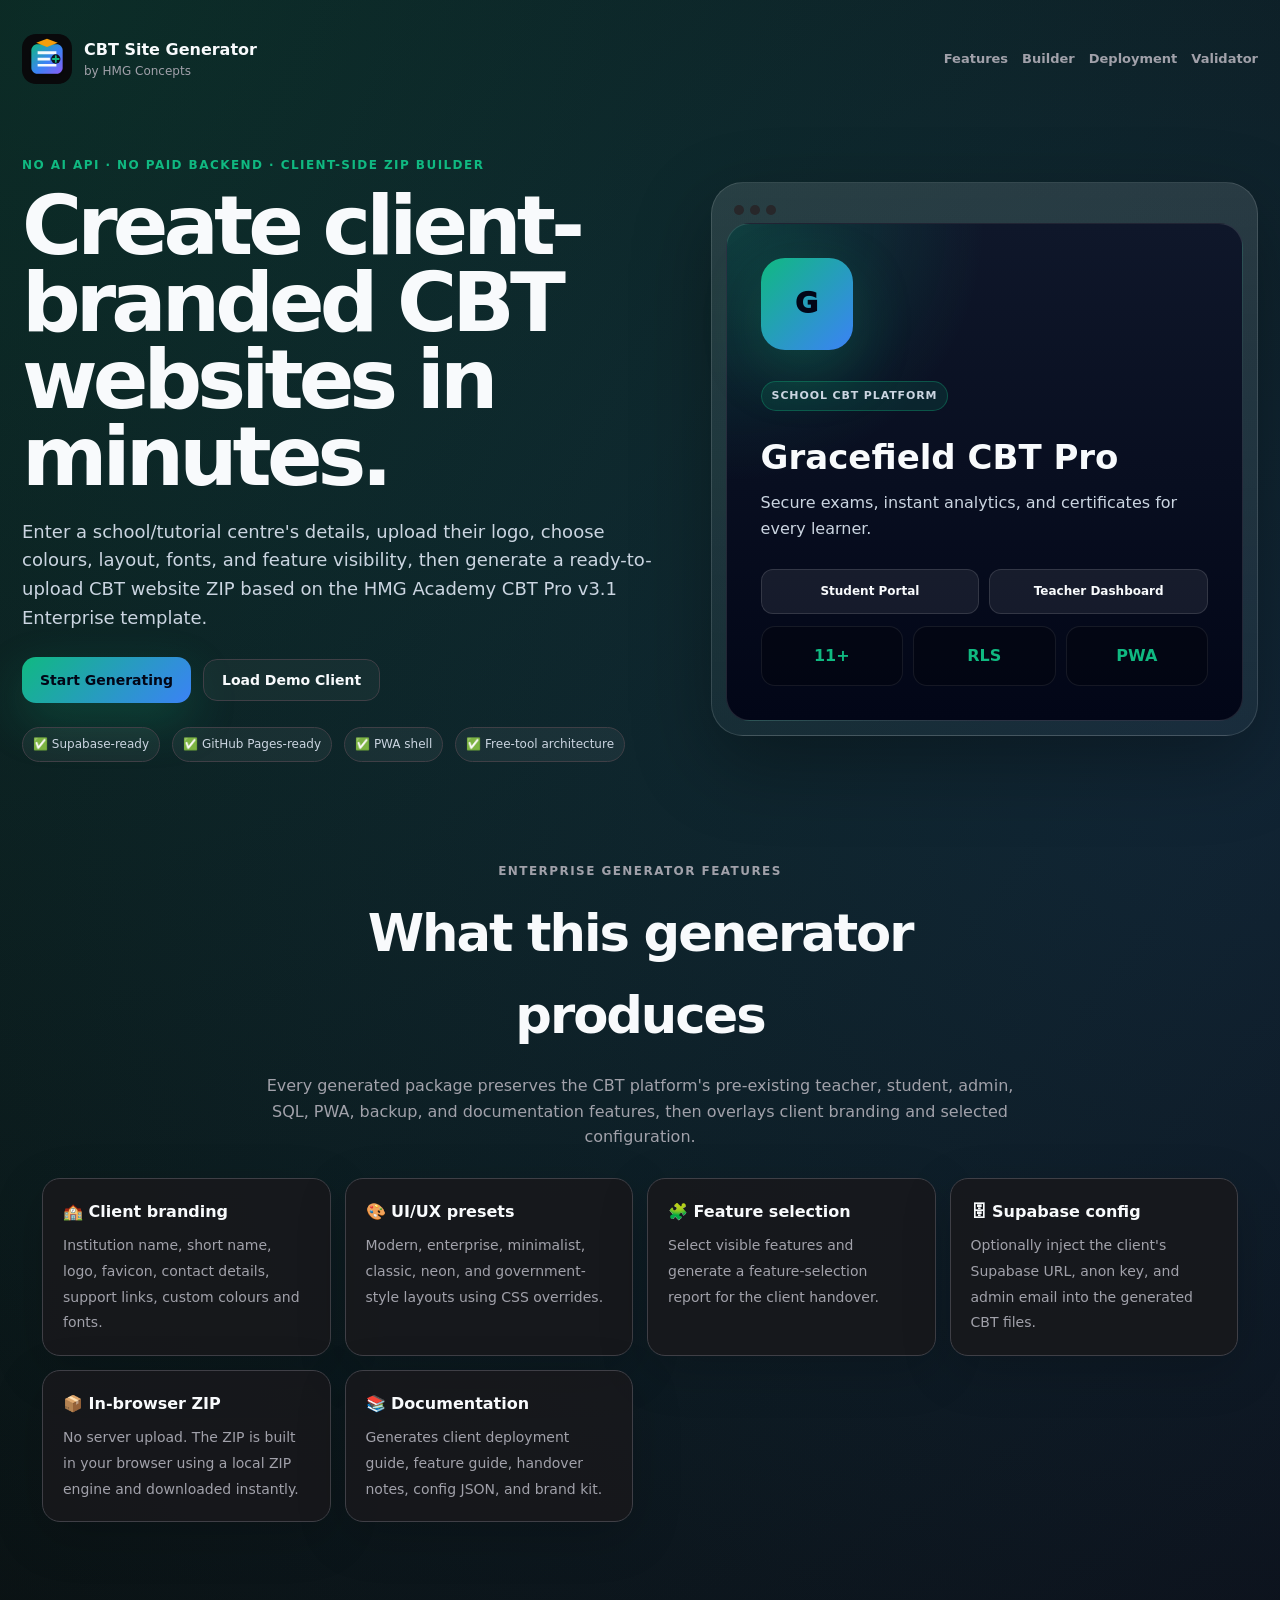
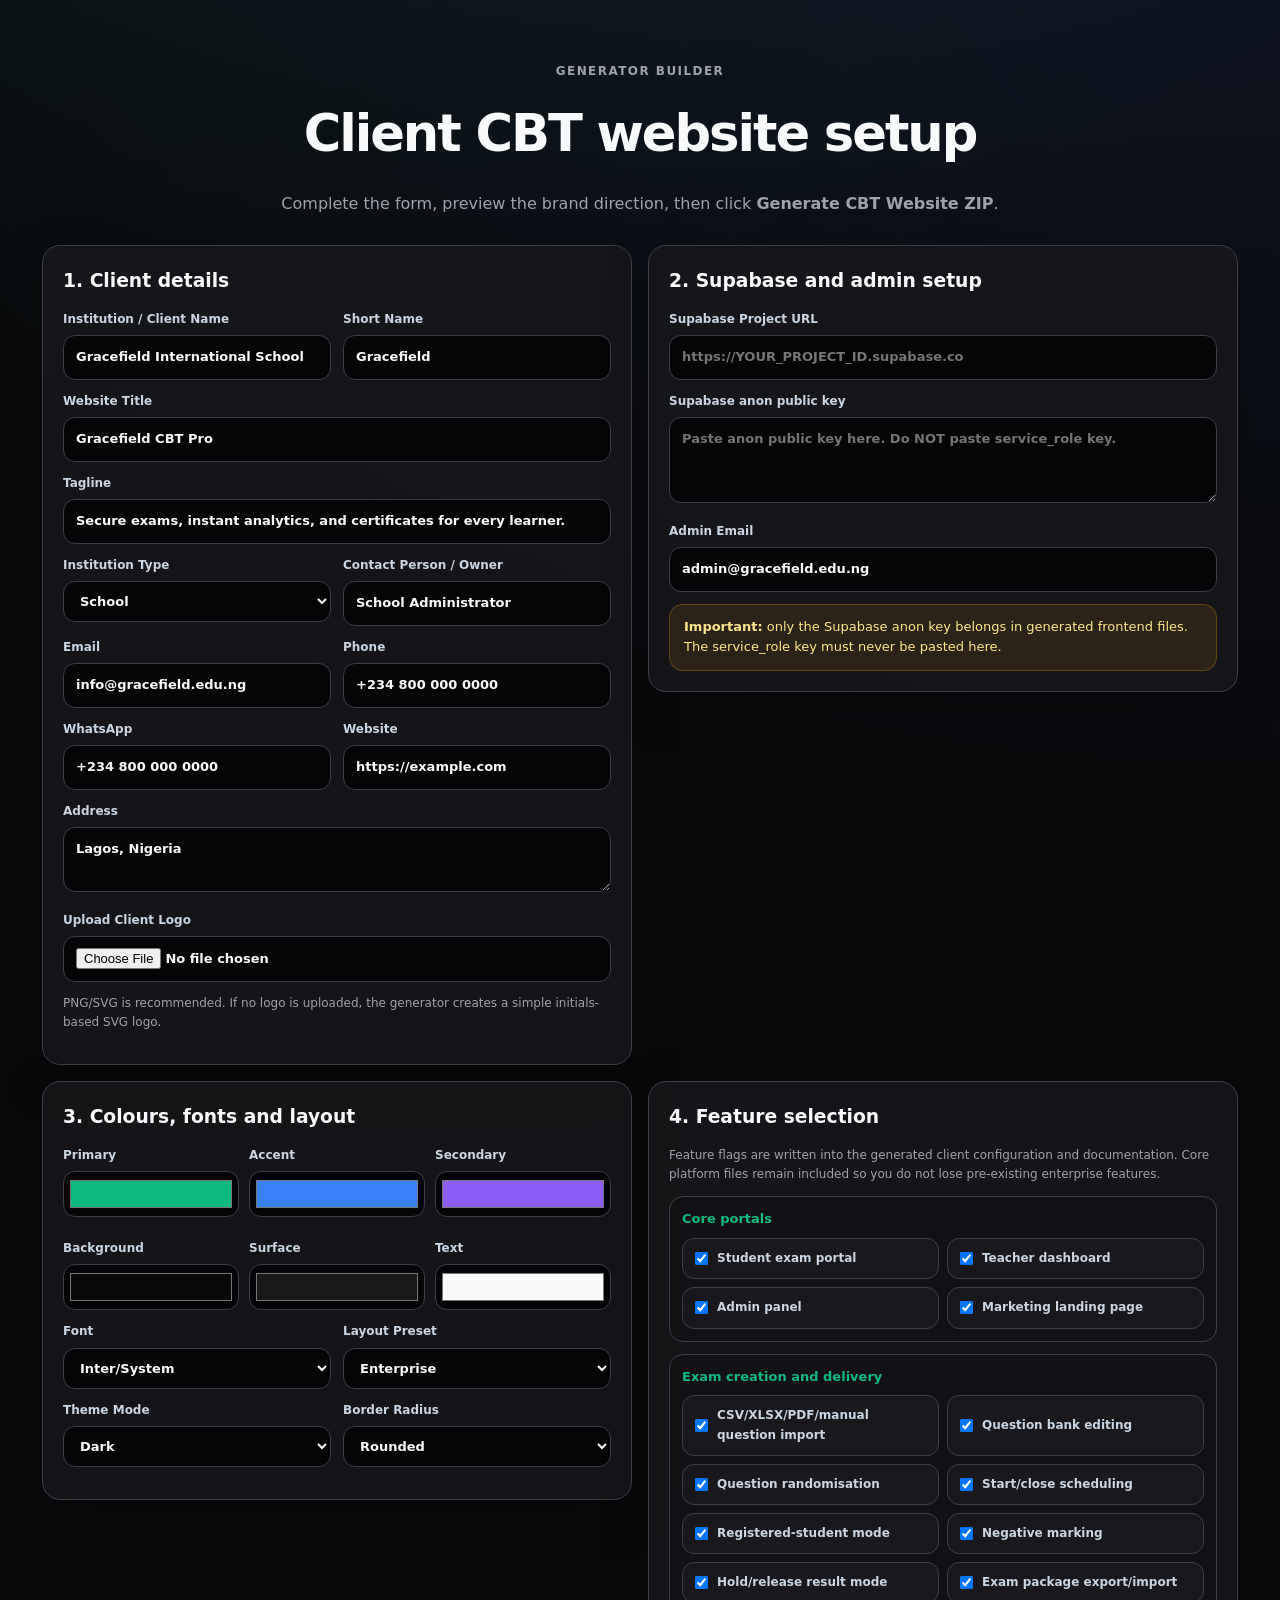
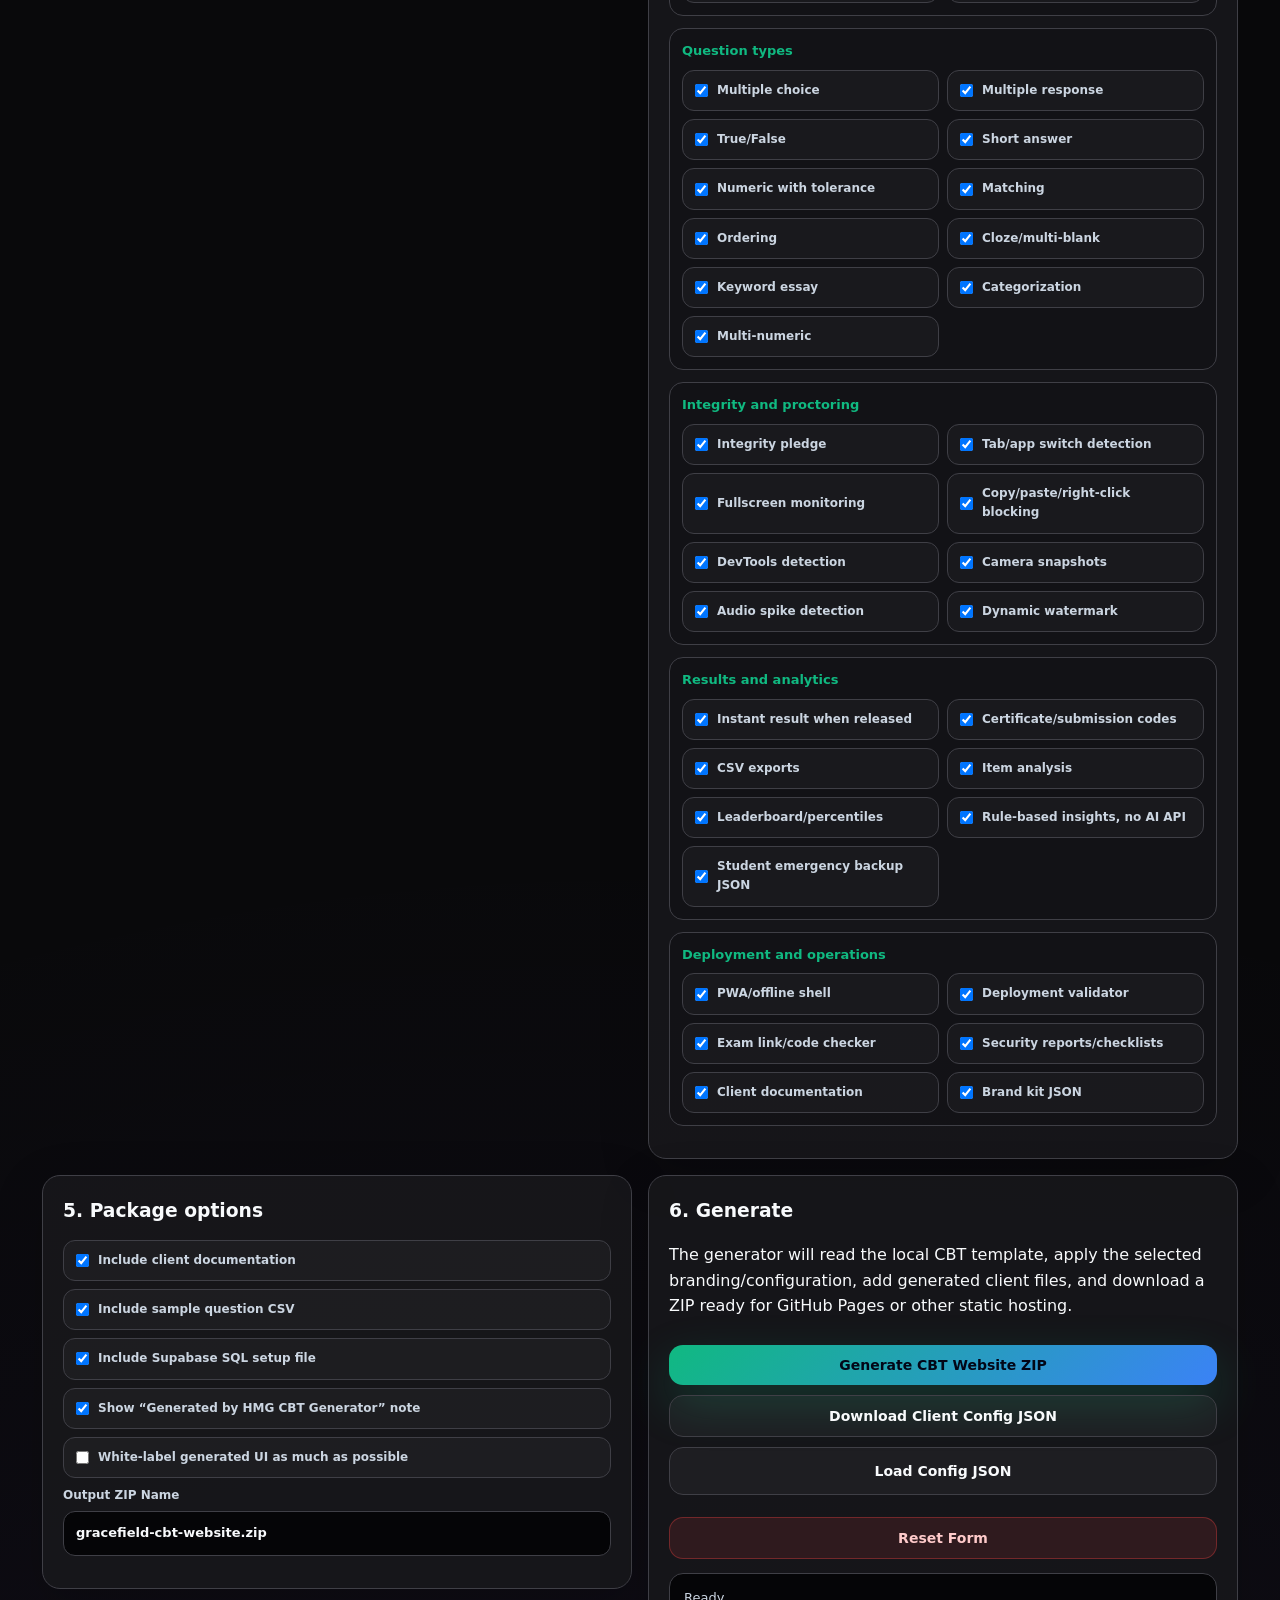
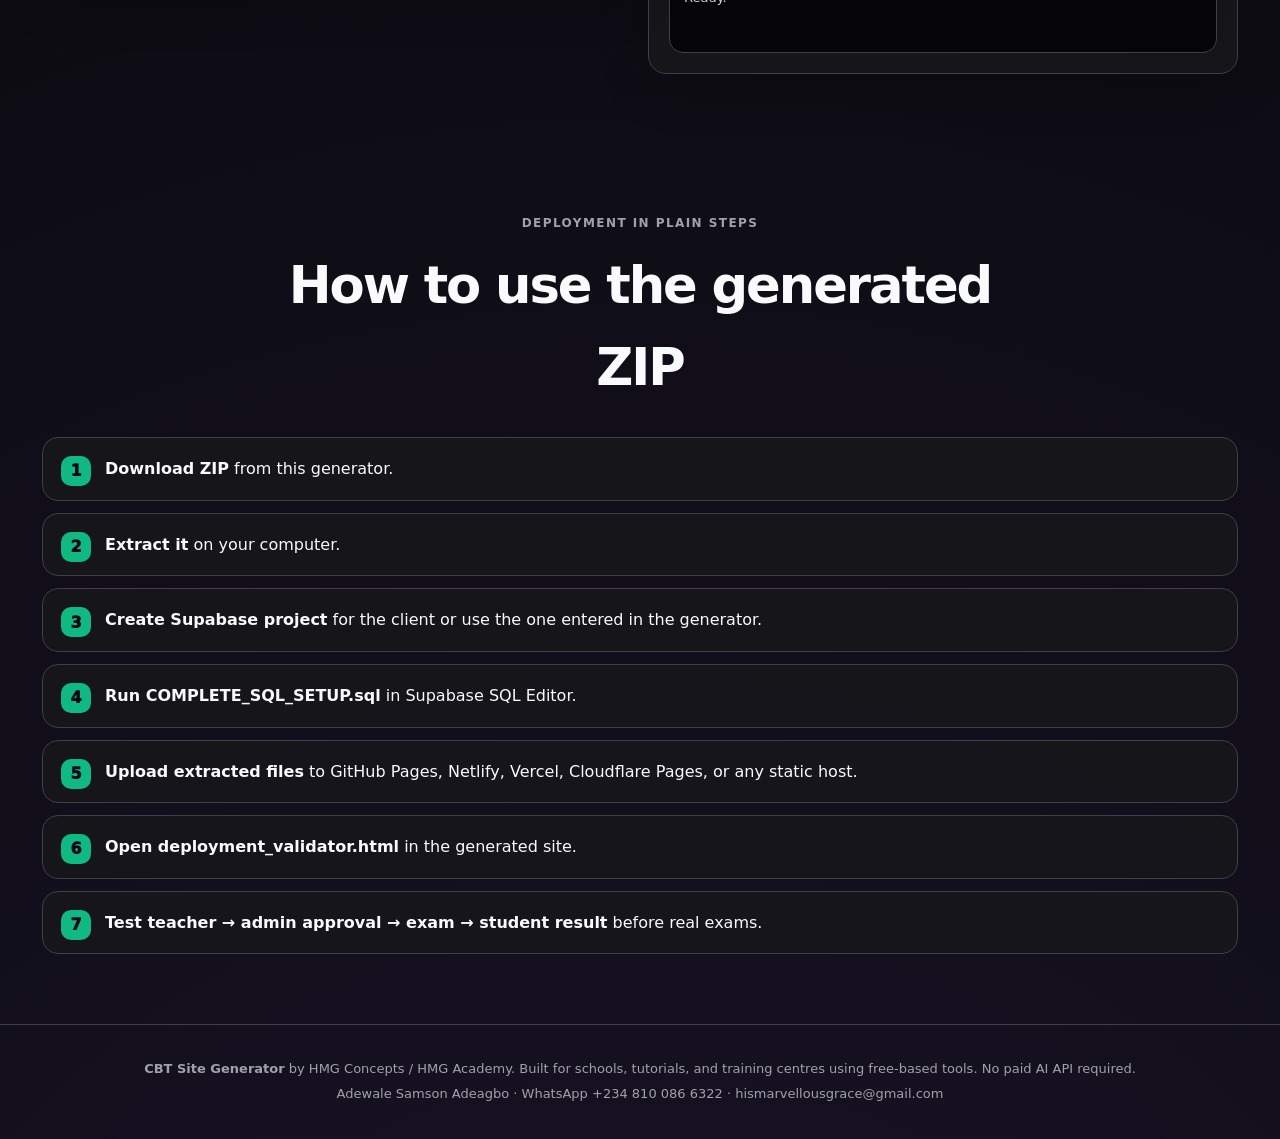
<file: index.html>
<!DOCTYPE html>
<html lang="en">
<head>
  <meta charset="UTF-8">
  <meta name="viewport" content="width=device-width, initial-scale=1.0">
  <title>CBT Site Generator | HMG Academy CBT Pro</title>
  <meta name="description" content="Generate client-branded CBT websites for schools, tutorials, and training centres using free static hosting and Supabase.">
  <link rel="manifest" href="manifest.webmanifest">
  <link rel="icon" href="assets/generator-logo.svg" type="image/svg+xml">
  <link rel="stylesheet" href="styles.css">
</head>
<body>
  <header class="hero">
    <nav class="topbar">
      <a class="brand" href="#top" aria-label="CBT Generator home">
        <img src="assets/generator-logo.svg" alt="CBT Generator logo">
        <span><strong>CBT Site Generator</strong><small>by HMG Concepts</small></span>
      </a>
      <div class="nav-actions">
        <a href="#features">Features</a>
        <a href="#builder">Builder</a>
        <a href="#deployment">Deployment</a>
        <a href="generator_validator.html">Validator</a>
      </div>
    </nav>

    <section id="top" class="hero-grid">
      <div>
        <p class="eyebrow">No AI API · No paid backend · Client-side ZIP builder</p>
        <h1>Create client-branded CBT websites in minutes.</h1>
        <p class="lead">Enter a school/tutorial centre's details, upload their logo, choose colours, layout, fonts, and feature visibility, then generate a ready-to-upload CBT website ZIP based on the HMG Academy CBT Pro v3.1 Enterprise template.</p>
        <div class="hero-actions">
          <a class="btn primary" href="#builder">Start Generating</a>
          <button class="btn ghost" id="load-demo-btn" type="button">Load Demo Client</button>
        </div>
        <div class="trust-row">
          <span>✅ Supabase-ready</span>
          <span>✅ GitHub Pages-ready</span>
          <span>✅ PWA shell</span>
          <span>✅ Free-tool architecture</span>
        </div>
      </div>
      <aside class="preview-device" id="live-preview">
        <div class="device-top"><span></span><span></span><span></span></div>
        <div class="preview-card">
          <div class="preview-logo" id="preview-logo">HG</div>
          <p class="preview-pill" id="preview-type">School CBT Platform</p>
          <h2 id="preview-name">Client Academy CBT</h2>
          <p id="preview-tagline">Secure exams, instant results, and analytics.</p>
          <div class="preview-buttons"><span>Student Portal</span><span>Teacher Dashboard</span></div>
          <div class="preview-stats"><b>11+</b><b>RLS</b><b>PWA</b></div>
        </div>
      </aside>
    </section>
  </header>

  <main>
    <section id="features" class="section">
      <div class="section-head">
        <p class="eyebrow">Enterprise generator features</p>
        <h2>What this generator produces</h2>
        <p>Every generated package preserves the CBT platform's pre-existing teacher, student, admin, SQL, PWA, backup, and documentation features, then overlays client branding and selected configuration.</p>
      </div>
      <div class="feature-grid">
        <article><b>🏫 Client branding</b><span>Institution name, short name, logo, favicon, contact details, support links, custom colours and fonts.</span></article>
        <article><b>🎨 UI/UX presets</b><span>Modern, enterprise, minimalist, classic, neon, and government-style layouts using CSS overrides.</span></article>
        <article><b>🧩 Feature selection</b><span>Select visible features and generate a feature-selection report for the client handover.</span></article>
        <article><b>🗄 Supabase config</b><span>Optionally inject the client's Supabase URL, anon key, and admin email into the generated CBT files.</span></article>
        <article><b>📦 In-browser ZIP</b><span>No server upload. The ZIP is built in your browser using a local ZIP engine and downloaded instantly.</span></article>
        <article><b>📚 Documentation</b><span>Generates client deployment guide, feature guide, handover notes, config JSON, and brand kit.</span></article>
      </div>
    </section>

    <section id="builder" class="section builder-section">
      <div class="section-head">
        <p class="eyebrow">Generator builder</p>
        <h2>Client CBT website setup</h2>
        <p>Complete the form, preview the brand direction, then click <strong>Generate CBT Website ZIP</strong>.</p>
      </div>

      <form id="generator-form" name="generator-form" class="builder-grid">
        <div class="panel form-panel">
          <h3>1. Client details</h3>
          <div class="two-col">
            <label>Institution / Client Name<input name="clientName" required value="Gracefield International School"></label>
            <label>Short Name<input name="shortName" required value="Gracefield"></label>
          </div>
          <label>Website Title<input name="siteTitle" value="Gracefield CBT Pro"></label>
          <label>Tagline<input name="tagline" value="Secure exams, instant analytics, and certificates for every learner."></label>
          <div class="two-col">
            <label>Institution Type
              <select name="institutionType">
                <option>School</option><option>Tutorial Centre</option><option>University</option><option>Training Centre</option><option>Corporate Academy</option><option>Religious School</option>
              </select>
            </label>
            <label>Contact Person / Owner<input name="ownerName" value="School Administrator"></label>
          </div>
          <div class="two-col">
            <label>Email<input name="email" type="email" value="info@gracefield.edu.ng"></label>
            <label>Phone<input name="phone" value="+234 800 000 0000"></label>
          </div>
          <div class="two-col">
            <label>WhatsApp<input name="whatsapp" value="+234 800 000 0000"></label>
            <label>Website<input name="website" value="https://example.com"></label>
          </div>
          <label>Address<textarea name="address" rows="2">Lagos, Nigeria</textarea></label>
          <label>Upload Client Logo<input name="logo" id="logo-input" type="file" accept="image/png,image/jpeg,image/webp,image/svg+xml"></label>
          <p class="hint">PNG/SVG is recommended. If no logo is uploaded, the generator creates a simple initials-based SVG logo.</p>
        </div>

        <div class="panel form-panel">
          <h3>2. Supabase and admin setup</h3>
          <label>Supabase Project URL<input name="supabaseUrl" placeholder="https://YOUR_PROJECT_ID.supabase.co"></label>
          <label>Supabase anon public key<textarea name="supabaseKey" rows="3" placeholder="Paste anon public key here. Do NOT paste service_role key."></textarea></label>
          <label>Admin Email<input name="adminEmail" type="email" value="admin@gracefield.edu.ng"></label>
          <div class="notice warning"><strong>Important:</strong> only the Supabase anon key belongs in generated frontend files. The service_role key must never be pasted here.</div>
        </div>

        <div class="panel form-panel">
          <h3>3. Colours, fonts and layout</h3>
          <div class="colour-grid">
            <label>Primary<input name="primary" type="color" value="#10b981"></label>
            <label>Accent<input name="accent" type="color" value="#3b82f6"></label>
            <label>Secondary<input name="secondary" type="color" value="#8b5cf6"></label>
            <label>Background<input name="background" type="color" value="#09090b"></label>
            <label>Surface<input name="surface" type="color" value="#18181b"></label>
            <label>Text<input name="text" type="color" value="#f8fafc"></label>
          </div>
          <div class="two-col">
            <label>Font
              <select name="font">
                <option value="Inter, system-ui, -apple-system, Segoe UI, sans-serif">Inter/System</option>
                <option value="Plus Jakarta Sans, system-ui, sans-serif">Plus Jakarta Sans</option>
                <option value="Poppins, system-ui, sans-serif">Poppins</option>
                <option value="Nunito, system-ui, sans-serif">Nunito</option>
                <option value="Montserrat, system-ui, sans-serif">Montserrat</option>
                <option value="Georgia, serif">Georgia Serif</option>
              </select>
            </label>
            <label>Layout Preset
              <select name="layout">
                <option value="enterprise">Enterprise</option>
                <option value="modern">Modern Cards</option>
                <option value="classic">Classic School</option>
                <option value="minimal">Minimal</option>
                <option value="neon">Neon Tech</option>
                <option value="government">Government/Institutional</option>
              </select>
            </label>
          </div>
          <div class="two-col">
            <label>Theme Mode
              <select name="themeMode"><option value="dark">Dark</option><option value="light">Light</option><option value="auto">Auto</option></select>
            </label>
            <label>Border Radius
              <select name="radius"><option value="18px">Rounded</option><option value="10px">Medium</option><option value="4px">Sharp</option><option value="28px">Soft/Pill</option></select>
            </label>
          </div>
        </div>

        <div class="panel form-panel features-panel">
          <h3>4. Feature selection</h3>
          <p class="hint">Feature flags are written into the generated client configuration and documentation. Core platform files remain included so you do not lose pre-existing enterprise features.</p>
          <div id="feature-groups"></div>
        </div>

        <div class="panel form-panel">
          <h3>5. Package options</h3>
          <label class="check"><input type="checkbox" name="includeDocs" checked> Include client documentation</label>
          <label class="check"><input type="checkbox" name="includeSampleCsv" checked> Include sample question CSV</label>
          <label class="check"><input type="checkbox" name="includeSql" checked> Include Supabase SQL setup file</label>
          <label class="check"><input type="checkbox" name="includeGeneratorCredit" checked> Show “Generated by HMG CBT Generator” note</label>
          <label class="check"><input type="checkbox" name="whiteLabel"> White-label generated UI as much as possible</label>
          <label>Output ZIP Name<input name="zipName" value="gracefield-cbt-website.zip"></label>
        </div>

        <div class="panel action-panel">
          <h3>6. Generate</h3>
          <p>The generator will read the local CBT template, apply the selected branding/configuration, add generated client files, and download a ZIP ready for GitHub Pages or other static hosting.</p>
          <button class="btn primary wide" type="button" id="generate-btn">Generate CBT Website ZIP</button>
          <button class="btn ghost wide" type="button" id="download-config-btn">Download Client Config JSON</button>
          <label class="btn ghost wide file-btn">Load Config JSON<input id="config-file" type="file" accept="application/json"></label>
          <button class="btn danger wide" type="reset">Reset Form</button>
          <div id="status" class="status-box">Ready.</div>
        </div>
      </form>
    </section>

    <section id="deployment" class="section">
      <div class="section-head">
        <p class="eyebrow">Deployment in plain steps</p>
        <h2>How to use the generated ZIP</h2>
      </div>
      <ol class="steps">
        <li><strong>Download ZIP</strong> from this generator.</li>
        <li><strong>Extract it</strong> on your computer.</li>
        <li><strong>Create Supabase project</strong> for the client or use the one entered in the generator.</li>
        <li><strong>Run COMPLETE_SQL_SETUP.sql</strong> in Supabase SQL Editor.</li>
        <li><strong>Upload extracted files</strong> to GitHub Pages, Netlify, Vercel, Cloudflare Pages, or any static host.</li>
        <li><strong>Open deployment_validator.html</strong> in the generated site.</li>
        <li><strong>Test teacher → admin approval → exam → student result</strong> before real exams.</li>
      </ol>
    </section>
  </main>

  <footer class="footer">
    <p><strong>CBT Site Generator</strong> by HMG Concepts / HMG Academy. Built for schools, tutorials, and training centres using free-based tools. No paid AI API required.</p>
    <p>Adewale Samson Adeagbo · WhatsApp +234 810 086 6322 · hismarvellousgrace@gmail.com</p>
  </footer>

  <script src="generator.js"></script>
</body>
</html>
</file>
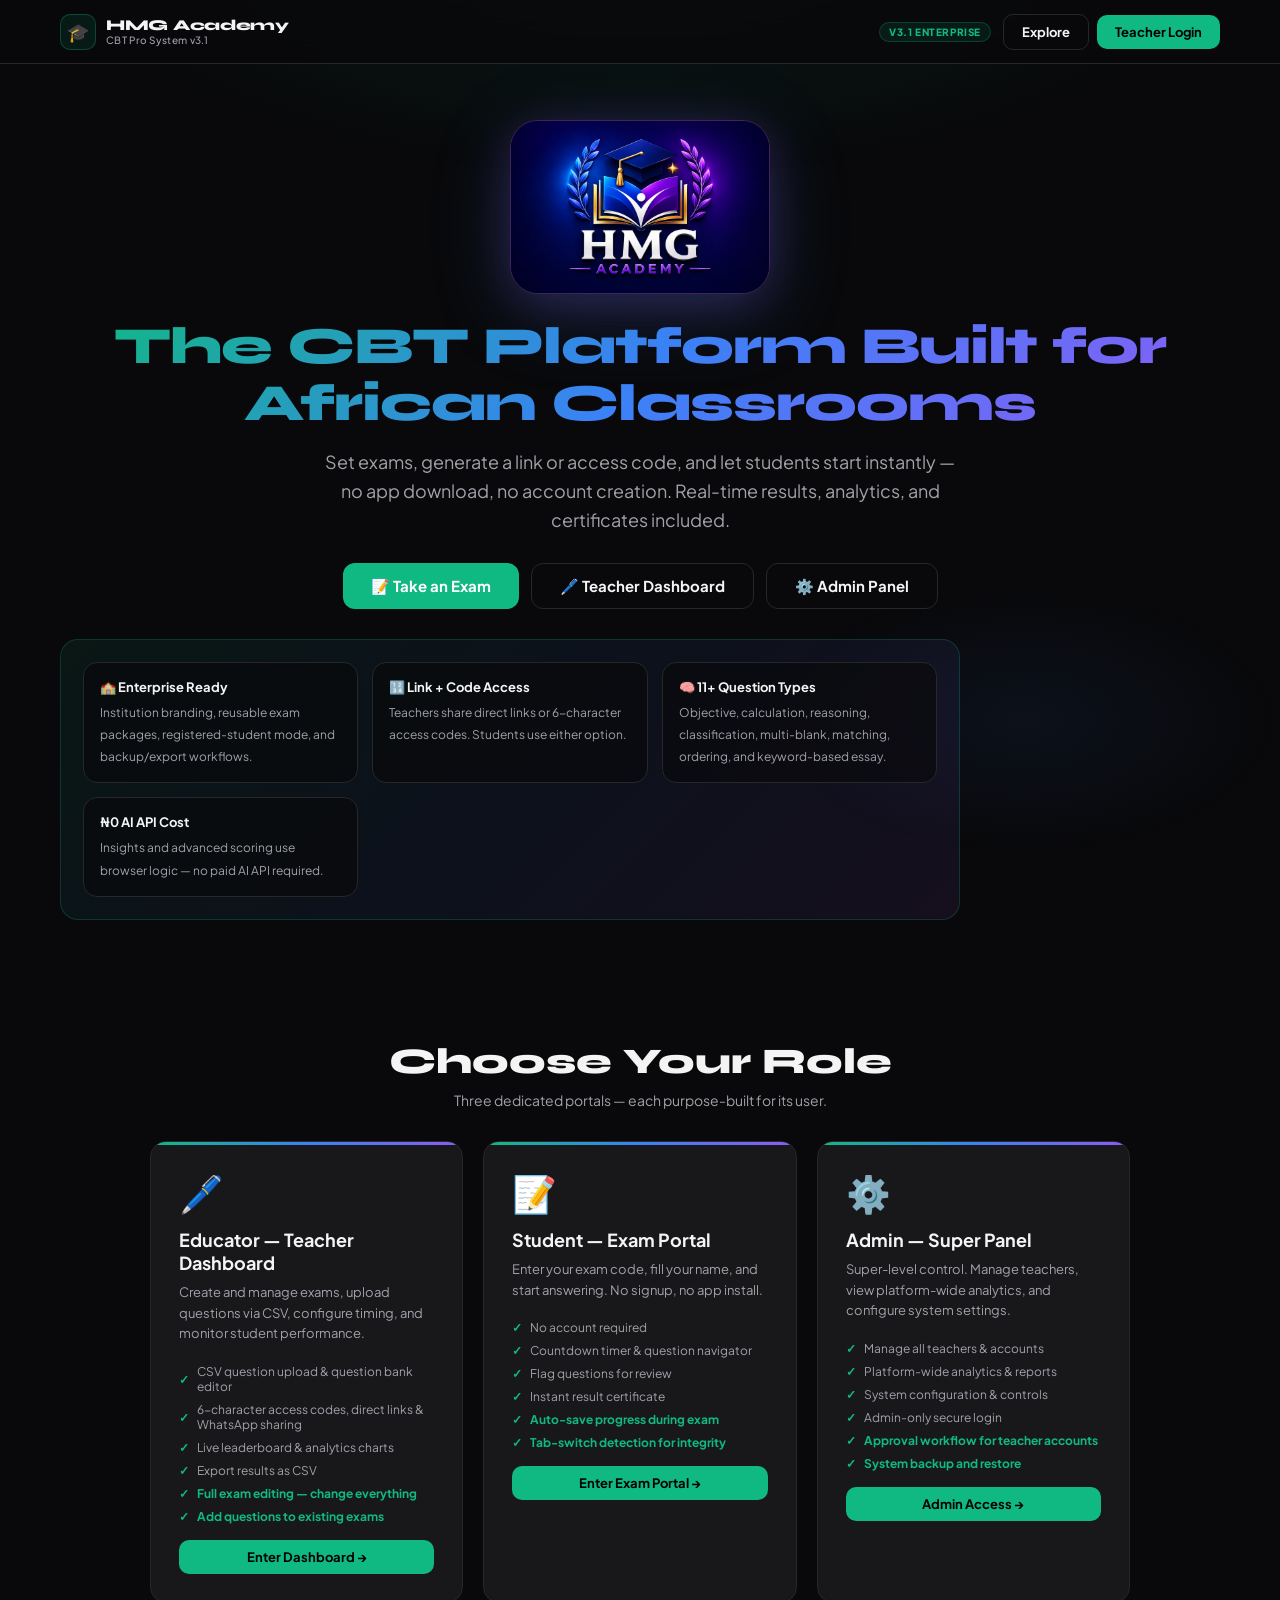
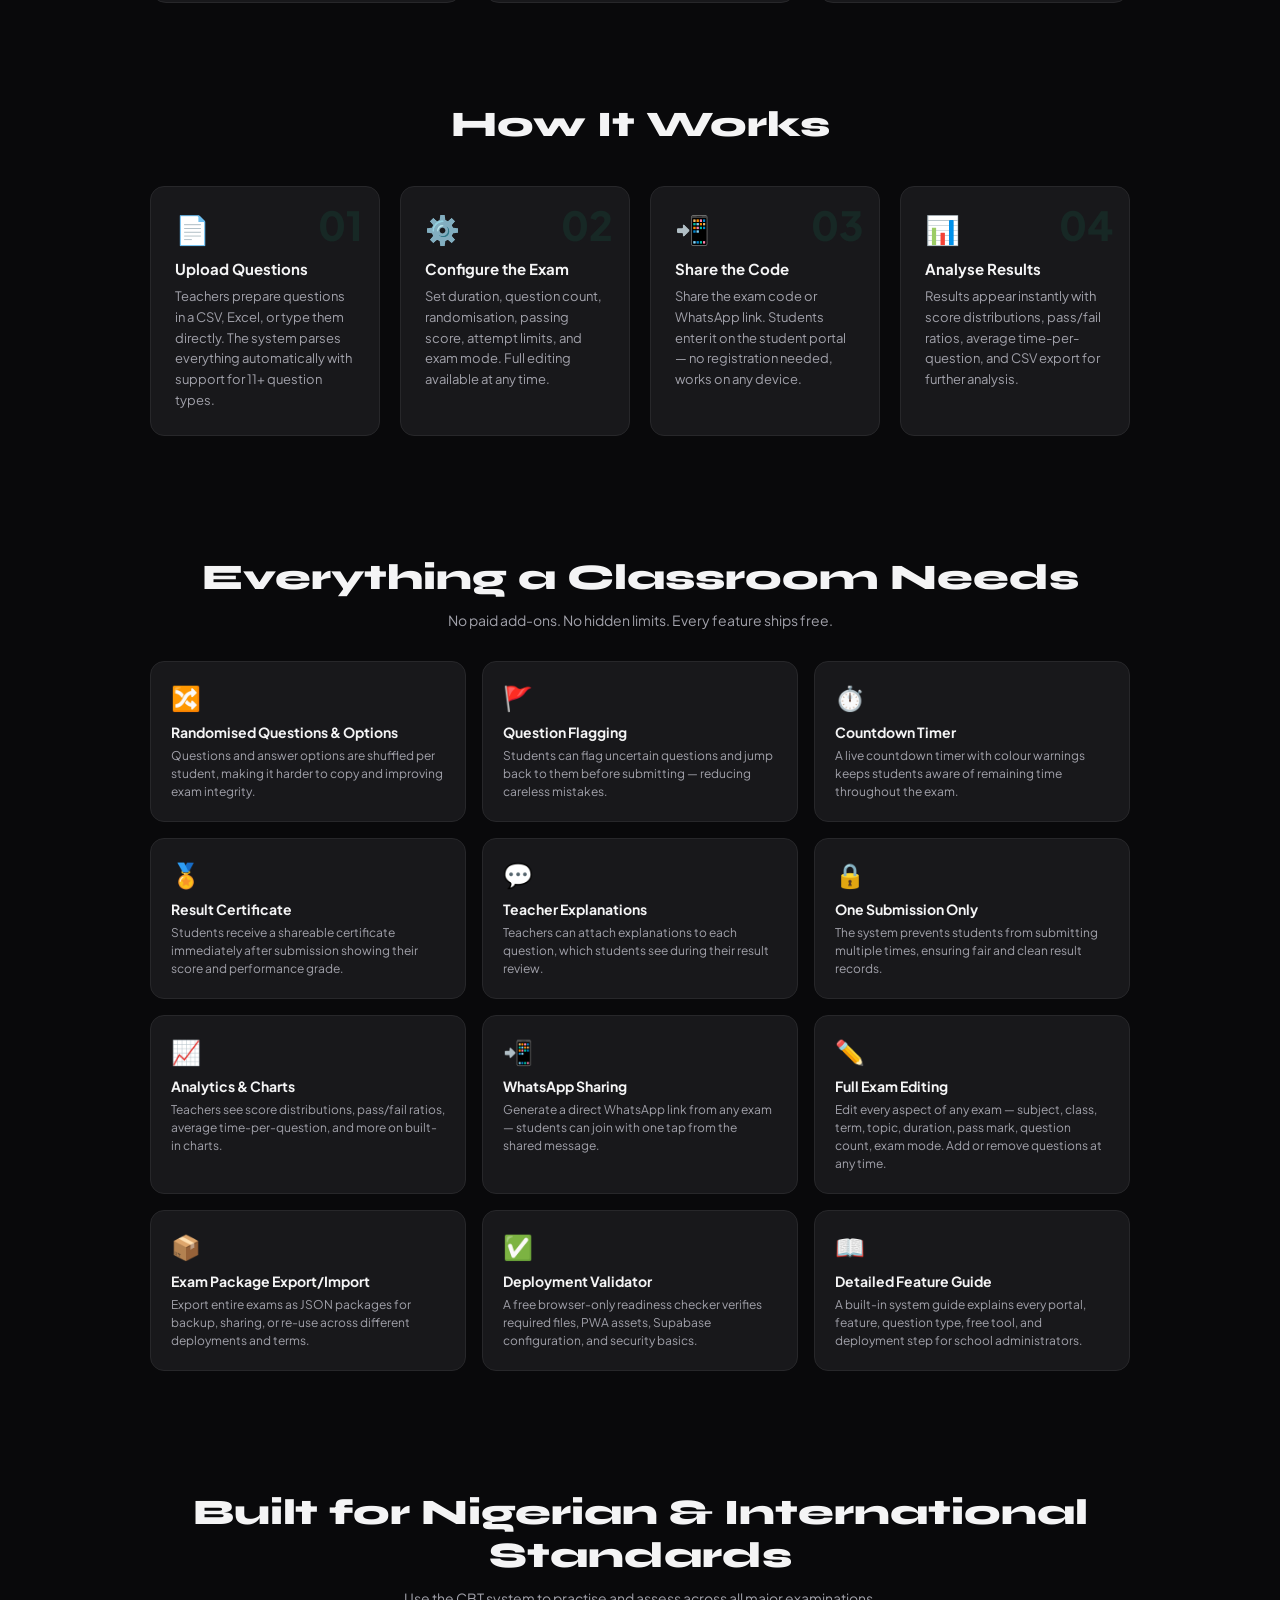
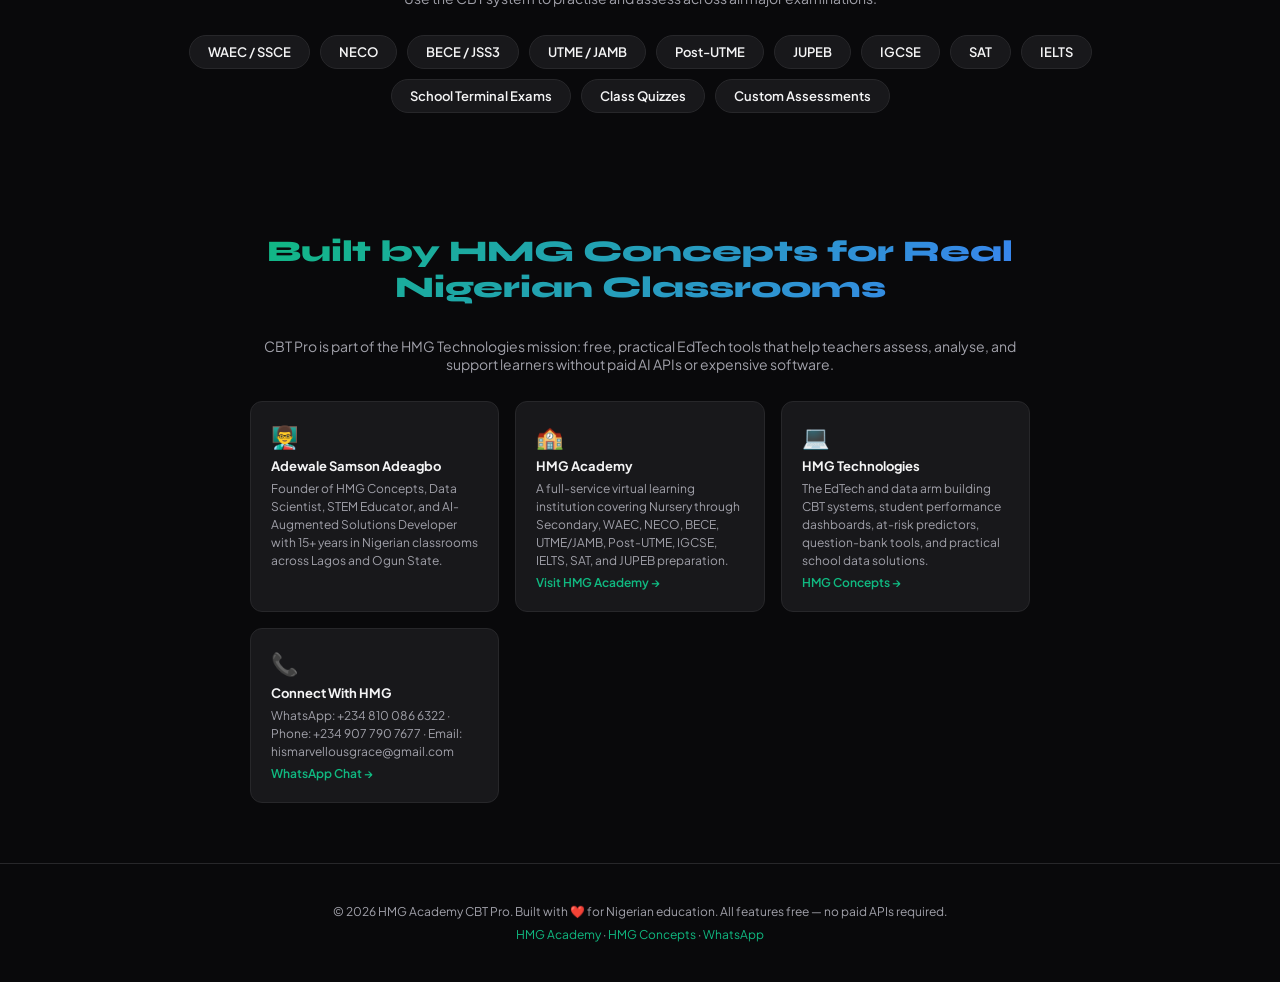
<file: templates/hmg-cbt-pro-v3.1/index.html>
<!DOCTYPE html>
<html lang="en">
<head>
<meta charset="UTF-8">
<meta name="viewport" content="width=device-width, initial-scale=1.0">
<title>HMG Academy CBT Pro v3.1</title>
<link rel="manifest" href="manifest.webmanifest">
<link rel="icon" href="assets/hmg-academy-logo.png">
<link rel="apple-touch-icon" href="assets/hmg-academy-logo.png">
<meta name="theme-color" content="#10b981">
<link href="https://fonts.googleapis.com/css2?family=Plus+Jakarta+Sans:wght@400;500;600;700;800&family=Syne:wght@700;800&display=swap" rel="stylesheet">
<style>
:root{--bg:#09090b;--surface:#18181b;--surface-2:#1f1f22;--surface-hover:#27272a;--primary:#10b981;--primary-hover:#059669;--primary-dim:rgba(16,185,129,0.1);--border:#27272a;--text:#f4f4f5;--text-muted:#a1a1aa;--info:#3b82f6;--info-dim:rgba(59,130,246,0.1);--warning:#f59e0b;--warning-dim:rgba(245,158,11,0.1);--purple:#8b5cf6;--purple-dim:rgba(139,92,246,0.1);--danger:#ef4444;--radius:14px}
*,*::before,*::after{box-sizing:border-box;margin:0;padding:0}
html{scroll-behavior:smooth}
body{font-family:'Plus Jakarta Sans',sans-serif;background:var(--bg);color:var(--text);min-height:100vh;overflow-x:hidden}
body::before{content:'';position:fixed;inset:0;background-image:radial-gradient(ellipse 80% 50% at 50% -10%,rgba(16,185,129,0.12) 0%,transparent 60%),radial-gradient(ellipse 40% 30% at 80% 80%,rgba(59,130,246,0.07) 0%,transparent 50%);pointer-events:none;z-index:0}
.hero-brand-logo{width:min(260px,70vw);border-radius:28px;margin:0 auto 24px;display:block;border:1px solid rgba(168,85,247,0.35);box-shadow:0 18px 80px rgba(59,130,246,0.22),0 8px 45px rgba(168,85,247,0.18);animation:fadeUp 0.6s ease both}
.enterprise-banner{margin-top:30px;background:linear-gradient(135deg,rgba(16,185,129,0.08),rgba(59,130,246,0.07),rgba(168,85,247,0.08));border:1px solid rgba(16,185,129,0.22);border-radius:18px;padding:22px;display:grid;grid-template-columns:repeat(auto-fit,minmax(210px,1fr));gap:14px;text-align:left;max-width:900px}
.enterprise-mini{background:rgba(9,9,11,0.68);border:1px solid var(--border);border-radius:14px;padding:16px}
.enterprise-mini strong{display:block;color:var(--text);font-size:13px;margin-bottom:5px}
.enterprise-mini span{font-size:12px;color:var(--text-muted);line-height:1.6}
nav{position:fixed;top:0;left:0;right:0;height:64px;background:rgba(9,9,11,0.85);backdrop-filter:blur(14px);-webkit-backdrop-filter:blur(14px);border-bottom:1px solid var(--border);display:flex;align-items:center;padding:0 clamp(20px,5vw,60px);gap:12px;z-index:999}
.nav-logo{display:flex;align-items:center;gap:10px;text-decoration:none;flex:1}
.nav-logo-icon{width:36px;height:36px;background:var(--primary-dim);border:1px solid rgba(16,185,129,0.3);border-radius:10px;display:flex;align-items:center;justify-content:center;font-size:18px;flex-shrink:0}
.nav-logo-text{font-family:'Syne',sans-serif;font-size:15px;font-weight:800;color:var(--text);letter-spacing:-0.3px;line-height:1.1}
.nav-logo-sub{font-size:10px;font-weight:500;color:var(--text-muted);letter-spacing:0.3px}
.nav-badge{font-size:10px;font-weight:800;text-transform:uppercase;letter-spacing:0.6px;padding:3px 9px;border-radius:20px;background:var(--primary-dim);color:var(--primary);border:1px solid rgba(16,185,129,0.25)}
.nav-cta{display:flex;align-items:center;gap:8px}
.btn{display:inline-flex;align-items:center;gap:6px;padding:9px 18px;border-radius:10px;border:none;font-family:'Plus Jakarta Sans',sans-serif;font-size:13px;font-weight:700;cursor:pointer;text-decoration:none;transition:all 0.2s ease;white-space:nowrap}
.btn-primary{background:var(--primary);color:#000}.btn-primary:hover{background:var(--primary-hover)}
.btn-outline{background:transparent;color:var(--text);border:1px solid var(--border)}.btn-outline:hover{background:var(--surface-hover)}
.hero{position:relative;padding:120px clamp(20px,5vw,60px) 80px;text-align:center;z-index:1}
.hero h1{font-family:'Syne',sans-serif;font-size:clamp(28px,5vw,52px);font-weight:800;letter-spacing:-1px;line-height:1.1;margin-bottom:16px;background:linear-gradient(135deg,var(--primary),var(--info),var(--purple));-webkit-background-clip:text;-webkit-text-fill-color:transparent;background-clip:text}
.hero p{font-size:clamp(14px,2vw,18px);color:var(--text-muted);max-width:640px;margin:0 auto 28px;line-height:1.6}
.hero-actions{display:flex;flex-wrap:wrap;gap:12px;justify-content:center}
.btn-hero-primary{padding:12px 28px;font-size:15px;background:var(--primary);color:#fff;border-radius:12px;border:none;font-weight:700;cursor:pointer;text-decoration:none;transition:all 0.3s}.btn-hero-primary:hover{background:var(--primary-hover);transform:translateY(-2px)}
.btn-hero-secondary{padding:12px 28px;font-size:15px;background:transparent;color:var(--text);border:1px solid var(--border);border-radius:12px;cursor:pointer;text-decoration:none;transition:all 0.3s}.btn-hero-secondary:hover{background:var(--surface-hover);transform:translateY(-2px)}
.portals{padding:40px clamp(20px,5vw,60px);max-width:1100px;margin:0 auto}
.portals-grid{display:grid;grid-template-columns:repeat(auto-fit,minmax(300px,1fr));gap:20px}
.portal-card{background:var(--surface);border:1px solid var(--border);border-radius:16px;padding:28px;transition:all 0.3s;position:relative;overflow:hidden}
.portal-card:hover{border-color:var(--primary);transform:translateY(-4px);box-shadow:0 12px 40px rgba(0,0,0,0.3)}
.portal-card::before{content:'';position:absolute;top:0;left:0;right:0;height:3px;background:linear-gradient(90deg,var(--primary),var(--info),var(--purple))}
.portal-card h3{font-size:18px;font-weight:700;margin:12px 0 8px}
.portal-card p{font-size:13px;color:var(--text-muted);line-height:1.6;margin-bottom:16px}
.portal-features{list-style:none;padding:0}
.portal-features li{font-size:12px;color:var(--text-muted);padding:4px 0;display:flex;align-items:center;gap:8px}
.portal-features li::before{content:'\2713';color:var(--primary);font-weight:700}
.portal-card .btn{margin-top:12px;width:100%;justify-content:center}
.workflow{padding:60px clamp(20px,5vw,60px);max-width:1100px;margin:0 auto;text-align:center}
.workflow h2{font-family:'Syne',sans-serif;font-size:clamp(22px,3vw,36px);font-weight:800;margin-bottom:40px}
.steps{display:grid;grid-template-columns:repeat(auto-fit,minmax(220px,1fr));gap:20px;text-align:left}
.step{background:var(--surface);border:1px solid var(--border);border-radius:14px;padding:24px;position:relative}
.step-num{font-size:40px;font-weight:800;color:var(--primary-dim);position:absolute;top:12px;right:16px}
.step-icon{font-size:28px;margin-bottom:12px}
.step h4{font-size:15px;font-weight:700;margin-bottom:8px}
.step p{font-size:13px;color:var(--text-muted);line-height:1.6}
.features{padding:60px clamp(20px,5vw,60px);max-width:1100px;margin:0 auto}
.features h2{font-family:'Syne',sans-serif;font-size:clamp(22px,3vw,36px);font-weight:800;margin-bottom:12px;text-align:center}
.features>p{text-align:center;color:var(--text-muted);font-size:14px;margin-bottom:32px}
.features-grid{display:grid;grid-template-columns:repeat(auto-fit,minmax(250px,1fr));gap:16px}
.feature-item{background:var(--surface);border:1px solid var(--border);border-radius:14px;padding:20px;transition:all 0.2s}
.feature-item:hover{border-color:var(--primary)}
.feature-item .fi-icon{font-size:24px;margin-bottom:10px}
.feature-item h4{font-size:14px;font-weight:700;margin-bottom:6px}
.feature-item p{font-size:12px;color:var(--text-muted);line-height:1.5}
.exam-types{padding:60px clamp(20px,5vw,60px);max-width:1100px;margin:0 auto;text-align:center}
.exam-types h2{font-family:'Syne',sans-serif;font-size:clamp(22px,3vw,36px);font-weight:800;margin-bottom:12px}
.exam-types>p{color:var(--text-muted);font-size:14px;margin-bottom:28px}
.type-pills{display:flex;flex-wrap:wrap;gap:10px;justify-content:center}
.type-pill{padding:8px 18px;background:var(--surface);border:1px solid var(--border);border-radius:20px;font-size:13px;font-weight:600;transition:all 0.2s;cursor:default}
.type-pill:hover{border-color:var(--primary);color:var(--primary)}
.brand{padding:60px clamp(20px,5vw,60px);max-width:900px;margin:0 auto;text-align:center}
.brand h2{font-family:'Syne',sans-serif;font-size:clamp(20px,3vw,30px);font-weight:800;margin-bottom:32px;background:linear-gradient(135deg,var(--primary),var(--info));-webkit-background-clip:text;-webkit-text-fill-color:transparent;background-clip:text}
.brand-grid{display:grid;grid-template-columns:repeat(auto-fit,minmax(200px,1fr));gap:16px;text-align:left}
.brand-item{background:var(--surface);border:1px solid var(--border);border-radius:12px;padding:20px}
.brand-item .bi-icon{font-size:22px;margin-bottom:8px}
.brand-item h4{font-size:13px;font-weight:700;margin-bottom:6px}
.brand-item p{font-size:12px;color:var(--text-muted);line-height:1.5}
.brand-item a{color:var(--primary);text-decoration:none;font-size:12px;font-weight:600}
.brand-item a:hover{text-decoration:underline}
footer{text-align:center;padding:40px 20px;border-top:1px solid var(--border);color:var(--text-muted);font-size:12px}
footer a{color:var(--primary);text-decoration:none}
footer a:hover{text-decoration:underline}
@keyframes fadeUp{from{opacity:0;transform:translateY(20px)}to{opacity:1;transform:translateY(0)}}
@media(max-width:768px){.hero{padding:100px 16px 60px}.portals-grid,.steps,.features-grid,.brand-grid{grid-template-columns:1fr}.enterprise-banner{padding:16px;gap:10px}}
</style>
</head>
<body>
<nav>
  <a href="#" class="nav-logo"><div class="nav-logo-icon">&#x1F393;</div><div><div class="nav-logo-text">HMG Academy</div><div class="nav-logo-sub">CBT Pro System v3.1</div></div></a>
  <span class="nav-badge">v3.1 Enterprise</span>
  <div class="nav-cta"><a href="#portals" class="btn btn-outline">Explore</a><a href="teacher.html" class="btn btn-primary">Teacher Login</a></div>
</nav>

<section class="hero">
  <img src="assets/hmg-academy-logo.png" alt="HMG Academy logo" class="hero-brand-logo" onerror="this.style.background='var(--surface)';this.style.padding='20px';this.alt='&#x1F393; HMG Academy';">
  <h1>The CBT Platform Built for African Classrooms</h1>
  <p>Set exams, generate a link or access code, and let students start instantly &mdash; no app download, no account creation. Real-time results, analytics, and certificates included.</p>
  <div class="hero-actions"><a href="student.html" class="btn btn-hero-primary">&#x1F4DD; Take an Exam</a><a href="teacher.html" class="btn btn-hero-secondary">&#x1F58A;&#xFE0F; Teacher Dashboard</a><a href="admin.html" class="btn btn-hero-secondary">&#x2699;&#xFE0F; Admin Panel</a></div>
  <div class="enterprise-banner">
    <div class="enterprise-mini"><strong>&#x1F3EB; Enterprise Ready</strong><span>Institution branding, reusable exam packages, registered-student mode, and backup/export workflows.</span></div>
    <div class="enterprise-mini"><strong>&#x1F522; Link + Code Access</strong><span>Teachers share direct links or 6-character access codes. Students use either option.</span></div>
    <div class="enterprise-mini"><strong>&#x1F9E0; 11+ Question Types</strong><span>Objective, calculation, reasoning, classification, multi-blank, matching, ordering, and keyword-based essay.</span></div>
    <div class="enterprise-mini"><strong>&#x20A6;0 AI API Cost</strong><span>Insights and advanced scoring use browser logic &mdash; no paid AI API required.</span></div>
  </div>
</section>

<section class="portals" id="portals">
  <h2 style="font-family:'Syne',sans-serif;font-size:clamp(22px,3vw,36px);font-weight:800;text-align:center;margin-bottom:8px;">Choose Your Role</h2>
  <p style="text-align:center;color:var(--text-muted);font-size:14px;margin-bottom:32px;">Three dedicated portals &mdash; each purpose-built for its user.</p>
  <div class="portals-grid">
    <div class="portal-card"><div style="font-size:36px;">&#x1F58A;&#xFE0F;</div><h3>Educator &mdash; Teacher Dashboard</h3><p>Create and manage exams, upload questions via CSV, configure timing, and monitor student performance.</p>
      <ul class="portal-features">
        <li>CSV question upload &amp; question bank editor</li>
        <li>6-character access codes, direct links &amp; WhatsApp sharing</li>
        <li>Live leaderboard &amp; analytics charts</li>
        <li>Export results as CSV</li>
        <li><strong style="color:var(--primary);">Full exam editing &mdash; change everything</strong></li>
        <li><strong style="color:var(--primary);">Add questions to existing exams</strong></li>
      </ul>
      <a href="teacher.html" class="btn btn-primary">Enter Dashboard &rarr;</a>
    </div>
    <div class="portal-card"><div style="font-size:36px;">&#x1F4DD;</div><h3>Student &mdash; Exam Portal</h3><p>Enter your exam code, fill your name, and start answering. No signup, no app install.</p>
      <ul class="portal-features">
        <li>No account required</li>
        <li>Countdown timer &amp; question navigator</li>
        <li>Flag questions for review</li>
        <li>Instant result certificate</li>
        <li><strong style="color:var(--primary);">Auto-save progress during exam</strong></li>
        <li><strong style="color:var(--primary);">Tab-switch detection for integrity</strong></li>
      </ul>
      <a href="student.html" class="btn btn-primary">Enter Exam Portal &rarr;</a>
    </div>
    <div class="portal-card"><div style="font-size:36px;">&#x2699;&#xFE0F;</div><h3>Admin &mdash; Super Panel</h3><p>Super-level control. Manage teachers, view platform-wide analytics, and configure system settings.</p>
      <ul class="portal-features">
        <li>Manage all teachers &amp; accounts</li>
        <li>Platform-wide analytics &amp; reports</li>
        <li>System configuration &amp; controls</li>
        <li>Admin-only secure login</li>
        <li><strong style="color:var(--primary);">Approval workflow for teacher accounts</strong></li>
        <li><strong style="color:var(--primary);">System backup and restore</strong></li>
      </ul>
      <a href="admin.html" class="btn btn-primary">Admin Access &rarr;</a>
    </div>
  </div>
</section>

<section class="workflow">
  <h2>How It Works</h2>
  <div class="steps">
    <div class="step"><span class="step-num">01</span><div class="step-icon">&#x1F4C4;</div><h4>Upload Questions</h4><p>Teachers prepare questions in a CSV, Excel, or type them directly. The system parses everything automatically with support for 11+ question types.</p></div>
    <div class="step"><span class="step-num">02</span><div class="step-icon">&#x2699;&#xFE0F;</div><h4>Configure the Exam</h4><p>Set duration, question count, randomisation, passing score, attempt limits, and exam mode. Full editing available at any time.</p></div>
    <div class="step"><span class="step-num">03</span><div class="step-icon">&#x1F4F2;</div><h4>Share the Code</h4><p>Share the exam code or WhatsApp link. Students enter it on the student portal &mdash; no registration needed, works on any device.</p></div>
    <div class="step"><span class="step-num">04</span><div class="step-icon">&#x1F4CA;</div><h4>Analyse Results</h4><p>Results appear instantly with score distributions, pass/fail ratios, average time-per-question, and CSV export for further analysis.</p></div>
  </div>
</section>

<section class="features">
  <h2>Everything a Classroom Needs</h2>
  <p>No paid add-ons. No hidden limits. Every feature ships free.</p>
  <div class="features-grid">
    <div class="feature-item"><div class="fi-icon">&#x1F500;</div><h4>Randomised Questions &amp; Options</h4><p>Questions and answer options are shuffled per student, making it harder to copy and improving exam integrity.</p></div>
    <div class="feature-item"><div class="fi-icon">&#x1F6A9;</div><h4>Question Flagging</h4><p>Students can flag uncertain questions and jump back to them before submitting &mdash; reducing careless mistakes.</p></div>
    <div class="feature-item"><div class="fi-icon">&#x23F1;&#xFE0F;</div><h4>Countdown Timer</h4><p>A live countdown timer with colour warnings keeps students aware of remaining time throughout the exam.</p></div>
    <div class="feature-item"><div class="fi-icon">&#x1F3C5;</div><h4>Result Certificate</h4><p>Students receive a shareable certificate immediately after submission showing their score and performance grade.</p></div>
    <div class="feature-item"><div class="fi-icon">&#x1F4AC;</div><h4>Teacher Explanations</h4><p>Teachers can attach explanations to each question, which students see during their result review.</p></div>
    <div class="feature-item"><div class="fi-icon">&#x1F512;</div><h4>One Submission Only</h4><p>The system prevents students from submitting multiple times, ensuring fair and clean result records.</p></div>
    <div class="feature-item"><div class="fi-icon">&#x1F4C8;</div><h4>Analytics &amp; Charts</h4><p>Teachers see score distributions, pass/fail ratios, average time-per-question, and more on built-in charts.</p></div>
    <div class="feature-item"><div class="fi-icon">&#x1F4F2;</div><h4>WhatsApp Sharing</h4><p>Generate a direct WhatsApp link from any exam &mdash; students can join with one tap from the shared message.</p></div>
    <div class="feature-item"><div class="fi-icon">&#x270F;&#xFE0F;</div><h4>Full Exam Editing</h4><p>Edit every aspect of any exam &mdash; subject, class, term, topic, duration, pass mark, question count, exam mode. Add or remove questions at any time.</p></div>
    <div class="feature-item"><div class="fi-icon">&#x1F4E6;</div><h4>Exam Package Export/Import</h4><p>Export entire exams as JSON packages for backup, sharing, or re-use across different deployments and terms.</p></div>
    <div class="feature-item"><div class="fi-icon">&#x2705;</div><h4>Deployment Validator</h4><p>A free browser-only readiness checker verifies required files, PWA assets, Supabase configuration, and security basics.</p></div>
    <div class="feature-item"><div class="fi-icon">&#x1F4D6;</div><h4>Detailed Feature Guide</h4><p>A built-in system guide explains every portal, feature, question type, free tool, and deployment step for school administrators.</p></div>
  </div>
</section>

<section class="exam-types">
  <h2>Built for Nigerian &amp; International Standards</h2>
  <p>Use the CBT system to practise and assess across all major examinations.</p>
  <div class="type-pills">
    <span class="type-pill">WAEC / SSCE</span><span class="type-pill">NECO</span><span class="type-pill">BECE / JSS3</span><span class="type-pill">UTME / JAMB</span>
    <span class="type-pill">Post-UTME</span><span class="type-pill">JUPEB</span><span class="type-pill">IGCSE</span><span class="type-pill">SAT</span>
    <span class="type-pill">IELTS</span><span class="type-pill">School Terminal Exams</span><span class="type-pill">Class Quizzes</span><span class="type-pill">Custom Assessments</span>
  </div>
</section>

<section class="brand">
  <h2>Built by HMG Concepts for Real Nigerian Classrooms</h2>
  <p style="color:var(--text-muted);font-size:14px;margin-bottom:28px;">CBT Pro is part of the HMG Technologies mission: free, practical EdTech tools that help teachers assess, analyse, and support learners without paid AI APIs or expensive software.</p>
  <div class="brand-grid">
    <div class="brand-item"><div class="bi-icon">&#x1F468;&#x200D;&#x1F3EB;</div><h4>Adewale Samson Adeagbo</h4><p>Founder of HMG Concepts, Data Scientist, STEM Educator, and AI-Augmented Solutions Developer with 15+ years in Nigerian classrooms across Lagos and Ogun State.</p></div>
    <div class="brand-item"><div class="bi-icon">&#x1F3EB;</div><h4>HMG Academy</h4><p>A full-service virtual learning institution covering Nursery through Secondary, WAEC, NECO, BECE, UTME/JAMB, Post-UTME, IGCSE, IELTS, SAT, and JUPEB preparation.</p><a href="https://hmgacademy.pages.dev/" target="_blank">Visit HMG Academy &rarr;</a></div>
    <div class="brand-item"><div class="bi-icon">&#x1F4BB;</div><h4>HMG Technologies</h4><p>The EdTech and data arm building CBT systems, student performance dashboards, at-risk predictors, question-bank tools, and practical school data solutions.</p><a href="https://hmgconcepts.pages.dev/" target="_blank">HMG Concepts &rarr;</a></div>
    <div class="brand-item"><div class="bi-icon">&#x1F4DE;</div><h4>Connect With HMG</h4><p>WhatsApp: +234 810 086 6322 &middot; Phone: +234 907 790 7677 &middot; Email: hismarvellousgrace@gmail.com</p><a href="https://wa.me/2348100866322" target="_blank">WhatsApp Chat &rarr;</a></div>
  </div>
</section>

<footer>
  <p>&copy; 2026 HMG Academy CBT Pro. Built with &#x2764;&#xFE0F; for Nigerian education. All features free &mdash; no paid APIs required.</p>
  <p style="margin-top:8px;"><a href="https://hmgacademy.pages.dev/" target="_blank">HMG Academy</a> &middot; <a href="https://hmgconcepts.pages.dev/" target="_blank">HMG Concepts</a> &middot; <a href="https://wa.me/2348100866322" target="_blank">WhatsApp</a></p>
</footer>
</body>
</html>
</file>
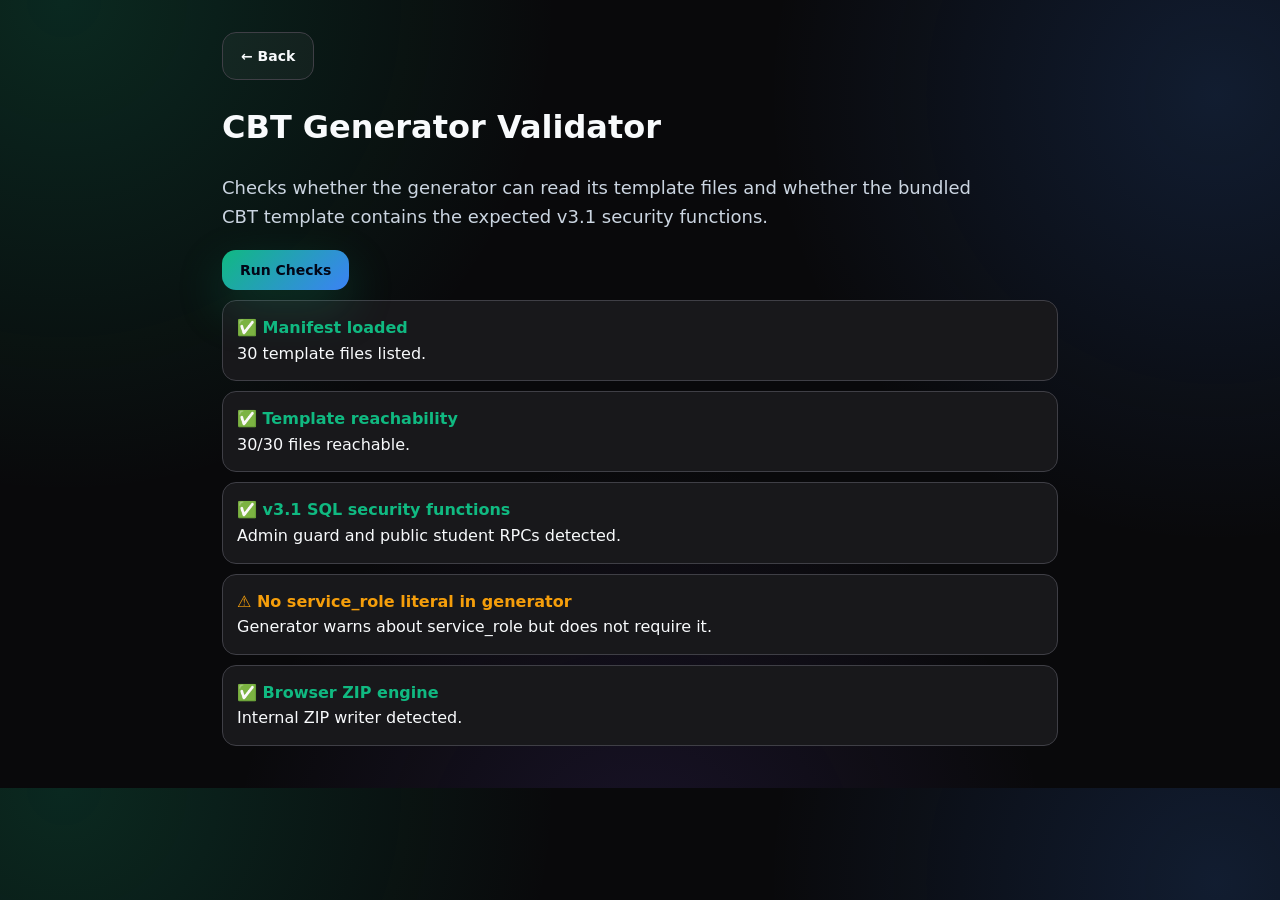
<file: generator_validator.html>
<!DOCTYPE html>
<html lang="en">
<head><meta charset="UTF-8"><meta name="viewport" content="width=device-width, initial-scale=1.0"><title>CBT Generator Validator</title><link rel="stylesheet" href="styles.css"><style>.wrap{max-width:900px;margin:0 auto;padding:32px}.result{padding:14px;border:1px solid var(--border);border-radius:14px;background:var(--surface);margin:10px 0}.ok{color:var(--primary)}.bad{color:var(--danger)}.warn{color:var(--warning)}</style></head>
<body><div class="wrap"><a href="index.html" class="btn ghost">← Back</a><h1>CBT Generator Validator</h1><p class="lead">Checks whether the generator can read its template files and whether the bundled CBT template contains the expected v3.1 security functions.</p><button class="btn primary" onclick="runChecks()">Run Checks</button><div id="out"></div></div><script>
const ROOT='templates/hmg-cbt-pro-v3.1/';
function row(kind,title,msg){return `<div class="result"><b class="${kind}">${kind==='ok'?'✅':kind==='warn'?'⚠️':'❌'} ${title}</b><div>${msg||''}</div></div>`}
async function text(path){const r=await fetch(path,{cache:'no-store'});if(!r.ok)throw new Error(path+' HTTP '+r.status);return await r.text()}
async function exists(path){try{const r=await fetch(path,{cache:'no-store'});return r.ok}catch(e){return false}}
async function runChecks(){const out=document.getElementById('out');out.innerHTML=row('warn','Running','Please wait...');let html='';try{const m=JSON.parse(await text('template-manifest.json'));html+=row('ok','Manifest loaded',m.files.length+' template files listed.');let found=0;for(const f of m.files){if(f==='.nojekyll'||await exists(ROOT+f))found++;}html+=row(found===m.files.length?'ok':'bad','Template reachability',found+'/'+m.files.length+' files reachable.');const sql=await text(ROOT+'COMPLETE_SQL_SETUP.sql');html+=row(sql.includes('is_platform_admin')&&sql.includes('get_public_exam_by_code')&&sql.includes('verify_student_for_exam')&&sql.includes('get_exam_attempt_count')?'ok':'bad','v3.1 SQL security functions','Admin guard and public student RPCs detected.');const gen=await text('generator.js');html+=row(!gen.includes('service_role')?'ok':'warn','No service_role literal in generator','Generator warns about service_role but does not require it.');html+=row(gen.includes('createZip')?'ok':'bad','Browser ZIP engine','Internal ZIP writer detected.');}catch(e){html+=row('bad','Validator failed',e.message)}out.innerHTML=html}
runChecks();
</script></body></html>
</file>
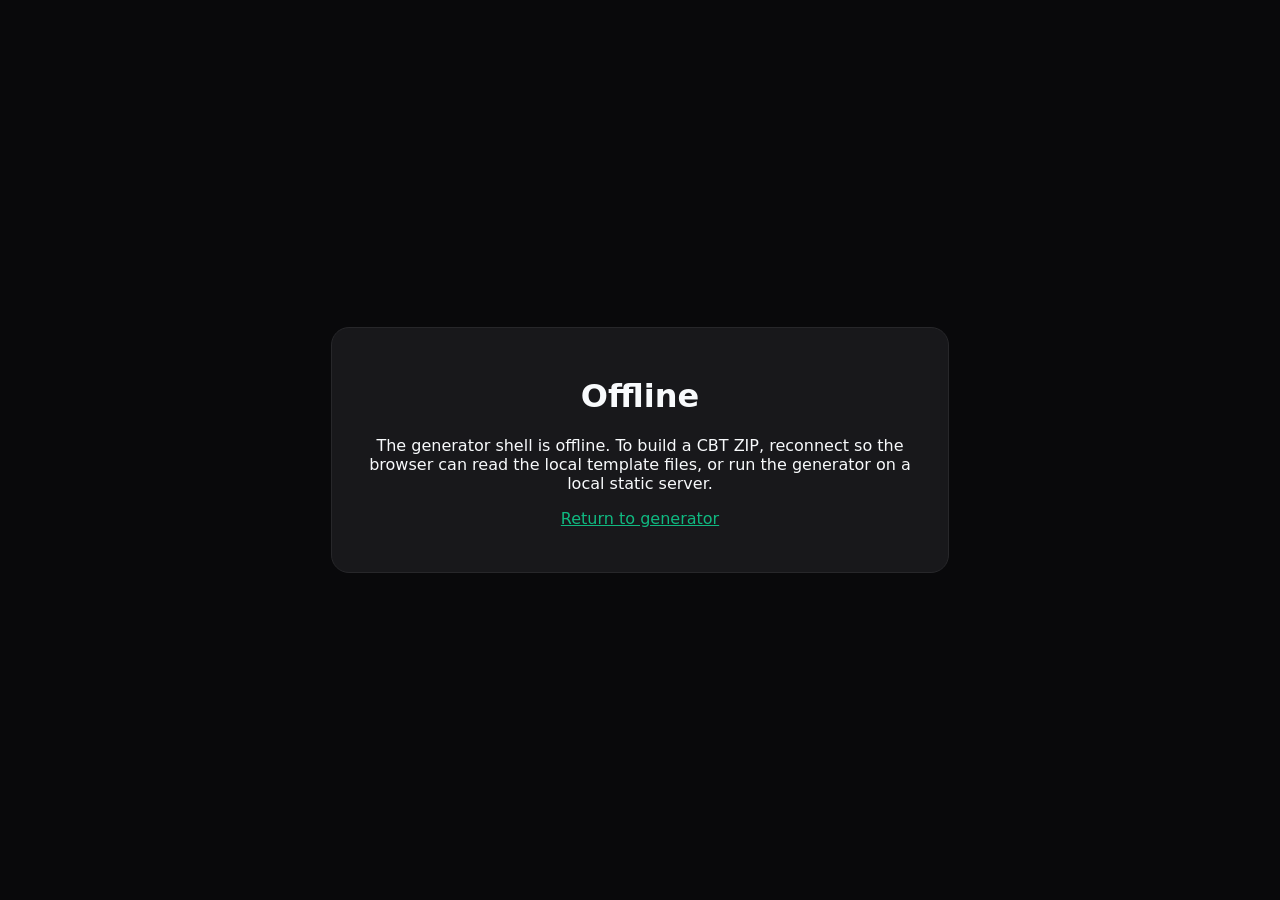
<file: offline.html>
<!DOCTYPE html>
<html lang="en">
<head><meta charset="UTF-8"><meta name="viewport" content="width=device-width, initial-scale=1.0"><title>CBT Generator Offline</title><style>body{margin:0;min-height:100vh;display:grid;place-items:center;background:#09090b;color:#f8fafc;font-family:system-ui}.card{max-width:560px;padding:28px;border:1px solid #27272a;border-radius:18px;background:#18181b;text-align:center}a{color:#10b981}</style></head>
<body><div class="card"><h1>Offline</h1><p>The generator shell is offline. To build a CBT ZIP, reconnect so the browser can read the local template files, or run the generator on a local static server.</p><p><a href="index.html">Return to generator</a></p></div></body>
</html>
</file>
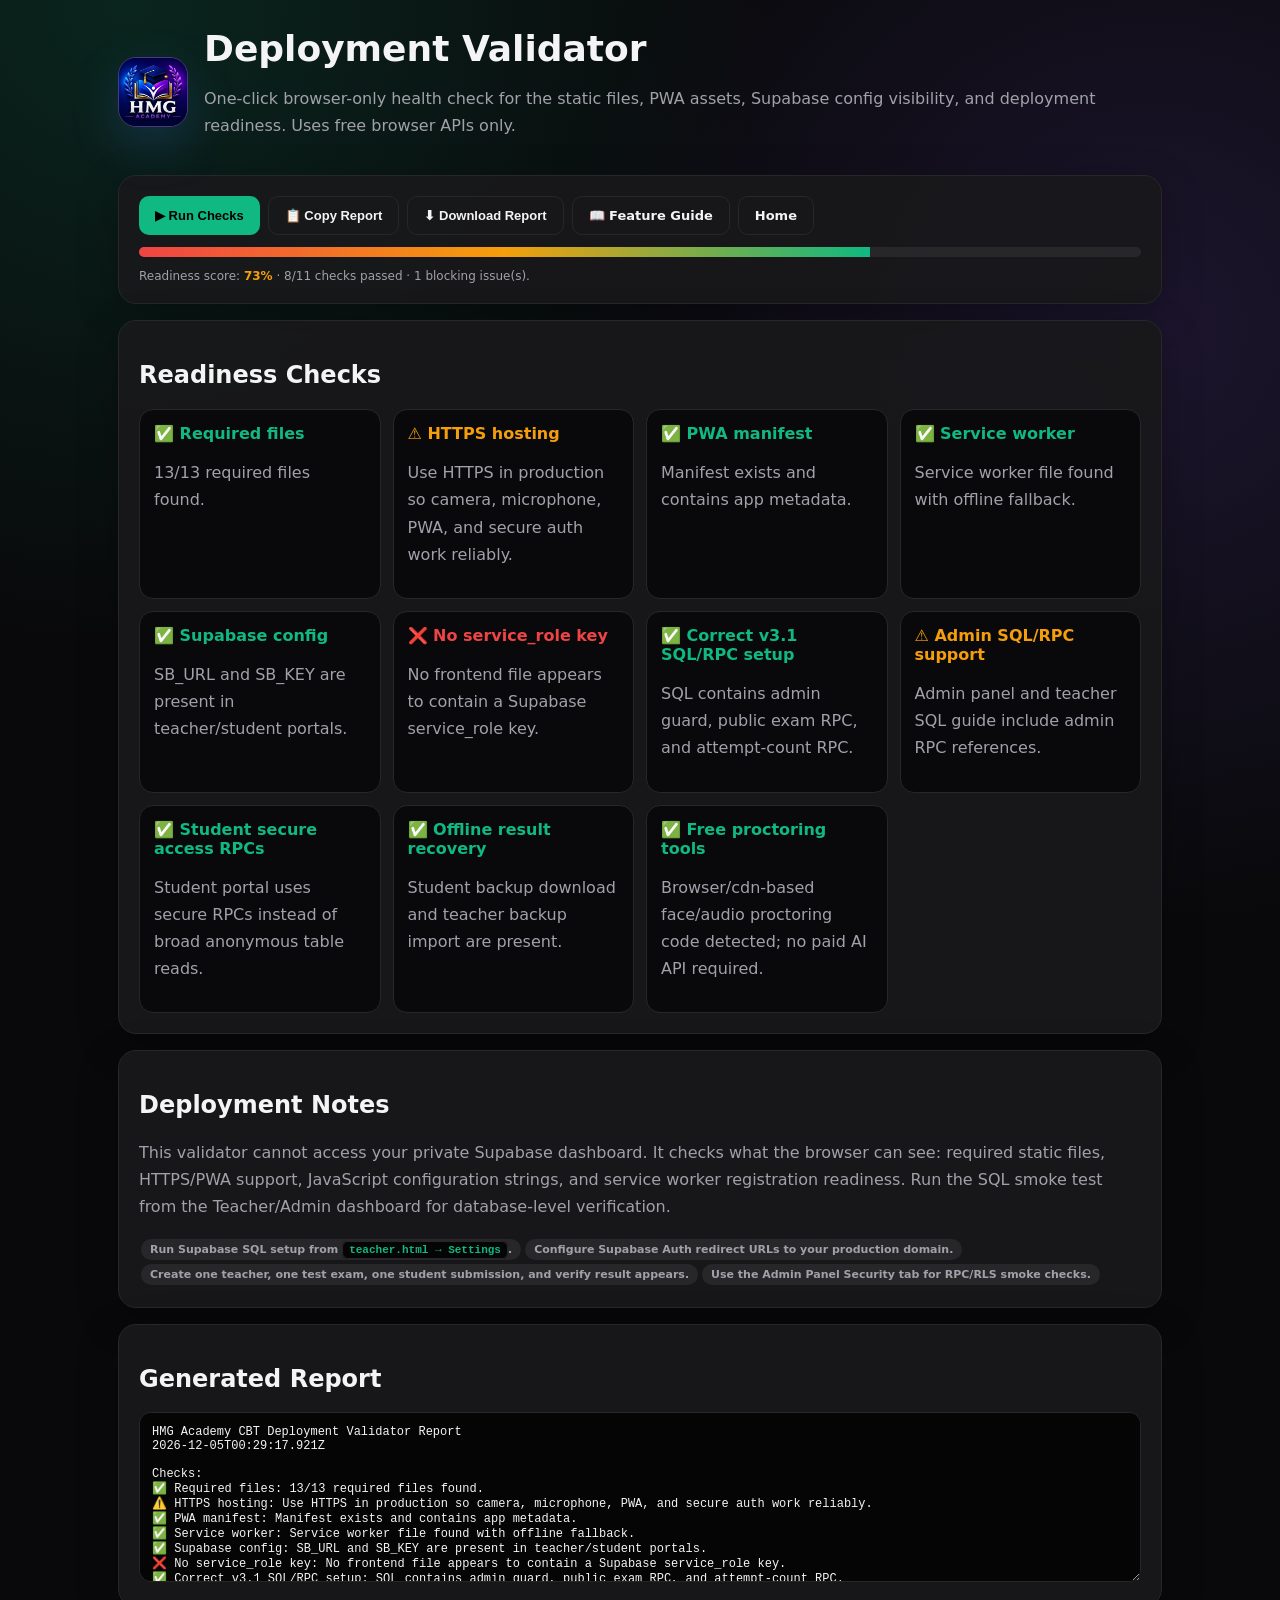
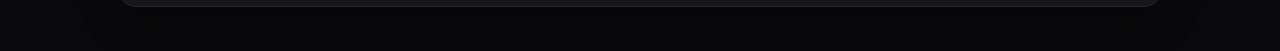
<file: templates/hmg-cbt-pro-v3.1/deployment_validator.html>
<!DOCTYPE html>
<html lang="en">
<head>
<meta charset="UTF-8">
<meta name="viewport" content="width=device-width, initial-scale=1.0">
<title>HMG Academy CBT | Deployment Validator</title>
<link rel="manifest" href="manifest.webmanifest">
<link rel="icon" href="assets/hmg-academy-logo.png">
<style>
:root{--bg:#09090b;--surface:#18181b;--surface2:#27272a;--border:#27272a;--text:#f4f4f5;--muted:#a1a1aa;--primary:#10b981;--danger:#ef4444;--warning:#f59e0b;--info:#3b82f6;--purple:#8b5cf6}*{box-sizing:border-box}body{margin:0;background:radial-gradient(circle at 10% 0,rgba(16,185,129,.16),transparent 32%),radial-gradient(circle at 90% 20%,rgba(139,92,246,.15),transparent 34%),var(--bg);color:var(--text);font-family:Inter,system-ui,-apple-system,Segoe UI,Arial,sans-serif;min-height:100vh}.wrap{max-width:1100px;margin:0 auto;padding:28px}.top{display:flex;gap:16px;align-items:center;margin-bottom:20px}.logo{width:70px;height:70px;object-fit:cover;border-radius:18px;border:1px solid rgba(139,92,246,.45);box-shadow:0 18px 50px rgba(59,130,246,.2)}h1{margin:0;font-size:clamp(24px,4vw,36px)}p{color:var(--muted);line-height:1.7}.card{background:rgba(24,24,27,.92);border:1px solid var(--border);border-radius:18px;padding:20px;margin-bottom:16px;box-shadow:0 12px 40px rgba(0,0,0,.26)}.grid{display:grid;grid-template-columns:repeat(auto-fit,minmax(220px,1fr));gap:12px}.check{background:var(--bg);border:1px solid var(--border);border-radius:14px;padding:14px}.check b{display:flex;align-items:center;gap:8px;margin-bottom:6px}.ok{color:var(--primary)}.bad{color:var(--danger)}.warn{color:var(--warning)}button,a.btn{display:inline-flex;align-items:center;gap:8px;border:0;border-radius:10px;background:var(--primary);color:#000;font-weight:900;padding:11px 16px;cursor:pointer;text-decoration:none;font-size:13px}button.ghost,a.ghost{background:transparent;color:var(--text);border:1px solid var(--border)}textarea{width:100%;min-height:170px;background:#050505;color:var(--text);border:1px solid var(--border);border-radius:12px;padding:12px;font-family:ui-monospace,Consolas,monospace;font-size:12px}.toolbar{display:flex;gap:8px;flex-wrap:wrap}.pill{display:inline-block;border-radius:999px;padding:4px 9px;font-size:11px;font-weight:800;background:var(--surface2);color:var(--muted);margin:2px}.meter{height:10px;background:var(--surface2);border-radius:99px;overflow:hidden;margin:12px 0}.fill{height:100%;width:0;background:linear-gradient(90deg,var(--danger),var(--warning),var(--primary));transition:.4s}.small{font-size:12px;color:var(--muted)}code{background:#050505;border:1px solid var(--border);border-radius:6px;padding:2px 6px;color:var(--primary)}@media(max-width:640px){.wrap{padding:16px}.top{align-items:flex-start}.toolbar{display:grid}.toolbar>*{justify-content:center}}
</style>
</head>
<body>
<div class="wrap">
  <div class="top">
    <img class="logo" src="assets/hmg-academy-logo.png" alt="HMG Academy logo">
    <div>
      <h1>Deployment Validator</h1>
      <p>One-click browser-only health check for the static files, PWA assets, Supabase config visibility, and deployment readiness. Uses free browser APIs only.</p>
    </div>
  </div>
  <div class="card">
    <div class="toolbar">
      <button onclick="runChecks()">▶ Run Checks</button>
      <button class="ghost" onclick="copyReport()">📋 Copy Report</button>
      <button class="ghost" onclick="downloadReport()">⬇ Download Report</button>
      <a class="btn ghost" href="feature_guide.html">📖 Feature Guide</a>
      <a class="btn ghost" href="index.html">Home</a>
    </div>
    <div class="meter"><div class="fill" id="fill"></div></div>
    <div id="score" class="small">Run checks to calculate readiness score.</div>
  </div>
  <div class="card">
    <h2>Readiness Checks</h2>
    <div id="checks" class="grid"></div>
  </div>
  <div class="card">
    <h2>Deployment Notes</h2>
    <p>This validator cannot access your private Supabase dashboard. It checks what the browser can see: required static files, HTTPS/PWA support, JavaScript configuration strings, and service worker registration readiness. Run the SQL smoke test from the Teacher/Admin dashboard for database-level verification.</p>
    <div id="notes"></div>
  </div>
  <div class="card">
    <h2>Generated Report</h2>
    <textarea id="report" readonly>Run checks to generate report...</textarea>
  </div>
</div>
<script>
const REQUIRED=['index.html','teacher.html','student.html','admin.html','offline.html','sw.js','manifest.webmanifest','hmg-icon.svg','assets/hmg-academy-logo.png','README.md','DEPLOYMENT.md','FEATURES.md','COMPLETE_SQL_SETUP.sql'];
let results=[];
function row(status,title,msg){return{status,title,msg}}
async function fileExists(path){try{const r=await fetch(path,{cache:'no-store'});return r.ok}catch(e){return false}}
async function textOf(path){try{const r=await fetch(path,{cache:'no-store'});return r.ok?await r.text():''}catch(e){return ''}}
function icon(s){return s==='ok'?'✅':s==='warn'?'⚠️':'❌'}
function cls(s){return s==='ok'?'ok':s==='warn'?'warn':'bad'}
async function runChecks(){
 results=[];document.getElementById('checks').innerHTML='<div class="check"><b class="warn">⏳ Running checks...</b><p>Please wait.</p></div>';
 let found=0;for(const f of REQUIRED){if(await fileExists(f))found++;}
 results.push(row(found===REQUIRED.length?'ok':'bad','Required files',`${found}/${REQUIRED.length} required files found.`));
 results.push(row(location.protocol==='https:'||location.hostname==='localhost'||location.protocol==='file:'?'ok':'warn','HTTPS hosting',location.protocol==='https:'?'HTTPS active.':'Use HTTPS in production so camera, microphone, PWA, and secure auth work reliably.'));
 const manifest=await textOf('manifest.webmanifest');
 results.push(row(manifest.includes('HMG Academy CBT')&&manifest.includes('icons')?'ok':'bad','PWA manifest',manifest?'Manifest exists and contains app metadata.':'manifest.webmanifest missing.'));
 const sw=await textOf('sw.js');
 results.push(row(sw.includes('CACHE_NAME')&&sw.includes('offline.html')?'ok':'bad','Service worker',sw?'Service worker file found with offline fallback.':'sw.js missing.'));
 const teacher=await textOf('teacher.html'); const student=await textOf('student.html'); const admin=await textOf('admin.html'); const sql=await textOf('COMPLETE_SQL_SETUP.sql');
 const hasSB=teacher.includes('SB_URL')&&teacher.includes('SB_KEY')&&student.includes('SB_URL')&&student.includes('SB_KEY');
 results.push(row(hasSB?'ok':'bad','Supabase config',hasSB?'SB_URL and SB_KEY are present in teacher/student portals.':'Supabase variables are missing.'));
 results.push(row(!teacher.includes('service_role')&&!student.includes('service_role')&&!admin.includes('service_role')?'ok':'bad','No service_role key','No frontend file appears to contain a Supabase service_role key.'));
 results.push(row(sql.includes('is_platform_admin')&&sql.includes('get_public_exam_by_code')&&sql.includes('get_exam_attempt_count')?'ok':'bad','Correct v3.1 SQL/RPC setup',sql?'SQL contains admin guard, public exam RPC, and attempt-count RPC.':'COMPLETE_SQL_SETUP.sql missing.'));
 results.push(row(teacher.includes('admin_get_all_profiles')&&admin.includes('admin_get_all_results')?'ok':'warn','Admin SQL/RPC support','Admin panel and teacher SQL guide include admin RPC references.'));
 results.push(row(student.includes('get_public_exam_by_code')&&student.includes('get_exam_attempt_count')?'ok':'bad','Student secure access RPCs','Student portal uses secure RPCs instead of broad anonymous table reads.')); 
 results.push(row(student.includes('downloadResultBackup')&&teacher.includes('importStudentResultBackup')?'ok':'warn','Offline result recovery','Student backup download and teacher backup import are present.'));
 results.push(row(student.includes('face-api.js')&&student.includes('Web Audio API')?'ok':'warn','Free proctoring tools','Browser/cdn-based face/audio proctoring code detected; no paid AI API required.'));
 const missing=REQUIRED.filter(async()=>false);
 render();
}
function render(){const ok=results.filter(r=>r.status==='ok').length,bad=results.filter(r=>r.status==='bad').length,total=results.length;const score=Math.round(ok/total*100);document.getElementById('fill').style.width=score+'%';document.getElementById('score').innerHTML=`Readiness score: <strong class="${bad?'warn':'ok'}">${score}%</strong> · ${ok}/${total} checks passed · ${bad} blocking issue(s).`;document.getElementById('checks').innerHTML=results.map(r=>`<div class="check"><b class="${cls(r.status)}">${icon(r.status)} ${r.title}</b><p>${r.msg}</p></div>`).join('');document.getElementById('notes').innerHTML=['Run Supabase SQL setup from <code>teacher.html → Settings</code>.','Configure Supabase Auth redirect URLs to your production domain.','Create one teacher, one test exam, one student submission, and verify result appears.','Use the Admin Panel Security tab for RPC/RLS smoke checks.'].map(x=>`<span class="pill">${x}</span>`).join('');const lines=['HMG Academy CBT Deployment Validator Report',new Date().toISOString(),'','Checks:',...results.map(r=>`${icon(r.status)} ${r.title}: ${r.msg}`),'','Next steps:','1. Fix any ❌ items above.','2. Run Supabase SQL setup in Teacher Dashboard → Settings.','3. Test teacher login, exam creation, student submission, result dashboard, and admin panel.','4. Deploy only with the anon key; never expose service_role key.'];document.getElementById('report').value=lines.join('\n')}
function copyReport(){navigator.clipboard.writeText(document.getElementById('report').value).then(()=>alert('Report copied.')).catch(()=>alert('Copy failed.'))}
function downloadReport(){const a=document.createElement('a');a.href=URL.createObjectURL(new Blob([document.getElementById('report').value],{type:'text/plain'}));a.download='hmg_cbt_deployment_validator_report.txt';document.body.appendChild(a);a.click();a.remove();setTimeout(()=>URL.revokeObjectURL(a.href),800)}
runChecks();
</script>
</body>
</html>
</file>
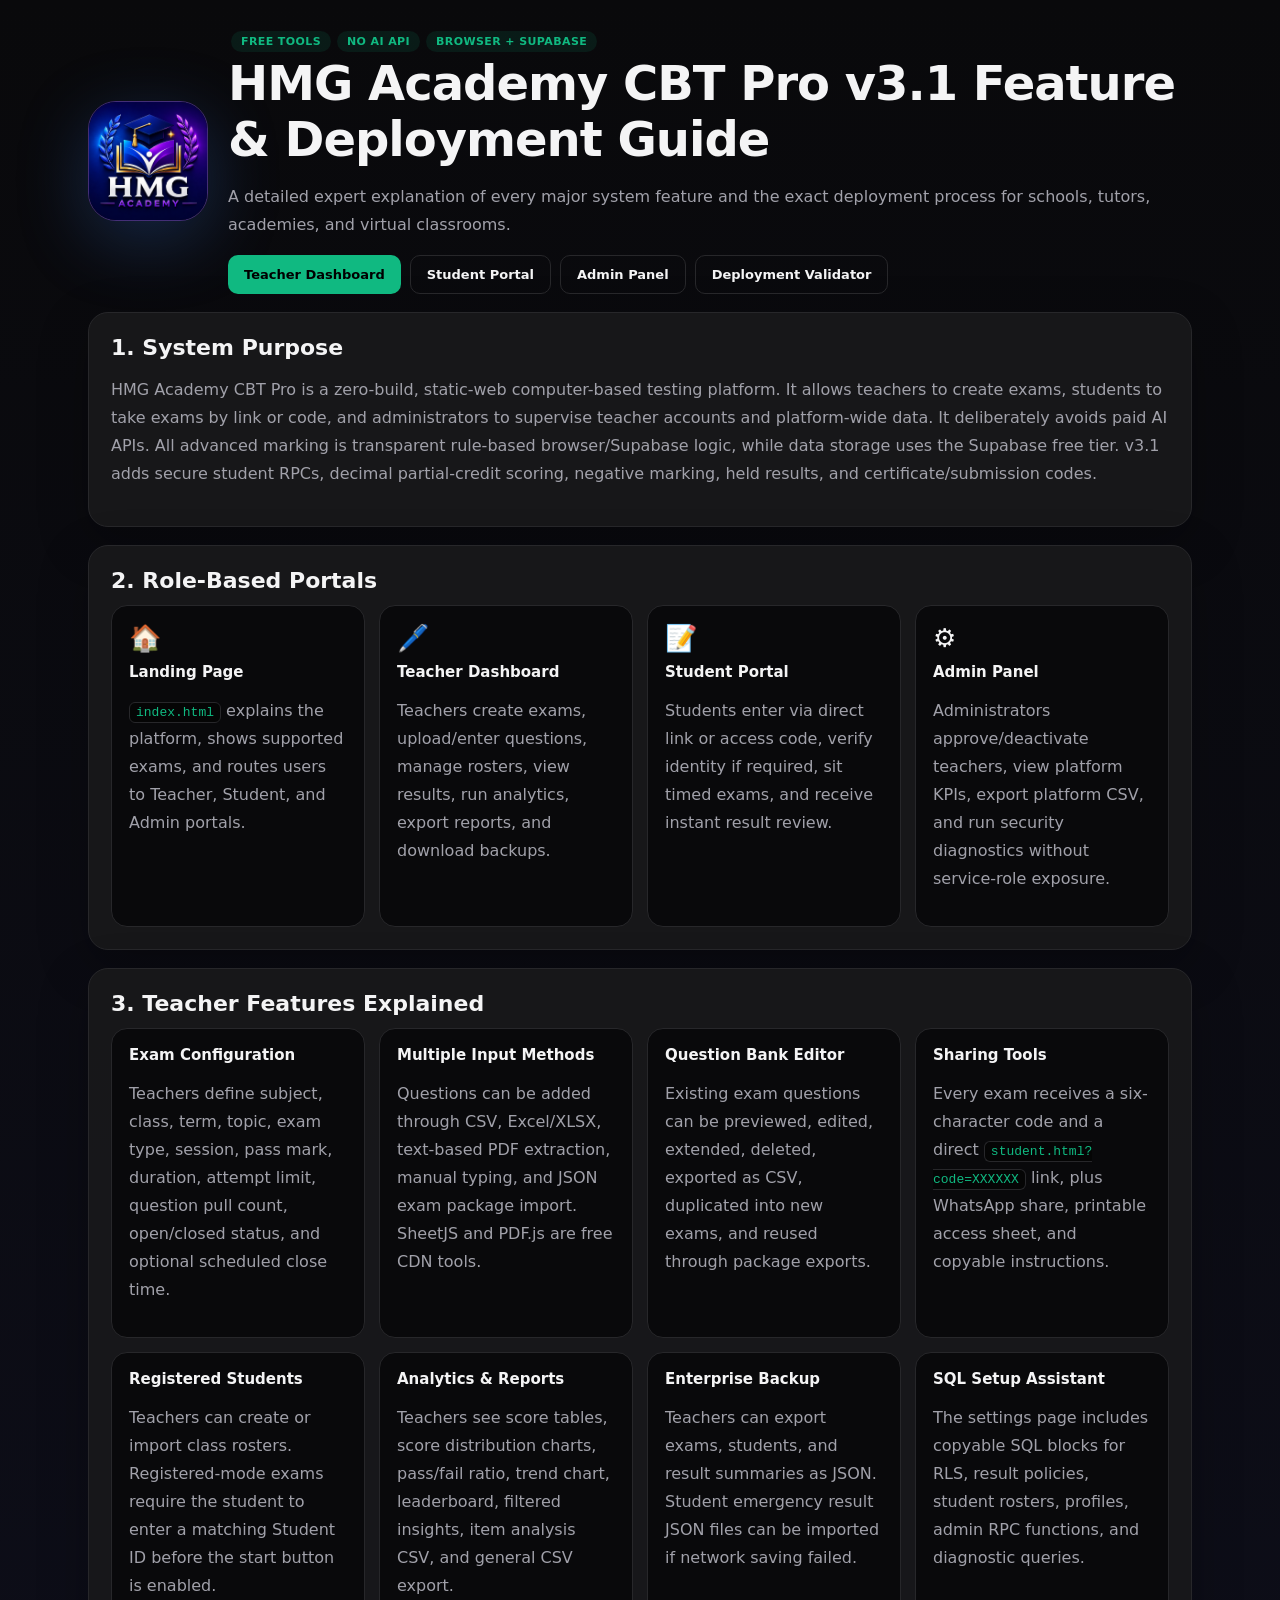
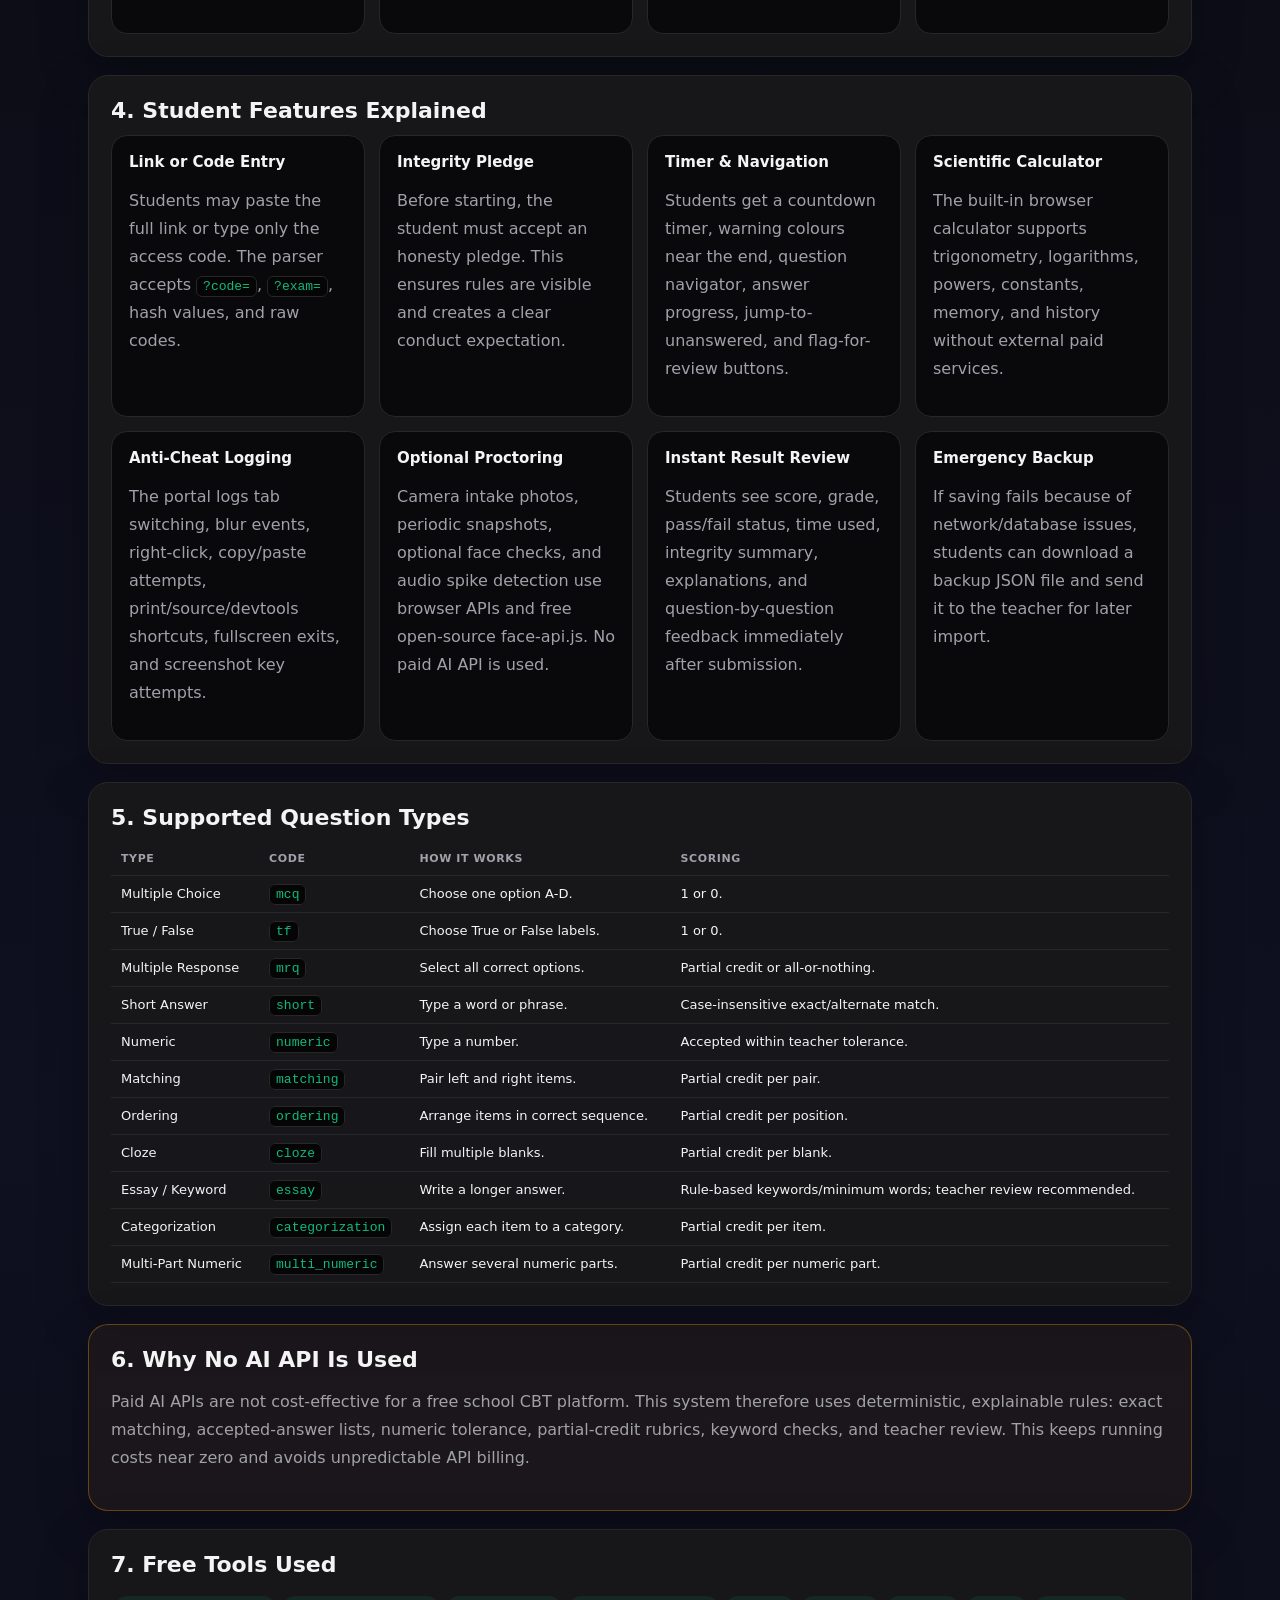
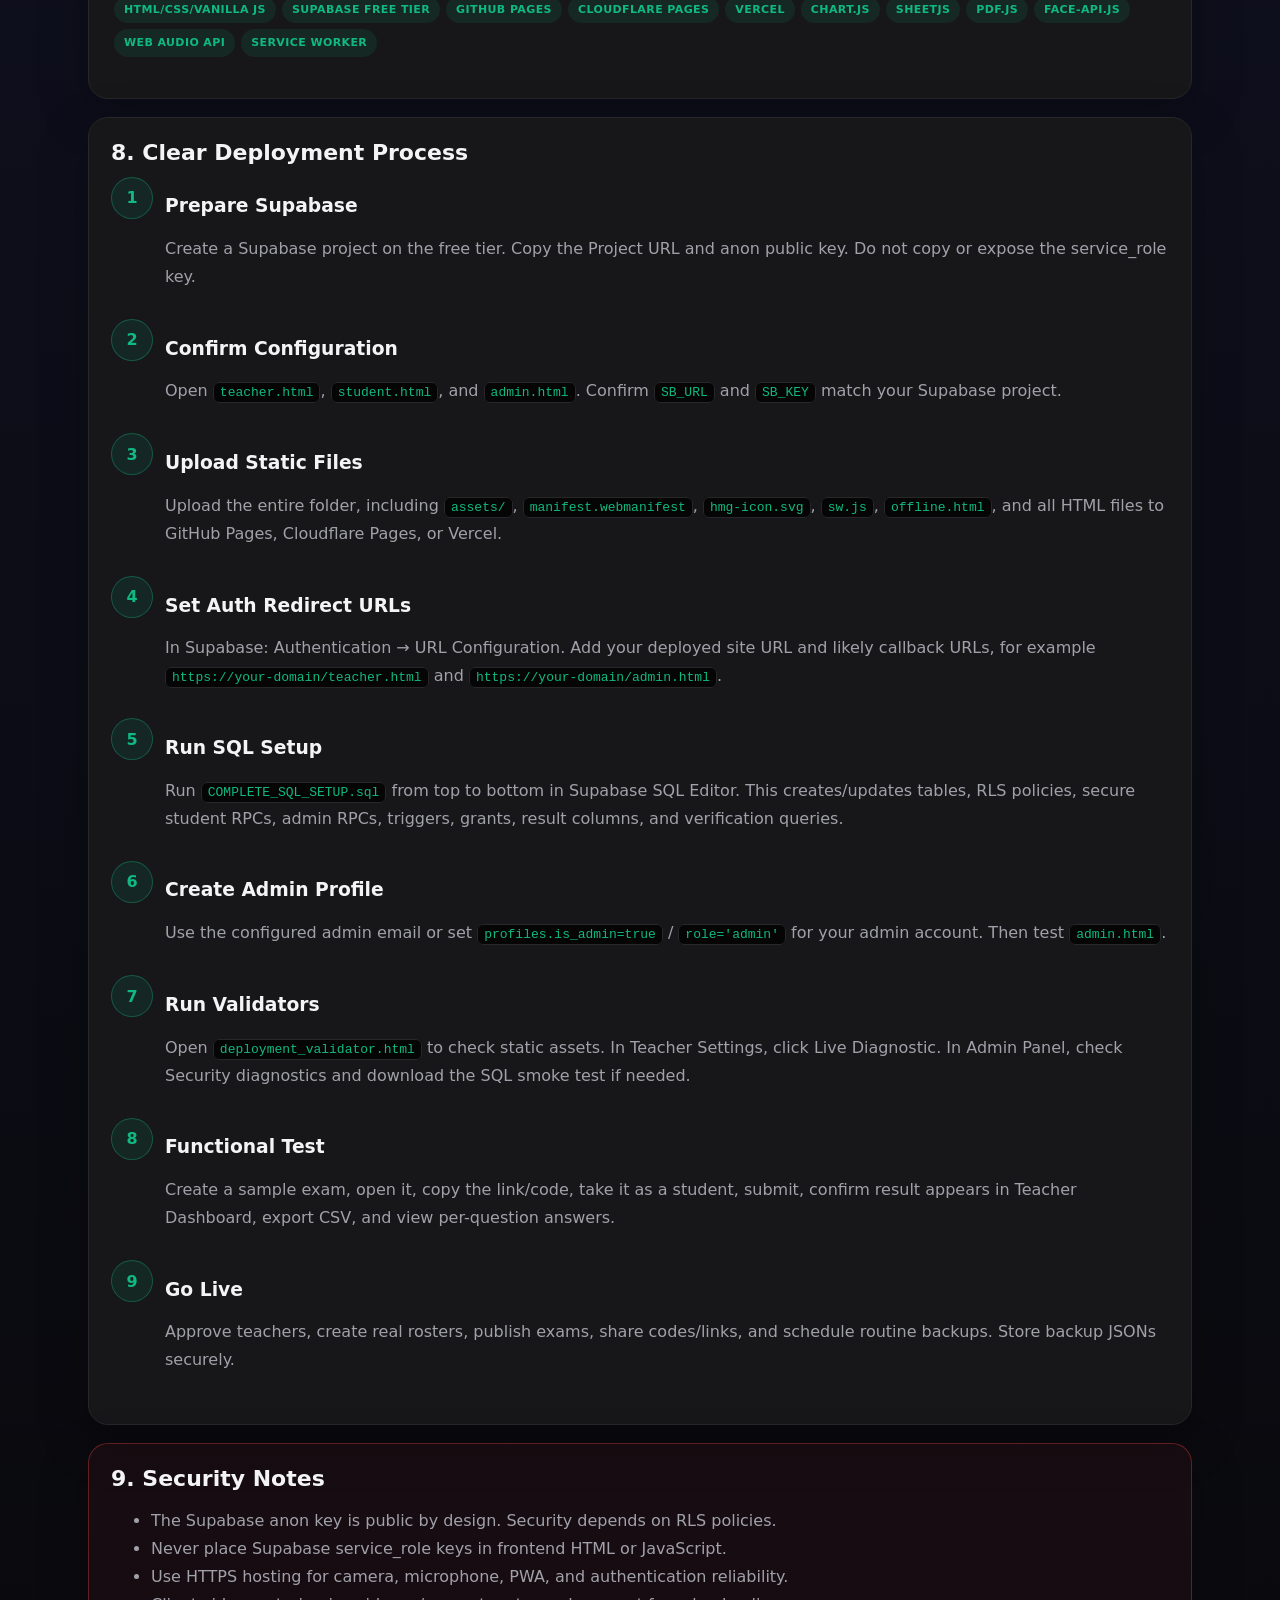
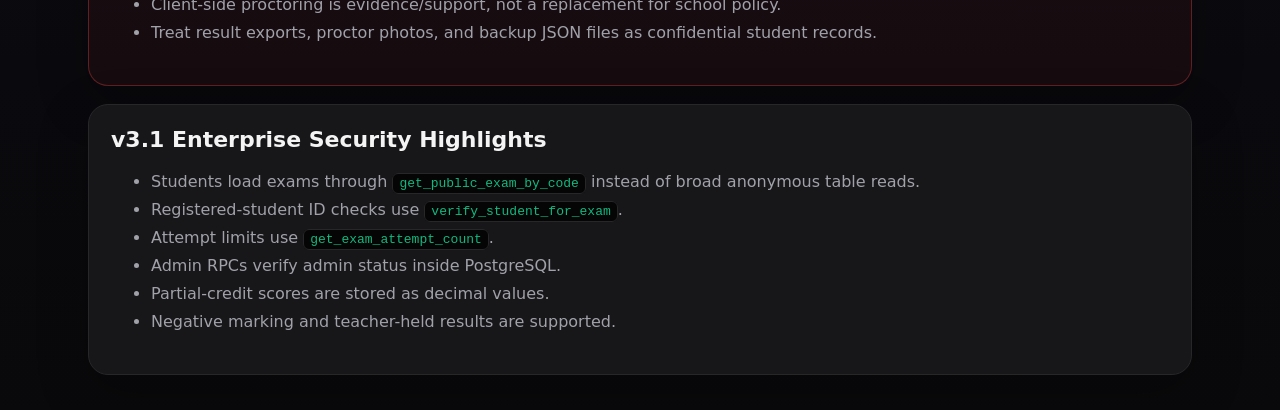
<file: templates/hmg-cbt-pro-v3.1/feature_guide.html>
<!DOCTYPE html>
<html lang="en">
<head>
<meta charset="UTF-8">
<meta name="viewport" content="width=device-width, initial-scale=1.0">
<title>HMG Academy CBT | System Feature Guide</title>
<link rel="manifest" href="manifest.webmanifest">
<link rel="icon" href="assets/hmg-academy-logo.png">
<style>
:root{--bg:#09090b;--surface:#18181b;--surface2:#27272a;--border:#27272a;--text:#f4f4f5;--muted:#a1a1aa;--primary:#10b981;--danger:#ef4444;--warning:#f59e0b;--info:#3b82f6;--purple:#8b5cf6}*{box-sizing:border-box}body{margin:0;background:linear-gradient(180deg,#09090b,#0f1020 52%,#09090b);color:var(--text);font-family:Inter,system-ui,-apple-system,Segoe UI,Arial,sans-serif}.wrap{max-width:1160px;margin:0 auto;padding:28px}.hero{display:grid;grid-template-columns:120px 1fr;gap:20px;align-items:center;margin-bottom:18px}.logo{width:120px;height:120px;object-fit:cover;border-radius:28px;border:1px solid rgba(139,92,246,.45);box-shadow:0 18px 70px rgba(59,130,246,.25)}h1{margin:0;font-size:clamp(28px,5vw,48px);letter-spacing:-1px}h2{font-size:22px;margin:0 0 12px}.sub,p,li{color:var(--muted);line-height:1.75}.card{background:rgba(24,24,27,.92);border:1px solid var(--border);border-radius:20px;padding:22px;margin-bottom:18px;box-shadow:0 16px 50px rgba(0,0,0,.25)}.grid{display:grid;grid-template-columns:repeat(auto-fit,minmax(240px,1fr));gap:14px}.tile{background:var(--bg);border:1px solid var(--border);border-radius:16px;padding:17px}.tile h3{margin:0 0 8px;font-size:15px}.tile .icon{font-size:26px;margin-bottom:10px}.badge{display:inline-block;padding:4px 10px;border-radius:999px;background:rgba(16,185,129,.1);color:var(--primary);font-size:11px;font-weight:900;margin:3px;text-transform:uppercase;letter-spacing:.4px}.step{display:grid;grid-template-columns:42px 1fr;gap:12px;margin-bottom:12px}.num{width:42px;height:42px;border-radius:50%;background:rgba(16,185,129,.1);border:1px solid rgba(16,185,129,.35);display:flex;align-items:center;justify-content:center;font-weight:900;color:var(--primary)}code{background:#050505;border:1px solid var(--border);border-radius:6px;padding:2px 6px;color:var(--primary)}pre{background:#050505;border:1px solid var(--border);border-radius:14px;padding:14px;overflow:auto;color:#d1fae5;line-height:1.7}.toolbar{display:flex;gap:9px;flex-wrap:wrap;margin-top:14px}a.btn,button{display:inline-flex;align-items:center;gap:8px;border:0;border-radius:10px;background:var(--primary);color:#000;font-weight:900;padding:11px 16px;cursor:pointer;text-decoration:none;font-size:13px}a.ghost,button.ghost{background:transparent;color:var(--text);border:1px solid var(--border)}.warning{border-color:rgba(245,158,11,.35);background:rgba(245,158,11,.05)}.danger{border-color:rgba(239,68,68,.35);background:rgba(239,68,68,.05)}table{width:100%;border-collapse:collapse;font-size:13px}td,th{padding:10px;border-bottom:1px solid var(--border);text-align:left;vertical-align:top}th{color:var(--muted);font-size:11px;text-transform:uppercase;letter-spacing:.6px}@media(max-width:720px){.wrap{padding:16px}.hero{grid-template-columns:1fr;text-align:center}.logo{margin:0 auto}.toolbar{display:grid}.toolbar>*{justify-content:center}}
</style>
</head>
<body>
<div class="wrap">
  <section class="hero">
    <img class="logo" src="assets/hmg-academy-logo.png" alt="HMG Academy logo">
    <div>
      <span class="badge">Free Tools</span><span class="badge">No AI API</span><span class="badge">Browser + Supabase</span>
      <h1>HMG Academy CBT Pro v3.1 Feature & Deployment Guide</h1>
      <p class="sub">A detailed expert explanation of every major system feature and the exact deployment process for schools, tutors, academies, and virtual classrooms.</p>
      <div class="toolbar"><a class="btn" href="teacher.html">Teacher Dashboard</a><a class="btn ghost" href="student.html">Student Portal</a><a class="btn ghost" href="admin.html">Admin Panel</a><a class="btn ghost" href="deployment_validator.html">Deployment Validator</a></div>
    </div>
  </section>

  <section class="card">
    <h2>1. System Purpose</h2>
    <p>HMG Academy CBT Pro is a zero-build, static-web computer-based testing platform. It allows teachers to create exams, students to take exams by link or code, and administrators to supervise teacher accounts and platform-wide data. It deliberately avoids paid AI APIs. All advanced marking is transparent rule-based browser/Supabase logic, while data storage uses the Supabase free tier. v3.1 adds secure student RPCs, decimal partial-credit scoring, negative marking, held results, and certificate/submission codes.</p>
  </section>

  <section class="card">
    <h2>2. Role-Based Portals</h2>
    <div class="grid">
      <div class="tile"><div class="icon">🏠</div><h3>Landing Page</h3><p><code>index.html</code> explains the platform, shows supported exams, and routes users to Teacher, Student, and Admin portals.</p></div>
      <div class="tile"><div class="icon">🖊️</div><h3>Teacher Dashboard</h3><p>Teachers create exams, upload/enter questions, manage rosters, view results, run analytics, export reports, and download backups.</p></div>
      <div class="tile"><div class="icon">📝</div><h3>Student Portal</h3><p>Students enter via direct link or access code, verify identity if required, sit timed exams, and receive instant result review.</p></div>
      <div class="tile"><div class="icon">⚙️</div><h3>Admin Panel</h3><p>Administrators approve/deactivate teachers, view platform KPIs, export platform CSV, and run security diagnostics without service-role exposure.</p></div>
    </div>
  </section>

  <section class="card">
    <h2>3. Teacher Features Explained</h2>
    <div class="grid">
      <div class="tile"><h3>Exam Configuration</h3><p>Teachers define subject, class, term, topic, exam type, session, pass mark, duration, attempt limit, question pull count, open/closed status, and optional scheduled close time.</p></div>
      <div class="tile"><h3>Multiple Input Methods</h3><p>Questions can be added through CSV, Excel/XLSX, text-based PDF extraction, manual typing, and JSON exam package import. SheetJS and PDF.js are free CDN tools.</p></div>
      <div class="tile"><h3>Question Bank Editor</h3><p>Existing exam questions can be previewed, edited, extended, deleted, exported as CSV, duplicated into new exams, and reused through package exports.</p></div>
      <div class="tile"><h3>Sharing Tools</h3><p>Every exam receives a six-character code and a direct <code>student.html?code=XXXXXX</code> link, plus WhatsApp share, printable access sheet, and copyable instructions.</p></div>
      <div class="tile"><h3>Registered Students</h3><p>Teachers can create or import class rosters. Registered-mode exams require the student to enter a matching Student ID before the start button is enabled.</p></div>
      <div class="tile"><h3>Analytics & Reports</h3><p>Teachers see score tables, score distribution charts, pass/fail ratio, trend chart, leaderboard, filtered insights, item analysis CSV, and general CSV export.</p></div>
      <div class="tile"><h3>Enterprise Backup</h3><p>Teachers can export exams, students, and result summaries as JSON. Student emergency result JSON files can be imported if network saving failed.</p></div>
      <div class="tile"><h3>SQL Setup Assistant</h3><p>The settings page includes copyable SQL blocks for RLS, result policies, student rosters, profiles, admin RPC functions, and diagnostic queries.</p></div>
    </div>
  </section>

  <section class="card">
    <h2>4. Student Features Explained</h2>
    <div class="grid">
      <div class="tile"><h3>Link or Code Entry</h3><p>Students may paste the full link or type only the access code. The parser accepts <code>?code=</code>, <code>?exam=</code>, hash values, and raw codes.</p></div>
      <div class="tile"><h3>Integrity Pledge</h3><p>Before starting, the student must accept an honesty pledge. This ensures rules are visible and creates a clear conduct expectation.</p></div>
      <div class="tile"><h3>Timer & Navigation</h3><p>Students get a countdown timer, warning colours near the end, question navigator, answer progress, jump-to-unanswered, and flag-for-review buttons.</p></div>
      <div class="tile"><h3>Scientific Calculator</h3><p>The built-in browser calculator supports trigonometry, logarithms, powers, constants, memory, and history without external paid services.</p></div>
      <div class="tile"><h3>Anti-Cheat Logging</h3><p>The portal logs tab switching, blur events, right-click, copy/paste attempts, print/source/devtools shortcuts, fullscreen exits, and screenshot key attempts.</p></div>
      <div class="tile"><h3>Optional Proctoring</h3><p>Camera intake photos, periodic snapshots, optional face checks, and audio spike detection use browser APIs and free open-source face-api.js. No paid AI API is used.</p></div>
      <div class="tile"><h3>Instant Result Review</h3><p>Students see score, grade, pass/fail status, time used, integrity summary, explanations, and question-by-question feedback immediately after submission.</p></div>
      <div class="tile"><h3>Emergency Backup</h3><p>If saving fails because of network/database issues, students can download a backup JSON file and send it to the teacher for later import.</p></div>
    </div>
  </section>

  <section class="card">
    <h2>5. Supported Question Types</h2>
    <table><thead><tr><th>Type</th><th>Code</th><th>How It Works</th><th>Scoring</th></tr></thead><tbody>
      <tr><td>Multiple Choice</td><td><code>mcq</code></td><td>Choose one option A-D.</td><td>1 or 0.</td></tr>
      <tr><td>True / False</td><td><code>tf</code></td><td>Choose True or False labels.</td><td>1 or 0.</td></tr>
      <tr><td>Multiple Response</td><td><code>mrq</code></td><td>Select all correct options.</td><td>Partial credit or all-or-nothing.</td></tr>
      <tr><td>Short Answer</td><td><code>short</code></td><td>Type a word or phrase.</td><td>Case-insensitive exact/alternate match.</td></tr>
      <tr><td>Numeric</td><td><code>numeric</code></td><td>Type a number.</td><td>Accepted within teacher tolerance.</td></tr>
      <tr><td>Matching</td><td><code>matching</code></td><td>Pair left and right items.</td><td>Partial credit per pair.</td></tr>
      <tr><td>Ordering</td><td><code>ordering</code></td><td>Arrange items in correct sequence.</td><td>Partial credit per position.</td></tr>
      <tr><td>Cloze</td><td><code>cloze</code></td><td>Fill multiple blanks.</td><td>Partial credit per blank.</td></tr>
      <tr><td>Essay / Keyword</td><td><code>essay</code></td><td>Write a longer answer.</td><td>Rule-based keywords/minimum words; teacher review recommended.</td></tr>
      <tr><td>Categorization</td><td><code>categorization</code></td><td>Assign each item to a category.</td><td>Partial credit per item.</td></tr>
      <tr><td>Multi-Part Numeric</td><td><code>multi_numeric</code></td><td>Answer several numeric parts.</td><td>Partial credit per numeric part.</td></tr>
    </tbody></table>
  </section>

  <section class="card warning">
    <h2>6. Why No AI API Is Used</h2>
    <p>Paid AI APIs are not cost-effective for a free school CBT platform. This system therefore uses deterministic, explainable rules: exact matching, accepted-answer lists, numeric tolerance, partial-credit rubrics, keyword checks, and teacher review. This keeps running costs near zero and avoids unpredictable API billing.</p>
  </section>

  <section class="card">
    <h2>7. Free Tools Used</h2>
    <p><span class="badge">HTML/CSS/Vanilla JS</span><span class="badge">Supabase Free Tier</span><span class="badge">GitHub Pages</span><span class="badge">Cloudflare Pages</span><span class="badge">Vercel</span><span class="badge">Chart.js</span><span class="badge">SheetJS</span><span class="badge">PDF.js</span><span class="badge">face-api.js</span><span class="badge">Web Audio API</span><span class="badge">Service Worker</span></p>
  </section>

  <section class="card">
    <h2>8. Clear Deployment Process</h2>
    <div class="step"><div class="num">1</div><div><h3>Prepare Supabase</h3><p>Create a Supabase project on the free tier. Copy the Project URL and anon public key. Do not copy or expose the service_role key.</p></div></div>
    <div class="step"><div class="num">2</div><div><h3>Confirm Configuration</h3><p>Open <code>teacher.html</code>, <code>student.html</code>, and <code>admin.html</code>. Confirm <code>SB_URL</code> and <code>SB_KEY</code> match your Supabase project.</p></div></div>
    <div class="step"><div class="num">3</div><div><h3>Upload Static Files</h3><p>Upload the entire folder, including <code>assets/</code>, <code>manifest.webmanifest</code>, <code>hmg-icon.svg</code>, <code>sw.js</code>, <code>offline.html</code>, and all HTML files to GitHub Pages, Cloudflare Pages, or Vercel.</p></div></div>
    <div class="step"><div class="num">4</div><div><h3>Set Auth Redirect URLs</h3><p>In Supabase: Authentication → URL Configuration. Add your deployed site URL and likely callback URLs, for example <code>https://your-domain/teacher.html</code> and <code>https://your-domain/admin.html</code>.</p></div></div>
    <div class="step"><div class="num">5</div><div><h3>Run SQL Setup</h3><p>Run <code>COMPLETE_SQL_SETUP.sql</code> from top to bottom in Supabase SQL Editor. This creates/updates tables, RLS policies, secure student RPCs, admin RPCs, triggers, grants, result columns, and verification queries.</p></div></div>
    <div class="step"><div class="num">6</div><div><h3>Create Admin Profile</h3><p>Use the configured admin email or set <code>profiles.is_admin=true</code> / <code>role='admin'</code> for your admin account. Then test <code>admin.html</code>.</p></div></div>
    <div class="step"><div class="num">7</div><div><h3>Run Validators</h3><p>Open <code>deployment_validator.html</code> to check static assets. In Teacher Settings, click Live Diagnostic. In Admin Panel, check Security diagnostics and download the SQL smoke test if needed.</p></div></div>
    <div class="step"><div class="num">8</div><div><h3>Functional Test</h3><p>Create a sample exam, open it, copy the link/code, take it as a student, submit, confirm result appears in Teacher Dashboard, export CSV, and view per-question answers.</p></div></div>
    <div class="step"><div class="num">9</div><div><h3>Go Live</h3><p>Approve teachers, create real rosters, publish exams, share codes/links, and schedule routine backups. Store backup JSONs securely.</p></div></div>
  </section>

  <section class="card danger">
    <h2>9. Security Notes</h2>
    <ul>
      <li>The Supabase anon key is public by design. Security depends on RLS policies.</li>
      <li>Never place Supabase service_role keys in frontend HTML or JavaScript.</li>
      <li>Use HTTPS hosting for camera, microphone, PWA, and authentication reliability.</li>
      <li>Client-side proctoring is evidence/support, not a replacement for school policy.</li>
      <li>Treat result exports, proctor photos, and backup JSON files as confidential student records.</li>
    </ul>
  </section>

  <div class="card">
    <h2>v3.1 Enterprise Security Highlights</h2>
    <ul>
      <li>Students load exams through <code>get_public_exam_by_code</code> instead of broad anonymous table reads.</li>
      <li>Registered-student ID checks use <code>verify_student_for_exam</code>.</li>
      <li>Attempt limits use <code>get_exam_attempt_count</code>.</li>
      <li>Admin RPCs verify admin status inside PostgreSQL.</li>
      <li>Partial-credit scores are stored as decimal values.</li>
      <li>Negative marking and teacher-held results are supported.</li>
    </ul>
  </div>
</div>
</body>
</html>
</file>
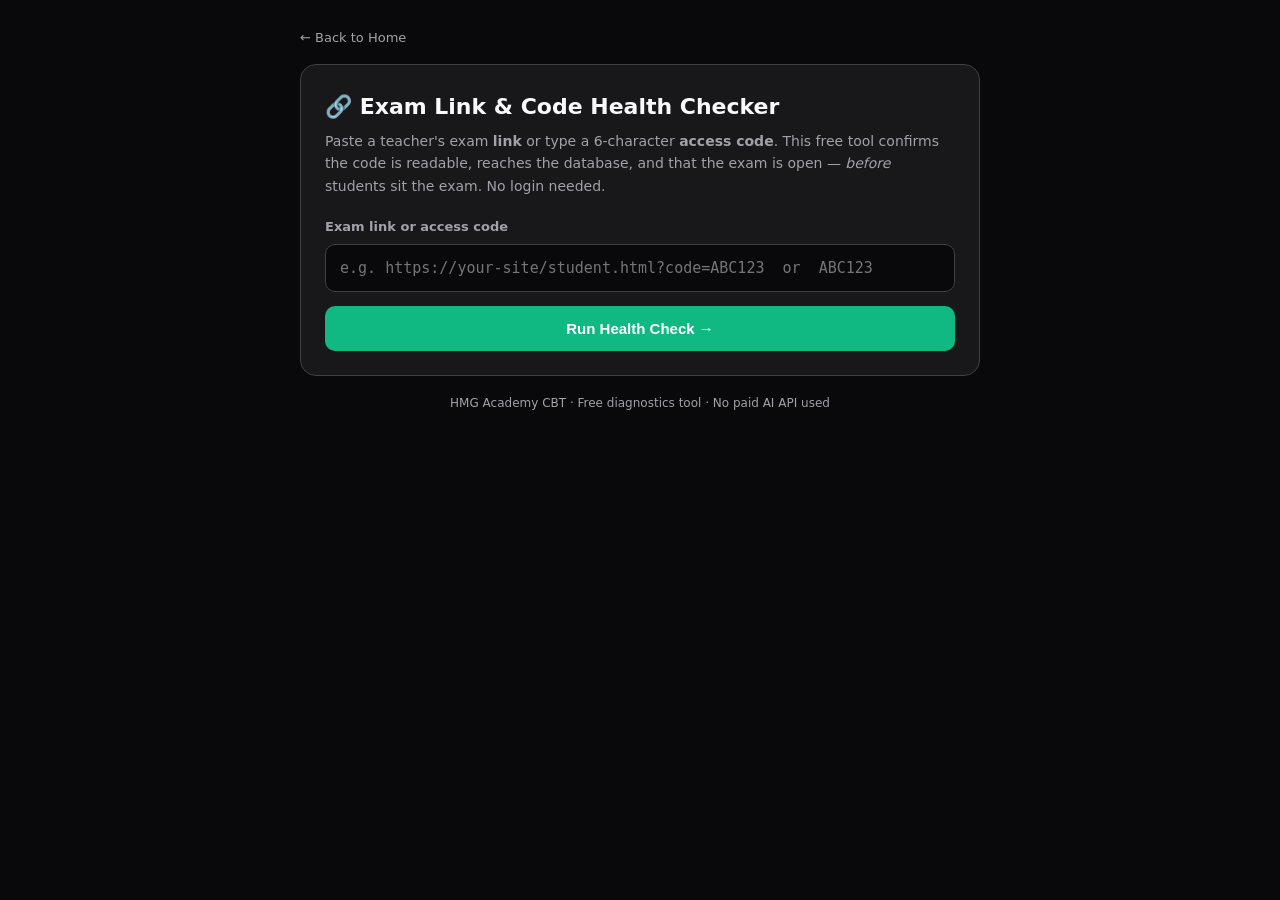
<file: templates/hmg-cbt-pro-v3.1/link_checker.html>
<!DOCTYPE html>
<html lang="en">
<head>
<meta charset="UTF-8">
<meta name="viewport" content="width=device-width, initial-scale=1.0">
<title>HMG Academy CBT | Exam Link &amp; Code Health Checker</title>
<link rel="icon" href="hmg-icon.svg" type="image/svg+xml">
<style>
  :root{
    --bg:#09090b;--surface:#18181b;--surface-2:#27272a;--border:#3f3f46;
    --text:#fafafa;--text-muted:#a1a1aa;--primary:#10b981;--primary-dark:#059669;
    --danger:#ef4444;--warn:#f59e0b;--ok:#22c55e;
  }
  *{box-sizing:border-box;margin:0;padding:0;}
  body{font-family:system-ui,-apple-system,Segoe UI,Roboto,sans-serif;background:var(--bg);color:var(--text);min-height:100vh;padding:24px 16px;line-height:1.6;}
  .wrap{max-width:680px;margin:0 auto;}
  .card{background:var(--surface);border:1px solid var(--border);border-radius:16px;padding:24px;margin-bottom:18px;}
  h1{font-size:22px;font-weight:900;margin-bottom:6px;}
  .sub{color:var(--text-muted);font-size:14px;margin-bottom:20px;}
  label{display:block;font-size:13px;font-weight:600;margin-bottom:6px;color:var(--text-muted);}
  input{width:100%;padding:14px;background:var(--bg);border:1px solid var(--border);border-radius:10px;color:var(--text);font-size:15px;font-family:monospace;}
  input:focus{outline:none;border-color:var(--primary);}
  button{width:100%;margin-top:14px;padding:14px;background:var(--primary);color:#fff;border:none;border-radius:10px;font-size:15px;font-weight:700;cursor:pointer;transition:.15s;}
  button:hover{background:var(--primary-dark);}
  button:disabled{opacity:.6;cursor:not-allowed;}
  .check{display:flex;gap:12px;align-items:flex-start;padding:12px 14px;border-radius:10px;background:var(--surface-2);margin-bottom:10px;font-size:14px;}
  .check .ico{font-size:18px;flex-shrink:0;}
  .check.ok{border-left:3px solid var(--ok);}
  .check.err{border-left:3px solid var(--danger);}
  .check.warn{border-left:3px solid var(--warn);}
  .check .title{font-weight:700;}
  .check .detail{color:var(--text-muted);font-size:13px;}
  .hidden{display:none;}
  .resolved-code{font-family:monospace;font-size:20px;font-weight:900;color:var(--primary);letter-spacing:2px;}
  .open-link{display:inline-block;margin-top:10px;color:var(--primary);text-decoration:none;font-weight:700;font-size:14px;}
  .open-link:hover{text-decoration:underline;}
  .foot{text-align:center;color:var(--text-muted);font-size:12px;margin-top:18px;}
  a.back{color:var(--text-muted);font-size:13px;text-decoration:none;}
</style>
</head>
<body>
<div class="wrap">
  <a class="back" href="index.html">← Back to Home</a>
  <div class="card" style="margin-top:14px;">
    <h1>🔗 Exam Link &amp; Code Health Checker</h1>
    <p class="sub">Paste a teacher's exam <strong>link</strong> or type a 6-character <strong>access code</strong>. This free tool confirms the code is readable, reaches the database, and that the exam is open — <em>before</em> students sit the exam. No login needed.</p>
    <label for="code-input">Exam link or access code</label>
    <input type="text" id="code-input" placeholder="e.g. https://your-site/student.html?code=ABC123  or  ABC123" autocomplete="off" onkeydown="if(event.key==='Enter')runCheck()">
    <button id="run-btn" onclick="runCheck()">Run Health Check →</button>
  </div>

  <div id="results" class="card hidden">
    <div id="results-body"></div>
  </div>

  <div class="foot">HMG Academy CBT · Free diagnostics tool · No paid AI API used</div>
</div>

<script>
// Same Supabase project the platform uses (anon key — read-only public access).
const SB_URL='https://pstnsaqjshmtintjrnas.supabase.co';
const SB_KEY='eyJhbGciOiJIUzI1NiIsInR5cCI6IkpXVCJ9.eyJpc3MiOiJzdXBhYmFzZSIsInJlZiI6InBzdG5zYXFqc2htdGludGpybmFzIiwicm9sZSI6ImFub24iLCJpYXQiOjE3NzU3MDEzODUsImV4cCI6MjA5MTI3NzM4NX0.KNVgpVN0xp1njin1HL3udntc7psfzjnz7mqzpEN_Z6w';

// EXACT corrected parser used by student.html — kept in sync so the checker reflects reality.
function extractExamCode(raw){
  if(!raw)return '';
  let text=String(raw).trim();
  if(!text)return '';
  try{
    const url=new URL(text, window.location.href);
    const fromQuery=url.searchParams.get('code')||url.searchParams.get('exam')||url.searchParams.get('c');
    if(fromQuery)return fromQuery.trim().toUpperCase();
    if(url.hash){
      const hash=url.hash.replace(/^#/,'').trim();
      const hm=hash.match(/[A-Za-z0-9]{4,12}/);
      if(hm)return hm[0].toUpperCase();
    }
  }catch(e){}
  const queryMatch=text.match(/[?&](?:code|exam|c)=([A-Za-z0-9_-]{4,20})/i);
  if(queryMatch)return queryMatch[1].toUpperCase();
  const codeMatch=text.toUpperCase().match(/\b[A-Z0-9]{4,12}\b/);
  return codeMatch?codeMatch[0].toUpperCase():'';
}

function parseQuestionData(raw){
  if(Array.isArray(raw))return raw;
  if(!raw)return [];
  try{
    let parsed=typeof raw==='string'?JSON.parse(raw):raw;
    if(typeof parsed==='string')parsed=JSON.parse(parsed);
    return Array.isArray(parsed)?parsed:[];
  }catch(e){return [];}
}

async function sbRpc(name, body){
  const res=await fetch(`${SB_URL}/rest/v1/rpc/${name}`,{
    method:'POST',
    headers:{'apikey':SB_KEY,'Authorization':`Bearer ${SB_KEY}`,'Content-Type':'application/json'},
    body:JSON.stringify(body||{})
  });
  const text=await res.text();
  let data=null;try{data=text?JSON.parse(text):null;}catch(e){data=text;}
  if(!res.ok){const msg=(data&&(data.message||data.error||data.hint))||`HTTP ${res.status}`;throw new Error(msg);}
  return data;
}

async function fetchExamForCheck(code){
  try{return await sbRpc('get_public_exam_by_code',{p_code:code});}
  catch(rpcErr){
    console.warn('[CBT] RPC checker fallback:',rpcErr.message);
    const res=await fetch(`${SB_URL}/rest/v1/exams?code=eq.${encodeURIComponent(code)}&select=code,is_open,start_at,close_at,duration,subject,csv_data,exam_mode`,{headers:{'apikey':SB_KEY,'Authorization':`Bearer ${SB_KEY}`}});
    if(!res.ok)throw rpcErr;
    return await res.json();
  }
}

function row(state,title,detail){
  const ico={ok:'✅',err:'❌',warn:'⚠️'}[state]||'•';
  return `<div class="check ${state}"><div class="ico">${ico}</div><div><div class="title">${title}</div><div class="detail">${detail||''}</div></div></div>`;
}

async function runCheck(){
  const raw=document.getElementById('code-input').value||'';
  const btn=document.getElementById('run-btn');
  const box=document.getElementById('results');
  const body=document.getElementById('results-body');
  box.classList.remove('hidden');
  body.innerHTML='';
  btn.disabled=true;btn.innerText='Checking…';

  let html='';

  // STEP 1 — parse the code
  const code=extractExamCode(raw);
  if(!code){
    html+=row('err','Could not read a valid code','Make sure you pasted the full link (containing <code>?code=</code>) or a 4–12 character code with only letters and numbers.');
    body.innerHTML=html;
    btn.disabled=false;btn.innerText='Run Health Check →';
    return;
  }
  html+=row('ok','Code read successfully','Resolved code: <span class="resolved-code">'+code+'</span>');
  body.innerHTML=html;

  // STEP 2 — reach the database
  try{
    const data=await fetchExamForCheck(code);
    html+=row('ok','Database reachable','Connected to the exam server successfully through the secure public exam endpoint.');

    // STEP 3 — exam exists
    if(!data.length){
      html+=row('err','No exam found for this code','The code is readable but no exam matches it. Ask the teacher to confirm the exam is published and the code is correct.');
      body.innerHTML=html;btn.disabled=false;btn.innerText='Run Health Check →';return;
    }
    const exam=data[0];
    const subject=(exam.subject||'').split('|')[0]||'Exam';
    html+=row('ok','Exam found','Subject: <strong>'+subject+'</strong> · Duration: '+(exam.duration||'?')+' min · Mode: '+(exam.exam_mode||'open'));

    // STEP 4 — open status
    if(!exam.is_open){
      html+=row('warn','Exam is currently CLOSED','Students cannot enter until the teacher re-opens this exam from the dashboard.');
    }else{
      html+=row('ok','Exam is OPEN','Students can enter right now.');
    }

    // STEP 5 — schedule
    if(exam.start_at){
      const st=new Date(exam.start_at).getTime();
      if(st>Date.now()) html+=row('warn','Exam is scheduled for later','Starts at '+new Date(exam.start_at).toLocaleString()+'. Question data remains hidden until then.');
      else html+=row('ok','Start time reached','Started at '+new Date(exam.start_at).toLocaleString()+'.');
    }
    if(exam.close_at){
      const t=new Date(exam.close_at).getTime();
      if(t<=Date.now()){
        html+=row('warn','Scheduled close time has passed','The exam auto-closed at '+new Date(exam.close_at).toLocaleString()+'. Re-open or extend it before students join.');
      }else{
        html+=row('ok','Scheduled to close later','Closes at '+new Date(exam.close_at).toLocaleString()+'.');
      }
    }

    // STEP 6 — question data
    let qCount=0,parseOk=true;
    try{ const q=parseQuestionData(exam.csv_data); qCount=Array.isArray(q)?q.length:0; }catch(e){ parseOk=false; }
    if(!parseOk){
      html+=row('err','Question data is corrupted','The exam exists but its questions cannot be read. Ask the teacher to re-publish it.');
    }else if(qCount===0){
      if(exam.start_at && new Date(exam.start_at).getTime()>Date.now()){
        html+=row('warn','Questions hidden until start time','This is expected for scheduled exams in v3.1. Re-run the check after the start time to verify question count.');
      }else{
        html+=row('warn','Exam has no questions','Add questions before sharing the link with students.');
      }
    }else{
      html+=row('ok','Questions ready',qCount+' question'+(qCount>1?'s':'')+' loaded.');
    }

    // Final verdict + direct link
    const ready = exam.is_open && parseOk && qCount>0 && !(exam.start_at && new Date(exam.start_at).getTime()>Date.now()) && !(exam.close_at && new Date(exam.close_at).getTime()<=Date.now());
    if(ready){
      const link='student.html?code='+code;
      html+=row('ok','READY FOR STUDENTS','This link/code is working. Students can begin.')
          +'<a class="open-link" href="'+link+'" target="_blank">▶ Open the student exam page for this code</a>';
    }else{
      html+=row('warn','Not fully ready','Resolve the items above, then run the check again.');
    }
  }catch(e){
    html+=row('err','Network error','Could not reach the database. Check your internet connection and try again.');
  }

  body.innerHTML=html;
  btn.disabled=false;btn.innerText='Run Health Check →';
}

// Pre-fill from ?code= so teachers can bookmark a one-click check link.
(function(){
  const p=new URLSearchParams(location.search);
  const c=p.get('code')||p.get('exam')||p.get('c');
  if(c){document.getElementById('code-input').value=c;runCheck();}
})();
</script>
</body>
</html>
</file>
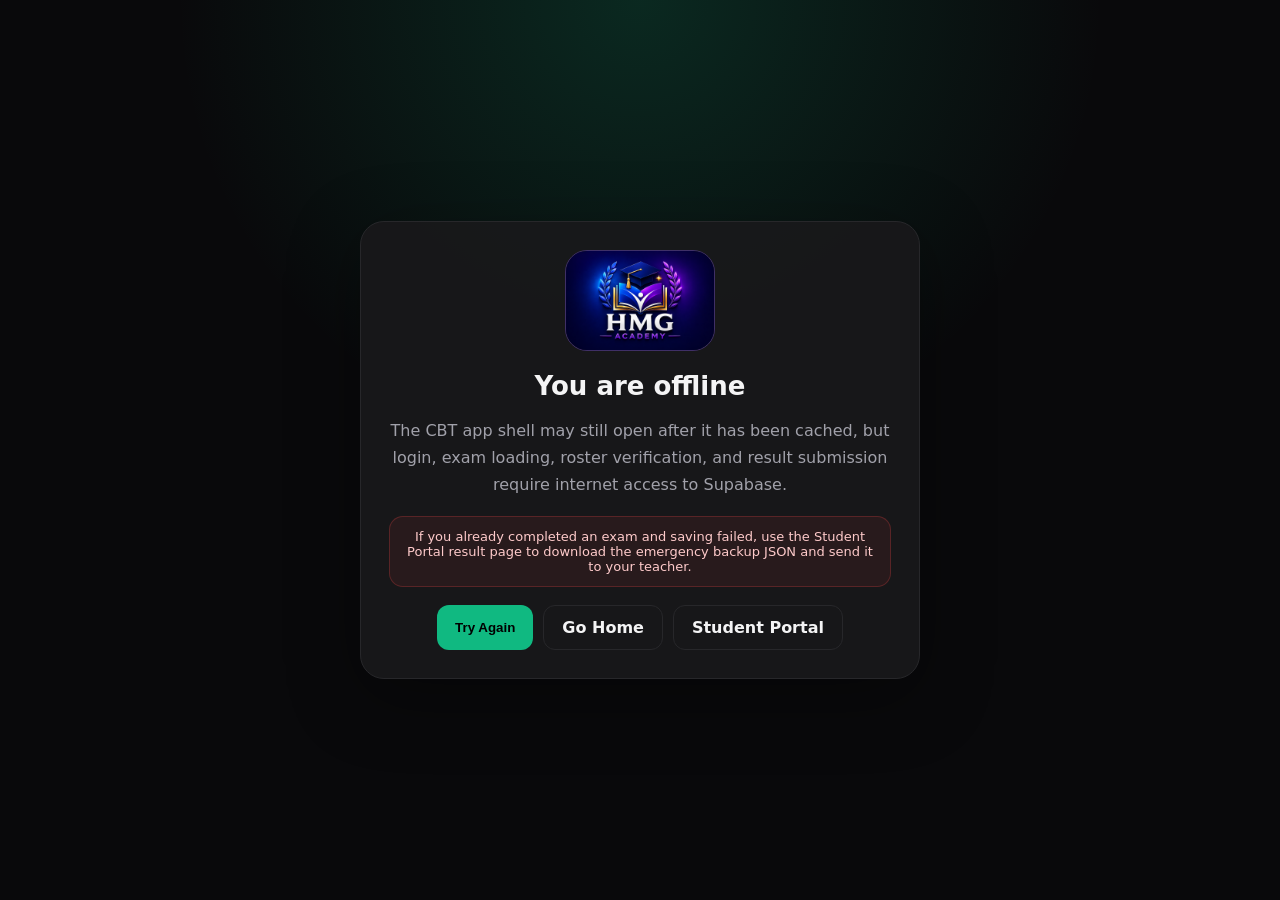
<file: templates/hmg-cbt-pro-v3.1/offline.html>
<!doctype html>
<html lang="en">
<head>
<meta charset="utf-8">
<meta name="viewport" content="width=device-width,initial-scale=1">
<title>HMG Academy CBT — Offline</title>
<style>
:root{--bg:#09090b;--surface:#18181b;--border:#27272a;--text:#f4f4f5;--muted:#a1a1aa;--primary:#10b981;--danger:#ef4444;}
*{box-sizing:border-box}body{margin:0;min-height:100vh;display:grid;place-items:center;background:radial-gradient(circle at top,rgba(16,185,129,.18),transparent 42%),var(--bg);color:var(--text);font-family:system-ui,-apple-system,Segoe UI,Arial,sans-serif;padding:22px}.card{max-width:560px;background:rgba(24,24,27,.92);border:1px solid var(--border);border-radius:24px;padding:28px;text-align:center;box-shadow:0 18px 70px rgba(0,0,0,.35)}img{width:150px;border-radius:22px;margin-bottom:16px;border:1px solid rgba(139,92,246,.35)}h1{margin:0 0 10px;font-size:26px}p{color:var(--muted);line-height:1.7}.btns{display:flex;gap:10px;flex-wrap:wrap;justify-content:center;margin-top:18px}a,button{background:var(--primary);color:#000;text-decoration:none;border:0;border-radius:12px;padding:12px 18px;font-weight:800;cursor:pointer}.ghost{background:transparent;color:var(--text);border:1px solid var(--border)}.warn{margin-top:18px;padding:12px;border-radius:14px;background:rgba(239,68,68,.08);border:1px solid rgba(239,68,68,.25);font-size:13px;color:#fecaca}</style>
</head>
<body>
<div class="card">
<img src="assets/hmg-academy-logo.png" alt="HMG Academy logo">
<h1>You are offline</h1>
<p>The CBT app shell may still open after it has been cached, but login, exam loading, roster verification, and result submission require internet access to Supabase.</p>
<div class="warn">If you already completed an exam and saving failed, use the Student Portal result page to download the emergency backup JSON and send it to your teacher.</div>
<div class="btns"><button onclick="location.reload()">Try Again</button><a class="ghost" href="index.html">Go Home</a><a class="ghost" href="student.html">Student Portal</a></div>
</div>
</body>
</html>
</file>
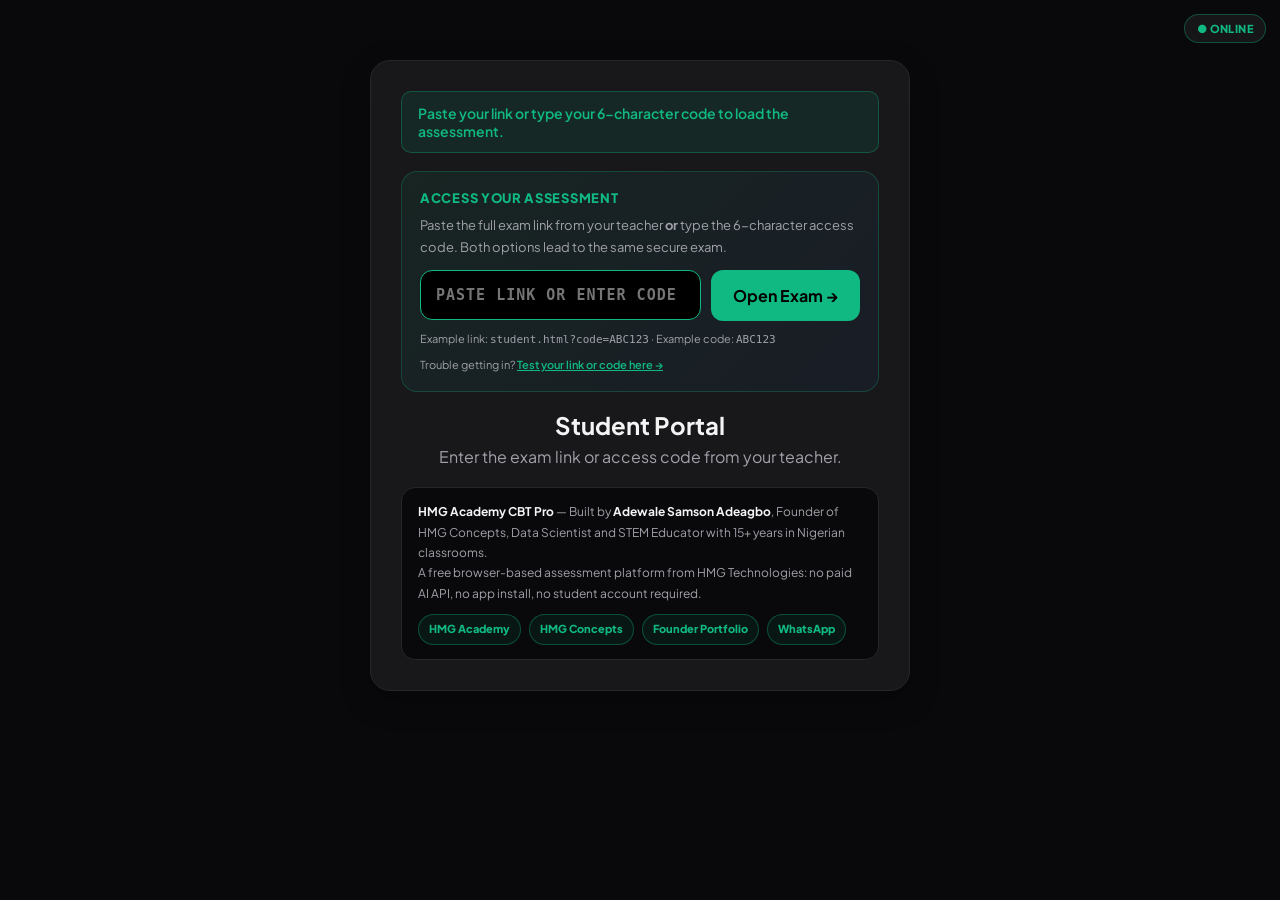
<file: templates/hmg-cbt-pro-v3.1/student.html>
<!DOCTYPE html>
<html lang="en">
<head>
    <meta charset="UTF-8">
    <meta name="viewport" content="width=device-width, initial-scale=1.0, user-scalable=no">
    <title>HMG Academy CBT | Student Portal</title>
    <link rel="manifest" href="manifest.webmanifest">
<link rel="icon" href="assets/hmg-academy-logo.png">
<link rel="apple-touch-icon" href="assets/hmg-academy-logo.png">
    <meta name="theme-color" content="#10b981">
    <link href="https://fonts.googleapis.com/css2?family=Plus+Jakarta+Sans:wght@400;500;600;700;800&display=swap" rel="stylesheet">
    <style>
        :root{
            --bg:#09090b;--surface:#18181b;--surface-2:#27272a;
            --primary:#10b981;--danger:#ef4444;--warning:#f59e0b;
            --info:#3b82f6;--border:#27272a;--text:#f4f4f5;--text-muted:#a1a1aa;
        }
        *{box-sizing:border-box;margin:0;padding:0;}
        body{font-family:'Plus Jakarta Sans',sans-serif;background:var(--bg);color:var(--text);min-height:100vh;padding:20px;}
        .card{background:var(--surface);border:1px solid var(--border);border-radius:20px;padding:30px;width:100%;max-width:1100px;margin:0 auto;box-shadow:0 10px 30px rgba(0,0,0,0.25);}
        .hidden{display:none!important;}
        h2{margin-bottom:12px;}h3{margin-bottom:10px;}
        p{color:var(--text-muted);margin-bottom:16px;}
        input{width:100%;padding:15px;margin-bottom:14px;border-radius:12px;border:1px solid var(--border);background:#000;color:#fff;font-size:15px;font-family:inherit;transition:border-color 0.2s;}
        input:focus{border-color:var(--primary);outline:none;}
        input:disabled{opacity:0.6;cursor:not-allowed;}
        button{border:none;border-radius:12px;padding:15px 18px;font-weight:700;cursor:pointer;transition:0.2s ease;font-family:inherit;}
        button:hover{opacity:0.9;}
        button:disabled{opacity:0.5;cursor:not-allowed;}
        .primary-btn{background:var(--primary);color:#000;width:100%;font-size:16px;}
        .secondary-btn{background:var(--surface-2);color:#fff;}
        .export-btn{background:rgba(59,130,246,0.15);color:var(--info);border:1px solid rgba(59,130,246,0.4);font-size:14px;padding:11px 22px;border-radius:10px;}
        .export-btn:hover{background:var(--info);color:#fff;opacity:1;}


        /* ═══ NETWORK STATUS ═══ */
        #network-status{position:fixed;top:14px;right:14px;z-index:99991;padding:7px 12px;border-radius:20px;font-size:11px;font-weight:800;letter-spacing:0.4px;text-transform:uppercase;border:1px solid var(--border);background:rgba(24,24,27,0.92);color:var(--text-muted);backdrop-filter:blur(8px);}
        #network-status.online{border-color:rgba(16,185,129,0.35);color:var(--primary);}
        #network-status.offline{border-color:rgba(239,68,68,0.4);color:var(--danger);animation:pulse-border 1.3s infinite;}

        
        /* ═══ HMG ACADEMY ECOSYSTEM BRANDING ═══ */
        .student-logo-wrap{text-align:center;margin-bottom:18px;}
        .student-logo{width:min(210px,70vw);border-radius:24px;border:1px solid rgba(168,85,247,0.45);box-shadow:0 14px 60px rgba(59,130,246,0.24),0 8px 35px rgba(168,85,247,0.18);background:#05050a;}
        .ecosystem-pill{display:inline-flex;align-items:center;gap:6px;margin-top:10px;padding:5px 12px;border-radius:999px;background:rgba(16,185,129,0.1);border:1px solid rgba(16,185,129,0.25);font-size:11px;font-weight:800;color:var(--primary);text-transform:uppercase;letter-spacing:0.5px;}

        /* ═══ ENTRY CARD ═══ */
        #entry-card{max-width:540px;margin:40px auto;}
        .exam-info-banner{background:var(--bg);border:1px solid var(--border);border-radius:14px;padding:16px 20px;margin-bottom:20px;}
        .banner-subject{font-size:20px;font-weight:800;margin-bottom:8px;color:var(--text);}
        .meta-tags{display:flex;flex-wrap:wrap;gap:6px;}
        .meta-tag{display:inline-block;padding:4px 10px;border-radius:20px;font-size:11px;font-weight:700;text-transform:uppercase;letter-spacing:0.4px;}
        .tag-class{background:rgba(245,158,11,0.15);color:var(--warning);}
        .tag-term{background:rgba(59,130,246,0.15);color:var(--info);}
        .tag-type{background:rgba(139,92,246,0.15);color:#a78bfa;}
        .tag-topic{background:rgba(16,185,129,0.12);color:var(--primary);}
        .tag-misc{background:var(--surface-2);color:var(--text-muted);}

        /* ── MODE SELECTOR ── */
        .mode-selector{display:grid;grid-template-columns:1fr 1fr;gap:10px;margin-bottom:20px;}
        .mode-card{border:2px solid var(--border);border-radius:14px;padding:18px 16px;cursor:pointer;transition:0.2s;text-align:center;background:var(--bg);}
        .mode-card:hover{border-color:var(--primary);}
        .mode-card.selected{border-color:var(--primary);background:rgba(16,185,129,0.07);}
        .mode-card-icon{font-size:28px;margin-bottom:8px;}
        .mode-card-title{font-size:14px;font-weight:800;color:var(--text);margin-bottom:4px;}
        .mode-card-sub{font-size:11px;color:var(--text-muted);line-height:1.5;}

        /* ── REGISTERED STUDENT FORM ── */
        .verify-btn{background:var(--info);color:#fff;width:100%;margin-bottom:14px;}
        .verified-banner{background:rgba(16,185,129,0.08);border:1px solid rgba(16,185,129,0.3);border-radius:12px;padding:14px 18px;margin-bottom:18px;display:flex;align-items:center;gap:12px;}
        .verified-icon{font-size:24px;flex-shrink:0;}
        .verified-name{font-size:16px;font-weight:800;color:var(--text);}
        .verified-meta{font-size:12px;color:var(--text-muted);margin-top:2px;}
        .verified-badge{display:inline-block;padding:3px 9px;border-radius:20px;font-size:11px;font-weight:700;background:rgba(16,185,129,0.15);color:var(--primary);margin-left:8px;}

        /* ── NOT REGISTERED BANNER ── */
        .not-found-banner{background:rgba(239,68,68,0.07);border:1px solid rgba(239,68,68,0.3);border-radius:12px;padding:14px 18px;margin-bottom:14px;font-size:13px;color:var(--danger);}

        /* ── DIVIDER ── */
        .form-divider{display:flex;align-items:center;gap:12px;margin:16px 0;}
        .form-divider hr{flex:1;border:none;border-top:1px solid var(--border);}
        .form-divider span{font-size:11px;color:var(--text-muted);font-weight:600;white-space:nowrap;}

        /* Integrity pledge */
        .pledge-box{background:rgba(245,158,11,0.07);border:1px solid rgba(245,158,11,0.3);border-radius:12px;padding:16px 18px;margin-bottom:18px;font-size:13px;line-height:1.7;color:var(--text-muted);}
        .pledge-box strong{color:var(--warning);}
        .pledge-check{display:flex;align-items:flex-start;gap:10px;margin-top:12px;cursor:pointer;}
        .pledge-check input[type=checkbox]{width:18px;height:18px;margin:0;margin-top:2px;flex-shrink:0;accent-color:var(--primary);cursor:pointer;}
        .pledge-check span{font-size:13px;font-weight:600;color:var(--text);}

        /* ═══ EXAM LAYOUT ═══ */
        .exam-layout{display:grid;grid-template-columns:250px 1fr;gap:20px;}
        .question-panel{background:#111;border:1px solid var(--border);border-radius:16px;padding:20px;height:fit-content;position:sticky;top:20px;}
        .question-grid{display:grid;grid-template-columns:repeat(5,1fr);gap:8px;margin-top:14px;}
        .q-btn{width:38px;height:38px;border-radius:9px;border:1px solid var(--border);background:#000;color:#fff;font-weight:700;font-size:13px;cursor:pointer;transition:0.15s;display:flex;align-items:center;justify-content:center;padding:0;}
        .q-btn.active{background:var(--primary);color:#000;border-color:var(--primary);}
        .q-btn.answered{border-color:var(--primary);color:var(--primary);background:rgba(16,185,129,0.08);}
        .q-btn.unanswered-warn{border-color:var(--danger);color:var(--danger);animation:pulse-border 1s ease-in-out 3;}
        .q-btn.flagged{border-color:var(--warning);color:var(--warning);background:rgba(245,158,11,0.1);}
        .q-btn.flagged.answered{border-color:var(--warning);background:rgba(245,158,11,0.15);}
        @keyframes pulse-border{0%,100%{box-shadow:none}50%{box-shadow:0 0 0 3px rgba(239,68,68,0.4)}}
        #flag-btn{background:rgba(245,158,11,0.1);color:var(--warning);border:1px solid rgba(245,158,11,0.35);padding:8px 14px;font-size:12px;border-radius:8px;width:auto;}
        #flag-btn:hover{background:rgba(245,158,11,0.2);opacity:1;transform:none;}
        #flag-btn.flagged{background:rgba(245,158,11,0.25);border-color:var(--warning);}

        /* Countdown */
        #countdown-overlay{position:fixed;inset:0;background:rgba(0,0,0,0.97);z-index:99999;display:flex;flex-direction:column;align-items:center;justify-content:center;text-align:center;padding:30px;}
        .countdown-num{font-size:100px;font-weight:900;color:var(--primary);line-height:1;animation:cpulse 1s ease-in-out infinite;}
        @keyframes cpulse{0%,100%{transform:scale(1);opacity:1}50%{transform:scale(1.1);opacity:0.7}}

        /* ═══ WAIT ROOM OVERLAY ═══ */
        #wait-room-overlay{position:fixed;inset:0;background:var(--bg);z-index:99998;display:flex;flex-direction:column;align-items:center;justify-content:center;text-align:center;padding:30px;backdrop-filter:blur(10px);}
        .wait-room-card{background:var(--surface);border:1px solid var(--border);border-radius:24px;padding:40px;max-width:500px;box-shadow:0 20px 50px rgba(0,0,0,0.5);}
        .wait-room-timer{font-size:64px;font-weight:900;color:var(--primary);margin:20px 0;font-variant-numeric:tabular-nums;line-height:1;}
        .wait-room-title{font-size:22px;font-weight:800;margin-bottom:10px;}
        .wait-room-msg{font-size:15px;color:var(--text-muted);line-height:1.6;margin-bottom:20px;}

        /* Integrity */
        .integrity-bar{margin-top:14px;padding-top:12px;border-top:1px solid var(--border);font-size:11px;color:var(--text-muted);}
        .violation-badge{display:inline-flex;align-items:center;gap:5px;background:rgba(239,68,68,0.12);border:1px solid rgba(239,68,68,0.3);border-radius:6px;padding:4px 8px;font-size:11px;font-weight:700;color:var(--danger);margin-top:6px;}
        .top-bar{display:flex;justify-content:space-between;align-items:center;margin-bottom:20px;gap:12px;flex-wrap:wrap;}
        #q-text,#options-box{user-select:none;-webkit-user-select:none;-moz-user-select:none;-ms-user-select:none;}
        .opt{padding:18px;border:1px solid var(--border);border-radius:12px;margin-bottom:11px;cursor:pointer;transition:0.15s ease;background:#111;font-size:15px;line-height:1.5;user-select:none;-webkit-user-select:none;}
        .opt:hover{border-color:var(--primary);}.opt.selected{border-color:var(--primary);background:rgba(16,185,129,0.1);}
        #timer{font-size:26px;font-weight:800;color:var(--primary);transition:color 0.5s;min-width:80px;text-align:right;}
        #timer.warn{color:var(--warning);}#timer.danger{color:var(--danger);animation:tick 1s ease-in-out infinite;}
        @keyframes tick{0%,100%{transform:scale(1)}50%{transform:scale(1.08)}}
        .progress-wrap{background:var(--surface-2);border-radius:4px;height:5px;margin-bottom:16px;overflow:hidden;}
        .progress-fill{height:100%;background:var(--primary);border-radius:4px;transition:width 0.3s ease;}

        /* Violation overlay */
        #violation-overlay{position:fixed;inset:0;background:rgba(0,0,0,0.95);z-index:99999;display:flex;flex-direction:column;align-items:center;justify-content:center;padding:30px;text-align:center;backdrop-filter:blur(8px);}
        .violation-icon{font-size:56px;margin-bottom:16px;animation:shake 0.5s ease;}
        @keyframes shake{0%,100%{transform:translateX(0)}20%,60%{transform:translateX(-8px)}40%,80%{transform:translateX(8px)}}
        .violation-title{font-size:22px;font-weight:900;color:var(--danger);margin-bottom:10px;}
        .violation-msg{font-size:15px;color:var(--text-muted);max-width:420px;line-height:1.7;margin-bottom:8px;}
        .violation-count{font-size:13px;color:var(--danger);font-weight:700;margin-bottom:24px;}
        .violation-remaining{font-size:13px;color:var(--warning);margin-bottom:24px;}
        #violation-dismiss{background:var(--danger);color:#fff;padding:14px 36px;font-size:15px;border-radius:12px;width:auto;}

        /* Result */
        #result-view{max-width:860px;margin:0 auto;}
        .result-header{text-align:center;padding:28px 20px 20px;}
        .grade-ring-wrap{position:relative;width:160px;height:160px;margin:0 auto 20px;}
        .grade-ring-wrap svg{transform:rotate(-90deg);}
        .grade-ring-bg{fill:none;stroke:var(--surface-2);stroke-width:12;}
        .grade-ring-fill{fill:none;stroke-width:12;stroke-linecap:round;transition:stroke-dashoffset 1.2s ease;}
        .grade-ring-text{position:absolute;inset:0;display:flex;flex-direction:column;align-items:center;justify-content:center;}
        .grade-ring-pct{font-size:32px;font-weight:900;line-height:1;}
        .grade-ring-sub{font-size:12px;color:var(--text-muted);margin-top:3px;font-weight:600;}
        .grade-badge{display:inline-block;padding:7px 18px;border-radius:20px;font-size:13px;font-weight:800;text-transform:uppercase;letter-spacing:0.5px;margin-bottom:10px;}
        .grade-pass{background:rgba(16,185,129,0.15);color:var(--primary);}
        .grade-fail{background:rgba(239,68,68,0.15);color:var(--danger);}
        .grade-warn{background:rgba(245,158,11,0.15);color:var(--warning);}
        .motivational{font-size:14px;color:var(--text-muted);line-height:1.6;max-width:460px;margin:0 auto 16px;}
        .result-stats{display:flex;justify-content:center;gap:24px;flex-wrap:wrap;margin:16px 0;}
        .result-stat{text-align:center;}
        .result-stat-num{font-size:22px;font-weight:800;color:var(--primary);}
        .result-stat-lbl{font-size:11px;color:var(--text-muted);text-transform:uppercase;letter-spacing:0.5px;font-weight:600;}
        .action-row{display:flex;justify-content:center;gap:12px;flex-wrap:wrap;margin-top:16px;}
        .review-card{border:1px solid var(--border);border-radius:14px;padding:20px;margin-bottom:14px;background:#111;}
        .review-card.correct{border-left:5px solid var(--primary);}
        .review-card.wrong{border-left:5px solid var(--danger);}
        .review-card.skipped{border-left:5px solid var(--warning);}
        .r-tag{display:inline-block;padding:4px 12px;border-radius:999px;font-size:12px;font-weight:700;margin-bottom:10px;}
        .r-tag.correct{background:rgba(16,185,129,0.15);color:var(--primary);}
        .r-tag.wrong{background:rgba(239,68,68,0.15);color:var(--danger);}
        .r-tag.skipped{background:rgba(245,158,11,0.15);color:var(--warning);}
        .integrity-result{background:rgba(239,68,68,0.07);border:1px solid rgba(239,68,68,0.25);border-radius:12px;padding:16px 20px;margin-top:20px;text-align:left;}
        .integrity-result.clean{background:rgba(16,185,129,0.07);border-color:rgba(16,185,129,0.25);}
        .integrity-event{font-size:12px;color:var(--text-muted);padding:4px 0;border-bottom:1px solid var(--border);}
        .integrity-event:last-child{border-bottom:none;}

        /* ═══════════════════════════════════════
           FACE / PHOTO CAPTURE SYSTEM
        ═══════════════════════════════════════ */
        #face-gate{position:fixed;inset:0;background:#000;z-index:999999;display:flex;flex-direction:column;align-items:center;justify-content:center;padding:30px;text-align:center;}
        #face-gate.hidden{display:none!important;}
        .face-gate-title{font-size:22px;font-weight:900;color:var(--text);margin-bottom:8px;}
        .face-gate-sub{font-size:14px;color:var(--text-muted);margin-bottom:24px;max-width:440px;line-height:1.7;}
        #face-video{width:320px;height:240px;border-radius:16px;border:3px solid var(--primary);object-fit:cover;background:#111;transform:scaleX(-1);}
        #face-canvas{display:none;}
        .face-ring{position:relative;display:inline-block;margin-bottom:20px;}
        .face-ring-border{position:absolute;inset:-6px;border-radius:50%;border:3px dashed var(--primary);animation:spin 4s linear infinite;}
        @keyframes spin{to{transform:rotate(360deg);}}
        .face-snap-btn{margin-top:18px;background:var(--primary);color:#000;padding:14px 36px;font-size:16px;font-weight:800;border-radius:12px;cursor:pointer;border:none;font-family:inherit;}
        .face-snap-btn:disabled{opacity:0.4;cursor:not-allowed;}
        .face-preview-strip{display:flex;gap:8px;margin-top:14px;flex-wrap:wrap;justify-content:center;}
        .face-thumb{width:70px;height:52px;border-radius:8px;object-fit:cover;border:2px solid var(--border);}
        .face-thumb.ok{border-color:var(--primary);}
        .face-step-indicator{display:flex;gap:8px;margin-bottom:20px;}
        .face-step-dot{width:10px;height:10px;border-radius:50%;background:var(--border);transition:background 0.3s;}
        .face-step-dot.done{background:var(--primary);}
        .face-step-dot.active{background:var(--warning);animation:cpulse 1s infinite;}
        #face-status{font-size:13px;color:var(--text-muted);margin-top:10px;min-height:18px;}
        #face-status.ok{color:var(--primary);}
        #face-status.err{color:var(--danger);}

        /* ═══ PROCTORING LIVE STRIP ═══ */
        #proctor-strip{position:fixed;bottom:70px;right:20px;background:rgba(0,0,0,0.85);border:1px solid var(--border);border-radius:12px;padding:6px;display:none;z-index:8999;backdrop-filter:blur(8px);}
        #proctor-video-live{width:100px;height:75px;border-radius:8px;object-fit:cover;transform:scaleX(-1);display:block;}
        .proctor-label{font-size:9px;font-weight:700;text-transform:uppercase;letter-spacing:0.8px;color:var(--text-muted);text-align:center;margin-top:4px;}
        .proctor-dot{display:inline-block;width:6px;height:6px;border-radius:50%;background:var(--primary);animation:blink 1.4s ease-in-out infinite;margin-right:4px;}
        @keyframes blink{0%,100%{opacity:1;}50%{opacity:0.2;}}

        /* ═══ MULTIPLE FACE WARNING ═══ */
        #multi-face-overlay{position:fixed;inset:0;background:rgba(0,0,0,0.96);z-index:99998;display:none;flex-direction:column;align-items:center;justify-content:center;padding:30px;text-align:center;backdrop-filter:blur(10px);}
        .mf-icon{font-size:60px;margin-bottom:16px;animation:shake 0.6s ease;}
        .mf-title{font-size:22px;font-weight:900;color:var(--danger);margin-bottom:10px;}
        .mf-msg{font-size:14px;color:var(--text-muted);max-width:400px;line-height:1.7;margin-bottom:20px;}

        /* ═══ AUDIO CHEAT DETECTED ═══ */
        #audio-cheat-overlay{position:fixed;bottom:20px;left:50%;transform:translateX(-50%);background:#18181b;border:1px solid rgba(239,68,68,0.5);border-radius:12px;padding:12px 20px;z-index:9998;display:none;align-items:center;gap:12px;font-size:13px;font-weight:700;color:var(--danger);box-shadow:0 8px 32px rgba(0,0,0,0.6);}

        /* ═══ DEVTOOLS TRAP ═══ */
        #devtools-overlay{position:fixed;inset:0;background:#000;z-index:9999999;display:none;flex-direction:column;align-items:center;justify-content:center;text-align:center;padding:30px;}
        .devtools-icon{font-size:56px;margin-bottom:16px;}
        .devtools-title{font-size:22px;font-weight:900;color:var(--danger);margin-bottom:10px;}
        .devtools-msg{font-size:14px;color:#a1a1aa;max-width:420px;line-height:1.8;}

        /* ═══ FULL SCIENTIFIC CALCULATOR ═══ */
        #calc-btn{position:fixed;bottom:20px;right:20px;background:var(--primary);color:#000;border-radius:50%;font-size:20px;cursor:pointer;z-index:9000;width:54px;height:54px;display:flex;align-items:center;justify-content:center;box-shadow:0 4px 16px rgba(16,185,129,0.4);border:none;padding:0;}
        #calculator{position:fixed;bottom:86px;right:20px;width:340px;background:#0a0a0a;border:1px solid #222;border-radius:18px;padding:14px;display:none;z-index:9000;box-shadow:0 20px 60px rgba(0,0,0,0.8);user-select:none;}
        .calc-header{display:flex;justify-content:space-between;align-items:center;margin-bottom:8px;}
        .calc-title{font-size:11px;font-weight:700;color:#666;text-transform:uppercase;letter-spacing:1px;}
        .calc-mode-toggle{display:flex;background:#111;border-radius:6px;overflow:hidden;border:1px solid #222;}
        .calc-mode-btn{padding:4px 10px;font-size:11px;font-weight:700;cursor:pointer;border:none;background:transparent;color:#666;font-family:inherit;transition:0.15s;}
        .calc-mode-btn.active{background:#10b981;color:#000;}
        #calc-history-display{font-size:11px;color:#555;min-height:16px;margin-bottom:4px;text-align:right;font-family:monospace;overflow:hidden;text-overflow:ellipsis;white-space:nowrap;}
        #calc-expression{font-size:13px;color:#888;min-height:18px;margin-bottom:2px;text-align:right;font-family:monospace;overflow:hidden;text-overflow:ellipsis;white-space:nowrap;}
        #calc-display{width:100%;background:transparent;border:none;color:#0f0;font-size:26px;font-family:monospace;text-align:right;padding:4px 0 8px;font-weight:700;letter-spacing:-0.5px;min-height:38px;}
        .calc-mem-row{display:flex;gap:4px;margin-bottom:8px;}
        .calc-mem-btn{flex:1;padding:5px 2px;font-size:10px;font-weight:700;background:#111;color:#888;border:1px solid #222;border-radius:5px;cursor:pointer;font-family:inherit;transition:0.1s;}
        .calc-mem-btn:hover{background:#1a1a1a;color:#fff;}
        .calc-mem-btn.mem-active{color:#f59e0b;border-color:#f59e0b;}
        .calc-grid{display:grid;grid-template-columns:repeat(5,1fr);gap:5px;}
        .calc-btn{padding:10px 4px;background:#1a1a1a;color:#fff;border:1px solid #222;border-radius:8px;cursor:pointer;font-size:12px;font-weight:700;font-family:inherit;transition:0.1s;line-height:1.2;text-align:center;}
        .calc-btn:hover{background:#2a2a2a;}
        .calc-btn:active{transform:scale(0.94);}
        .calc-btn.op{background:#1a2a1a;color:#10b981;border-color:#1a3a1a;}
        .calc-btn.op:hover{background:#10b981;color:#000;}
        .calc-btn.eq{background:#10b981;color:#000;font-size:16px;}
        .calc-btn.eq:hover{background:#059669;}
        .calc-btn.fn{background:#111;color:#a78bfa;border-color:#1a1a2a;font-size:11px;}
        .calc-btn.fn:hover{background:#a78bfa;color:#000;}
        .calc-btn.clr{color:#ef4444;}
        .calc-btn.clr:hover{background:#ef4444;color:#fff;}
        .calc-btn.num{background:#111;}
        .calc-history-panel{margin-top:10px;border-top:1px solid #1a1a1a;padding-top:8px;max-height:90px;overflow-y:auto;}
        .calc-history-item{font-size:11px;color:#555;padding:2px 0;font-family:monospace;text-align:right;cursor:pointer;}
        .calc-history-item:hover{color:#0f0;}

        /* ═══ FONT ZOOM ═══ */
        #font-controls{display:flex;gap:6px;align-items:center;}
        .font-ctrl-btn{background:var(--surface-2);color:var(--text);border:1px solid var(--border);border-radius:6px;padding:4px 10px;font-size:13px;font-weight:700;cursor:pointer;width:auto;}
        .font-ctrl-btn:hover{background:var(--primary);color:#000;}

        /* ═══ QUESTION TYPE BADGE ═══ */
        .qtype-badge{display:inline-flex;align-items:center;gap:5px;padding:3px 10px;border-radius:20px;font-size:11px;font-weight:800;text-transform:uppercase;letter-spacing:0.4px;margin-bottom:14px;}
        .qtype-mcq{background:rgba(59,130,246,0.12);color:var(--info);border:1px solid rgba(59,130,246,0.3);}
        .qtype-mrq{background:rgba(139,92,246,0.12);color:#a78bfa;border:1px solid rgba(139,92,246,0.3);}
        .qtype-tf{background:rgba(245,158,11,0.12);color:var(--warning);border:1px solid rgba(245,158,11,0.3);}
        .qtype-short{background:rgba(16,185,129,0.12);color:var(--primary);border:1px solid rgba(16,185,129,0.3);}
        .qtype-numeric{background:rgba(239,68,68,0.1);color:var(--danger);border:1px solid rgba(239,68,68,0.25);}
        .qtype-matching{background:rgba(20,184,166,0.1);color:#14b8a6;border:1px solid rgba(20,184,166,0.3);}
        .qtype-ordering{background:rgba(168,85,247,0.1);color:#a855f7;border:1px solid rgba(168,85,247,0.3);}
        .qtype-cloze{background:rgba(236,72,153,0.1);color:#ec4899;border:1px solid rgba(236,72,153,0.3);}
        .qtype-essay{background:rgba(251,146,60,0.1);color:#fb923c;border:1px solid rgba(251,146,60,0.3);}
        .qtype-categorization{background:rgba(34,197,94,0.1);color:#22c55e;border:1px solid rgba(34,197,94,0.3);}
        .qtype-multi_numeric{background:rgba(14,165,233,0.1);color:#0ea5e9;border:1px solid rgba(14,165,233,0.3);}

        /* ═══ MRQ (CHECKBOX) OPTIONS ═══ */
        .mrq-opt{padding:16px 18px;border:1px solid var(--border);border-radius:12px;margin-bottom:10px;cursor:pointer;transition:0.15s ease;background:#111;font-size:15px;line-height:1.5;display:flex;align-items:flex-start;gap:12px;user-select:none;-webkit-user-select:none;}
        .mrq-opt:hover{border-color:#a78bfa;}
        .mrq-opt.selected{border-color:#a78bfa;background:rgba(139,92,246,0.1);}
        .mrq-checkbox{width:20px;height:20px;border-radius:5px;border:2px solid var(--border);background:#000;flex-shrink:0;display:flex;align-items:center;justify-content:center;margin-top:1px;transition:0.15s;font-size:13px;font-weight:900;}
        .mrq-opt.selected .mrq-checkbox{background:#a78bfa;border-color:#a78bfa;color:#000;}
        .mrq-hint{font-size:12px;color:var(--text-muted);margin-bottom:14px;padding:8px 14px;background:rgba(139,92,246,0.06);border:1px solid rgba(139,92,246,0.2);border-radius:8px;}

        /* ═══ TRUE/FALSE OPTIONS ═══ */
        .tf-grid{display:grid;grid-template-columns:1fr 1fr;gap:14px;}
        .tf-opt{padding:20px 16px;border:2px solid var(--border);border-radius:14px;cursor:pointer;transition:0.15s ease;background:#111;font-size:16px;font-weight:800;text-align:center;user-select:none;}
        .tf-opt:hover{border-color:var(--warning);}
        .tf-opt.selected-true{border-color:var(--primary);background:rgba(16,185,129,0.12);color:var(--primary);}
        .tf-opt.selected-false{border-color:var(--danger);background:rgba(239,68,68,0.1);color:var(--danger);}
        .tf-icon{font-size:28px;display:block;margin-bottom:6px;}

        /* ═══ SHORT ANSWER (FILL-IN-THE-GAP) ═══ */
        .short-answer-wrap{margin-top:4px;}
        .short-answer-input{width:100%;padding:16px 18px;font-size:16px;font-family:inherit;border:2px solid var(--border);border-radius:12px;background:#111;color:#fff;outline:none;transition:border-color 0.2s;caret-color:var(--primary);}
        .short-answer-input:focus{border-color:var(--primary);box-shadow:0 0 0 3px rgba(16,185,129,0.12);}
        .short-answer-hint{font-size:12px;color:var(--text-muted);margin-top:8px;margin-bottom:0;}
        .short-char-count{font-size:11px;color:var(--text-muted);margin-top:6px;text-align:right;}

        /* ═══ NUMERIC INPUT ═══ */
        .numeric-wrap{margin-top:4px;}
        .numeric-input{width:100%;padding:16px 18px;font-size:20px;font-family:monospace;font-weight:700;border:2px solid var(--border);border-radius:12px;background:#111;color:#10b981;outline:none;transition:border-color 0.2s;text-align:center;letter-spacing:1px;caret-color:var(--primary);}
        .numeric-input:focus{border-color:var(--primary);box-shadow:0 0 0 3px rgba(16,185,129,0.12);}
        .numeric-hint{font-size:12px;color:var(--text-muted);margin-top:8px;padding:8px 14px;background:rgba(16,185,129,0.05);border:1px solid rgba(16,185,129,0.15);border-radius:8px;}
        .cloze-grid,.multi-num-grid{display:grid;grid-template-columns:repeat(auto-fit,minmax(180px,1fr));gap:10px;margin-top:12px;}
        .cloze-input,.multi-num-input,.essay-textarea,.cat-select{width:100%;padding:13px 14px;background:#111;border:2px solid var(--border);border-radius:10px;color:var(--text);font-family:inherit;font-size:14px;outline:none;}
        .cloze-input:focus,.multi-num-input:focus,.essay-textarea:focus,.cat-select:focus{border-color:var(--primary);box-shadow:0 0 0 3px rgba(16,185,129,0.12);}
        .essay-textarea{min-height:160px;resize:vertical;line-height:1.7;}
        .cat-table{width:100%;border-collapse:separate;border-spacing:0 8px;}
        .cat-item{background:var(--surface-2);border:1px solid var(--border);border-radius:10px 0 0 10px;padding:12px 14px;font-weight:600;font-size:14px;}
        .cat-cell{width:45%;}

        /* ═══ PARTIAL CREDIT BADGE ═══ */
        .partial-badge{display:inline-block;padding:3px 10px;border-radius:20px;font-size:11px;font-weight:700;background:rgba(245,158,11,0.15);color:var(--warning);border:1px solid rgba(245,158,11,0.3);margin-left:8px;}

        /* ═══ MATCHING QUESTION ═══ */
        .match-hint{font-size:12px;color:var(--text-muted);margin-bottom:14px;padding:9px 14px;background:rgba(20,184,166,0.06);border:1px solid rgba(20,184,166,0.2);border-radius:8px;line-height:1.6;}
        .match-table{width:100%;border-collapse:separate;border-spacing:0 8px;}
        .match-row td{padding:0;}
        .match-left{background:var(--surface-2);border:1px solid var(--border);border-radius:10px 0 0 10px;padding:13px 16px;font-size:14px;font-weight:600;width:42%;vertical-align:middle;}
        .match-arrow{padding:0 8px;text-align:center;color:var(--text-muted);font-size:18px;vertical-align:middle;white-space:nowrap;}
        .match-right-cell{width:45%;vertical-align:middle;}
        .match-select{width:100%;padding:11px 12px;background:var(--surface);border:2px solid var(--border);border-radius:0 10px 10px 0;color:var(--text);font-size:14px;font-family:inherit;cursor:pointer;outline:none;transition:border-color 0.2s;}
        .match-select:focus{border-color:#14b8a6;}
        .match-select.matched{border-color:#14b8a6;background:rgba(20,184,166,0.06);}
        .match-select option{background:var(--surface);color:var(--text);}

        /* ═══ ORDERING / SEQUENCING ═══ */
        .order-hint{font-size:12px;color:var(--text-muted);margin-bottom:14px;padding:9px 14px;background:rgba(168,85,247,0.06);border:1px solid rgba(168,85,247,0.2);border-radius:8px;line-height:1.6;}
        .order-list{list-style:none;padding:0;margin:0;}
        .order-item{display:flex;align-items:center;gap:10px;padding:13px 14px;background:var(--surface-2);border:2px solid var(--border);border-radius:11px;margin-bottom:8px;cursor:grab;user-select:none;-webkit-user-select:none;transition:border-color 0.15s,box-shadow 0.15s,opacity 0.15s;}
        .order-item:active{cursor:grabbing;}
        .order-item.dragging{opacity:0.45;border-color:#a855f7;box-shadow:0 4px 20px rgba(168,85,247,0.25);}
        .order-item.drag-over{border-color:#a855f7;background:rgba(168,85,247,0.08);}
        .order-handle{color:var(--text-muted);font-size:18px;flex-shrink:0;cursor:grab;line-height:1;}
        .order-num{width:26px;height:26px;border-radius:50%;background:rgba(168,85,247,0.15);color:#a855f7;font-size:11px;font-weight:800;display:flex;align-items:center;justify-content:center;flex-shrink:0;}
        .order-text{flex:1;font-size:14px;font-weight:600;line-height:1.4;}
        .order-move-btns{display:flex;flex-direction:column;gap:2px;flex-shrink:0;}
        .order-move-btn{background:var(--surface);border:1px solid var(--border);border-radius:5px;width:24px;height:20px;cursor:pointer;font-size:11px;display:flex;align-items:center;justify-content:center;color:var(--text-muted);line-height:1;}
        .order-move-btn:hover{background:#a855f7;color:#fff;border-color:#a855f7;}
        @media(max-width:500px){.match-left{font-size:13px;padding:10px 12px;}.match-select{font-size:13px;padding:9px 8px;}}

        /* ═══ CONFETTI ═══ */
        .confetti-piece{position:fixed;width:8px;height:8px;top:-10px;border-radius:2px;animation:confetti-fall linear forwards;pointer-events:none;z-index:99999;}
        @keyframes confetti-fall{0%{transform:translateY(0) rotate(0deg);opacity:1;}100%{transform:translateY(110vh) rotate(720deg);opacity:0;}}



        /* ═══ ACCESS CODE / LINK ENTRY ═══ */
        .code-entry-box{background:linear-gradient(135deg,rgba(16,185,129,0.08),rgba(59,130,246,0.05));border:1px solid rgba(16,185,129,0.25);border-radius:16px;padding:18px;margin-bottom:18px;}
        .code-entry-title{font-size:13px;font-weight:900;color:var(--primary);text-transform:uppercase;letter-spacing:0.7px;margin-bottom:8px;}
        .code-entry-help{font-size:13px;color:var(--text-muted);line-height:1.7;margin-bottom:12px;}
        .code-entry-grid{display:grid;grid-template-columns:1fr auto;gap:10px;align-items:start;}
        .code-entry-grid input{margin-bottom:0;text-transform:uppercase;letter-spacing:1px;font-family:monospace;font-weight:800;}
        .brand-mini{margin-top:18px;padding:14px 16px;background:var(--bg);border:1px solid var(--border);border-radius:14px;font-size:12px;color:var(--text-muted);line-height:1.7;}
        .brand-mini strong{color:var(--text);}
        .brand-links{display:flex;gap:8px;flex-wrap:wrap;margin-top:10px;}
        .brand-links a{font-size:11px;font-weight:800;color:var(--primary);text-decoration:none;border:1px solid rgba(16,185,129,0.35);border-radius:20px;padding:5px 10px;background:rgba(16,185,129,0.08);}
        @media(max-width:560px){.code-entry-grid{grid-template-columns:1fr}.code-entry-grid button{width:100%;}}

        .status-msg{padding:12px 16px;border-radius:10px;margin-bottom:18px;font-size:14px;font-weight:600;}
        .status-error{background:rgba(239,68,68,0.1);color:var(--danger);border:1px solid rgba(239,68,68,0.3);}
        .status-info{background:rgba(16,185,129,0.1);color:var(--primary);border:1px solid rgba(16,185,129,0.3);}

        
        /* ═══ PRINTABLE REPORT CARD ═══ */
        @media print {
            body { background: #fff !important; color: #000 !important; padding: 20px; font-family: sans-serif; }
            .card { border: none !important; box-shadow: none !important; padding: 0 !important; width: 100%; max-width: 100%; }
            #result-card { display: block !important; }
            .no-print, #watermark-container, #network-status { display: none !important; }
            .q-review-box { break-inside: avoid; border: 1px solid #ddd !important; margin-bottom:10px; padding:10px; border-radius:6px; }
            .result-stats { background: #f9f9f9 !important; border: 1px solid #ddd !important; display:flex; gap:20px; padding:15px; margin:20px 0; border-radius:10px; }
            .stat-num { color: #000 !important; font-size:24px; font-weight:bold; }
            .stat-label { font-size:12px; color:#555 !important; }
            * { -webkit-print-color-adjust: exact !important; print-color-adjust: exact !important; }
            .cert-code { font-family: monospace; font-size: 16px; border: 2px dashed #000; padding: 10px; margin-top: 20px; text-align: center; font-weight: bold; }
        }

/* Original Print */ @media hideprint {
            *{-webkit-print-color-adjust:exact!important;print-color-adjust:exact!important;}
            body{background:#fff!important;color:#000!important;padding:0!important;font-size:12px;}
            .no-print,#calc-btn,#calculator,.action-row,#entry-card,#exam-card,#violation-overlay,#countdown-overlay{display:none!important;}
            #result-view{display:block!important;max-width:100%;margin:0;}
            .card{border:none;box-shadow:none;padding:0;border-radius:0;background:#fff!important;}
            .pdf-header{display:block!important;}
            .grade-ring-wrap{display:none!important;}
            .pdf-score-block{display:block!important;text-align:center;margin-bottom:16px;}
            .pdf-score-big{font-size:44px;font-weight:900;}
            .result-header{padding:0 0 16px;border-bottom:2px solid #000;margin-bottom:16px;}
            .result-stats{gap:16px;}.result-stat-num{font-size:18px;}.motivational{color:#444;}
            .review-card{background:#f9f9f9!important;border:1px solid #ccc!important;break-inside:avoid;margin-bottom:10px;padding:14px;}
            .review-card.correct{border-left:5px solid #10b981!important;}
            .review-card.wrong{border-left:5px solid #ef4444!important;}
            .review-card.skipped{border-left:5px solid #f59e0b!important;}
            .r-tag{border:1px solid currentColor;}h2,h3{color:#000;}p{color:#333;}
            .grade-badge{border:2px solid currentColor;}
            .integrity-result{border:1px solid #ccc!important;background:#f9f9f9!important;}
        }
        @media(max-width:900px){.exam-layout{grid-template-columns:1fr;}.question-panel{position:static;}}
        @media(max-width:500px){.card{padding:18px;}.result-stats{gap:14px;}.action-row{flex-direction:column;}.action-row button{width:100%;}.mode-selector{grid-template-columns:1fr;}}

        /* ═══ ENTERPRISE FEATURES ═══ */
        #watermark-container{position:fixed;inset:0;pointer-events:none;z-index:9990;overflow:hidden;opacity:0.03;display:none;user-select:none;}
        .watermark-text{position:absolute;font-size:26px;font-weight:900;color:#fff;white-space:nowrap;transform:rotate(-35deg);user-select:none;}
        #tts-btn{background:rgba(59,130,246,0.1);color:var(--info);border:1px solid rgba(59,130,246,0.3);padding:8px 14px;font-size:12px;border-radius:8px;cursor:pointer;display:inline-flex;align-items:center;gap:6px;transition:0.2s;width:auto;}
        #tts-btn:hover{background:rgba(59,130,246,0.2);border-color:var(--info);}
        #tts-btn.speaking{background:var(--info);color:#fff;animation:pulse-border 1.5s infinite;}
    </style>
</head>
<body>
<div id="watermark-container"></div>
<div id="network-status" class="online">● Online</div>

<!-- COUNTDOWN OVERLAY -->
<div id="countdown-overlay" class="hidden">
    <div style="font-size:13px;font-weight:700;text-transform:uppercase;letter-spacing:1px;color:var(--primary);margin-bottom:16px;">Get Ready</div>
    <div id="countdown-number" class="countdown-num">3</div>
    <div style="font-size:18px;font-weight:700;color:var(--text);margin-top:20px;" id="countdown-subject"></div>
    <div style="font-size:13px;color:var(--text-muted);margin-top:8px;" id="countdown-detail"></div>
    <div style="font-size:12px;color:var(--text-muted);margin-top:24px;max-width:360px;line-height:1.6;">Your timer starts when the exam loads. Stay focused and do your best.</div>
</div>

<!-- WAIT ROOM OVERLAY -->
<div id="wait-room-overlay" class="hidden">
    <div class="wait-room-card">
        <div style="font-size:48px;margin-bottom:16px;">⏳</div>
        <div class="wait-room-title" id="wait-room-subject">Exam Coming Soon</div>
        <div class="wait-room-msg" id="wait-room-msg">The exam has not started yet. Please wait in the room. You will be admitted automatically.</div>
        <div class="wait-room-timer" id="wait-room-timer">00:00:00</div>
        <div style="font-size:13px;color:var(--text-muted);">Ensure your device is connected to the internet and stay on this page.</div>
    </div>
</div>

<!-- VIOLATION OVERLAY -->
<div id="violation-overlay" class="hidden">
    <div class="violation-icon" id="v-icon">⚠️</div>
    <div class="violation-title" id="v-title">Integrity Warning</div>
    <div class="violation-msg" id="v-msg"></div>
    <div class="violation-count" id="v-count"></div>
    <div class="violation-remaining" id="v-remaining"></div>
    <button id="violation-dismiss" onclick="dismissViolation()">I Understand — Resume Exam</button>
</div>

<!-- CALCULATOR -->
<button id="calc-btn" class="no-print hidden" onclick="toggleCalc()" title="Scientific Calculator">🧮</button>
<div id="calculator" class="no-print">
  <div class="calc-header">
    <span class="calc-title">🔬 Sci-Calc</span>
    <div class="calc-mode-toggle">
      <button class="calc-mode-btn active" id="mode-deg" onclick="setCalcMode('DEG')">DEG</button>
      <button class="calc-mode-btn" id="mode-rad" onclick="setCalcMode('RAD')">RAD</button>
    </div>
  </div>
  <div id="calc-history-display"></div>
  <div id="calc-expression"></div>
  <input id="calc-display" readonly value="0">
  <div class="calc-mem-row">
    <button class="calc-mem-btn" onclick="calcMem('MC')" title="Memory Clear">MC</button>
    <button class="calc-mem-btn" onclick="calcMem('MR')" title="Memory Recall">MR</button>
    <button class="calc-mem-btn" onclick="calcMem('M+')" title="Memory Add">M+</button>
    <button class="calc-mem-btn" onclick="calcMem('M-')" title="Memory Subtract">M−</button>
    <button class="calc-mem-btn" id="mem-indicator" style="pointer-events:none;">M:0</button>
  </div>
  <div class="calc-grid">
    <!-- Row 1: Functions -->
    <button class="calc-btn fn" onclick="calcFn('sin')">sin</button>
    <button class="calc-btn fn" onclick="calcFn('cos')">cos</button>
    <button class="calc-btn fn" onclick="calcFn('tan')">tan</button>
    <button class="calc-btn fn" onclick="calcFn('asin')">sin⁻¹</button>
    <button class="calc-btn fn" onclick="calcFn('acos')">cos⁻¹</button>
    <!-- Row 2: More functions -->
    <button class="calc-btn fn" onclick="calcFn('atan')">tan⁻¹</button>
    <button class="calc-btn fn" onclick="calcFn('log')">log</button>
    <button class="calc-btn fn" onclick="calcFn('ln')">ln</button>
    <button class="calc-btn fn" onclick="calcFn('sqrt')">√x</button>
    <button class="calc-btn fn" onclick="calcFn('cbrt')">∛x</button>
    <!-- Row 3 -->
    <button class="calc-btn fn" onclick="calcFn('pow2')">x²</button>
    <button class="calc-btn fn" onclick="calcFn('pow3')">x³</button>
    <button class="calc-btn fn" onclick="calcFn('inv')">1/x</button>
    <button class="calc-btn fn" onclick="calcFn('exp10')">10ˣ</button>
    <button class="calc-btn fn" onclick="calcFn('factorial')">n!</button>
    <!-- Row 4: Constants + brackets + % -->
    <button class="calc-btn fn" onclick="calcConst('PI')">π</button>
    <button class="calc-btn fn" onclick="calcConst('E')">e</button>
    <button class="calc-btn op" onclick="calcInput('(')">(</button>
    <button class="calc-btn op" onclick="calcInput(')')">)</button>
    <button class="calc-btn op" onclick="calcInput('%')">%</button>
    <!-- Row 5: Numbers + ops -->
    <button class="calc-btn num" onclick="calcInput('7')">7</button>
    <button class="calc-btn num" onclick="calcInput('8')">8</button>
    <button class="calc-btn num" onclick="calcInput('9')">9</button>
    <button class="calc-btn op" onclick="calcInput('/')">÷</button>
    <button class="calc-btn clr" onclick="calcBackspace()">⌫</button>
    <!-- Row 6 -->
    <button class="calc-btn num" onclick="calcInput('4')">4</button>
    <button class="calc-btn num" onclick="calcInput('5')">5</button>
    <button class="calc-btn num" onclick="calcInput('6')">6</button>
    <button class="calc-btn op" onclick="calcInput('*')">×</button>
    <button class="calc-btn fn" onclick="calcFn('negate')">+/−</button>
    <!-- Row 7 -->
    <button class="calc-btn num" onclick="calcInput('1')">1</button>
    <button class="calc-btn num" onclick="calcInput('2')">2</button>
    <button class="calc-btn num" onclick="calcInput('3')">3</button>
    <button class="calc-btn op" onclick="calcInput('-')">−</button>
    <button class="calc-btn fn" onclick="calcFn('powY')">xʸ</button>
    <!-- Row 8 -->
    <button class="calc-btn num" onclick="calcInput('0')" style="grid-column:span 2;">0</button>
    <button class="calc-btn num" onclick="calcInput('.')">.</button>
    <button class="calc-btn op" onclick="calcInput('+')">+</button>
    <button class="calc-btn eq" onclick="calculate()">=</button>
    <!-- Row 9: Clear -->
    <button class="calc-btn clr" onclick="clearCalc()" style="grid-column:span 2;">C</button>
    <button class="calc-btn clr" onclick="clearEntry()">CE</button>
    <button class="calc-btn fn" onclick="calcFn('abs')">|x|</button>
    <button class="calc-btn fn" onclick="toggleHistory()">Hist</button>
  </div>
  <div class="calc-history-panel" id="calc-history-panel" style="display:none;">
    <div id="calc-history-list"></div>
  </div>
</div>

<!-- ═══ CONFIRM SUBMIT MODAL ═══ -->
<div id="submit-modal" style="position:fixed;inset:0;background:rgba(0,0,0,0.92);backdrop-filter:blur(6px);z-index:99998;display:none;justify-content:center;align-items:center;padding:20px;">
  <div style="background:#18181b;border:1px solid #27272a;border-radius:20px;padding:28px;width:100%;max-width:480px;">
    <div style="font-size:24px;text-align:center;margin-bottom:12px;">📋</div>
    <h2 style="text-align:center;margin-bottom:6px;font-size:18px;">Submit Assessment?</h2>
    <p style="text-align:center;font-size:13px;color:#a1a1aa;margin-bottom:20px;">Once submitted, you cannot change your answers.</p>
    <div id="submit-summary" style="background:#09090b;border:1px solid #27272a;border-radius:12px;padding:16px;margin-bottom:20px;display:grid;grid-template-columns:1fr 1fr 1fr;gap:10px;text-align:center;">
      <div><div id="sm-answered" style="font-size:22px;font-weight:800;color:#10b981;">0</div><div style="font-size:11px;color:#a1a1aa;text-transform:uppercase;letter-spacing:0.5px;">Answered</div></div>
      <div><div id="sm-unanswered" style="font-size:22px;font-weight:800;color:#f59e0b;">0</div><div style="font-size:11px;color:#a1a1aa;text-transform:uppercase;letter-spacing:0.5px;">Unanswered</div></div>
      <div><div id="sm-flagged" style="font-size:22px;font-weight:800;color:#f59e0b;">0</div><div style="font-size:11px;color:#a1a1aa;text-transform:uppercase;letter-spacing:0.5px;">Flagged</div></div>
    </div>
    <div id="sm-warning" style="display:none;background:rgba(239,68,68,0.08);border:1px solid rgba(239,68,68,0.3);border-radius:10px;padding:12px 14px;margin-bottom:16px;font-size:13px;color:#ef4444;font-weight:600;"></div>
    <div style="display:flex;gap:10px;">
      <button onclick="document.getElementById('submit-modal').style.display='none';" style="flex:1;padding:13px;background:transparent;color:#a1a1aa;border:1px solid #27272a;border-radius:10px;font-size:14px;font-weight:700;cursor:pointer;font-family:inherit;">← Review</button>
      <button onclick="confirmSubmit()" id="confirm-submit-btn" style="flex:2;padding:13px;background:#10b981;color:#000;border:none;border-radius:10px;font-size:14px;font-weight:700;cursor:pointer;font-family:inherit;">✓ Submit Now</button>
    </div>
  </div>
</div>

<!-- ═══════════════════════════════════════════════
     FACE GATE — camera capture before exam starts
═══════════════════════════════════════════════ -->
<div id="face-gate" class="hidden">
  <div class="face-step-indicator" id="face-steps">
    <div class="face-step-dot active" id="fstep-0"></div>
    <div class="face-step-dot" id="fstep-1"></div>
    <div class="face-step-dot" id="fstep-2"></div>
  </div>
  <div class="face-gate-title" id="face-gate-title">📸 Identity Photo Capture</div>
  <div class="face-gate-sub" id="face-gate-sub">
    We need to capture <strong>3 photos</strong> of your face before the exam begins.<br>
    Look directly at the camera. This is used to verify your identity.
  </div>
  <div class="face-ring">
    <video id="face-video" autoplay playsinline muted></video>
  </div>
  <canvas id="face-canvas" width="320" height="240"></canvas>
  <div id="face-status"></div>
  <div class="face-preview-strip" id="face-preview-strip"></div>
  <button class="face-snap-btn" id="face-snap-btn" onclick="snapFacePhoto()" disabled>📸 Capture Photo</button>
  <div style="font-size:11px;color:var(--text-muted);margin-top:14px;max-width:380px;line-height:1.6;">
    🔒 Photos are saved only within this exam session and attached to your result for teacher review. They are never sent to any external server.
  </div>
</div>

<!-- ═══ PROCTORING LIVE STRIP (during exam) ═══ -->
<div id="proctor-strip">
  <video id="proctor-video-live" autoplay playsinline muted></video>
  <div class="proctor-label"><span class="proctor-dot"></span>Proctored</div>
</div>

<!-- ═══ MULTIPLE FACE WARNING ═══ -->
<div id="multi-face-overlay" style="display:none;flex-direction:column;align-items:center;justify-content:center;">
  <div class="mf-icon">👥</div>
  <div class="mf-title">Multiple People Detected</div>
  <div class="mf-msg">Only the registered student may be present during the exam. This event has been logged. Please ensure you are alone.</div>
  <button onclick="dismissMultiFace()" style="background:var(--danger);color:#fff;padding:12px 36px;font-size:14px;border-radius:10px;border:none;font-family:inherit;font-weight:700;cursor:pointer;margin-top:8px;">I Am Alone — Continue</button>
</div>

<!-- ═══ DEVTOOLS DETECTION OVERLAY ═══ -->
<div id="devtools-overlay" style="display:none;flex-direction:column;">
  <div class="devtools-icon">🛑</div>
  <div class="devtools-title">Developer Tools Detected</div>
  <div class="devtools-msg">Opening browser developer tools during an exam is a serious integrity violation.<br><br>This event has been logged. Your exam will be auto-submitted after 10 seconds.</div>
  <div id="devtools-countdown" style="font-size:32px;font-weight:900;color:var(--danger);margin-top:20px;">10</div>
</div>

<!-- ═══ AUDIO SPIKE WARNING ═══ -->
<div id="audio-cheat-overlay" style="display:none;">
  🔊 <span>Unusual audio detected — this has been logged.</span>
</div>

<!-- ═══ ENTRY CARD ═══ -->
<div id="entry-card" class="card">

    <!-- Exam info banner -->
    <div id="exam-banner" class="exam-info-banner hidden">
        <div class="banner-subject" id="banner-subject"></div>
        <div class="meta-tags" id="banner-tags"></div>
    </div>

    <div id="status-message"></div>

    <!-- Students can enter either a direct link or a 6-character teacher code -->
    <div id="code-entry-box" class="code-entry-box hidden">
        <div class="code-entry-title">Access Your Assessment</div>
        <div class="code-entry-help">Paste the full exam link from your teacher <strong>or</strong> type the 6-character access code. Both options lead to the same secure exam.</div>
        <div class="code-entry-grid">
            <input type="text" id="access-code-input" placeholder="Paste link or enter code e.g. ABC123" autocomplete="off" onkeydown="if(event.key==='Enter') loadExamFromInput()">
            <button class="primary-btn" style="width:auto;white-space:nowrap;padding:15px 22px;" onclick="loadExamFromInput()">Open Exam →</button>
        </div>
        <div style="font-size:11px;color:var(--text-muted);margin-top:10px;line-height:1.5;">Example link: <code style="font-family:monospace;">student.html?code=ABC123</code> · Example code: <code style="font-family:monospace;">ABC123</code></div>
        <div style="font-size:11px;color:var(--text-muted);margin-top:8px;line-height:1.5;">Trouble getting in? <a href="link_checker.html" style="color:var(--primary);font-weight:600;">Test your link or code here →</a></div>
    </div>

    <h2 style="text-align:center;margin-bottom:6px;">Student Portal</h2>
    <p style="text-align:center;margin-bottom:20px;" id="entry-subtitle">Loading exam…</p>

    <div class="brand-mini">
        <strong>HMG Academy CBT Pro</strong> — Built by <strong>Adewale Samson Adeagbo</strong>, Founder of HMG Concepts, Data Scientist and STEM Educator with 15+ years in Nigerian classrooms.<br>
        A free browser-based assessment platform from HMG Technologies: no paid AI API, no app install, no student account required.
        <div class="brand-links">
            <a href="https://hmgacademy.pages.dev" target="_blank">HMG Academy</a>
            <a href="https://hmgconcepts.pages.dev" target="_blank">HMG Concepts</a>
            <a href="https://cssadewale.pages.dev" target="_blank">Founder Portfolio</a>
            <a href="https://wa.me/2348100866322" target="_blank">WhatsApp</a>
        </div>
    </div>

    <!-- ══ OPEN MODE FORM (anonymous/random student) ══ -->
    <div id="form-open" class="hidden">
        <label style="display:block;font-size:11px;font-weight:700;color:var(--text-muted);margin-bottom:7px;text-transform:uppercase;letter-spacing:0.6px;">Your Full Name</label>
        <input type="text" id="s-name" placeholder="e.g. ADEWALE SAMSON" autocomplete="name">
        <label style="display:block;font-size:11px;font-weight:700;color:var(--text-muted);margin-bottom:7px;text-transform:uppercase;letter-spacing:0.6px;">Your Class</label>
        <input type="text" id="s-class" placeholder="e.g. SSS2A" autocomplete="off">
        <div class="pledge-box">
            <strong>⚖️ Academic Integrity Notice</strong><br>
            This exam is monitored. Tab switching, window switching, copy attempts, and right-clicking are detected and reported to your teacher.<br>
            Complete this exam independently without external assistance.
            <label class="pledge-check">
                <input type="checkbox" id="pledge-cb-open" onchange="toggleStartBtn('open')">
                <span>I understand the rules and will complete this exam honestly.</span>
            </label>
        </div>
        <button id="start-btn-open" class="primary-btn" onclick="validateAndStart('open')" disabled>Start Assessment →</button>
    </div>

    <!-- ══ REGISTERED MODE FORM ══ -->
    <div id="form-registered" class="hidden">

        <!-- Step 1: Enter Student ID -->
        <div id="reg-step-1">
            <div style="background:rgba(59,130,246,0.07);border:1px solid rgba(59,130,246,0.25);border-radius:12px;padding:14px 18px;margin-bottom:18px;font-size:13px;color:var(--text-muted);line-height:1.6;">
                <strong style="color:var(--info);">🔐 Registered Students Only</strong><br>
                This exam is restricted to students registered by your teacher. Enter your Student ID to verify your identity.
            </div>
            <label style="display:block;font-size:11px;font-weight:700;color:var(--text-muted);margin-bottom:7px;text-transform:uppercase;letter-spacing:0.6px;">Student ID</label>
            <input type="text" id="s-student-id" placeholder="Enter your School/Student ID" autocomplete="off" oninput="clearVerifyState()">
            <div id="verify-error" class="not-found-banner hidden"></div>
            <button class="verify-btn" onclick="verifyStudentId()">🔍 Verify My Identity</button>
        </div>

        <!-- Step 2: Identity confirmed, show locked profile -->
        <div id="reg-step-2" class="hidden">
            <div class="verified-banner">
                <div class="verified-icon">✅</div>
                <div>
                    <div class="verified-name" id="reg-confirmed-name"></div>
                    <div class="verified-meta">
                        <span id="reg-confirmed-class"></span>
                        <span class="verified-badge">Identity Verified</span>
                    </div>
                    <div style="font-size:11px;color:var(--text-muted);margin-top:4px;" id="reg-confirmed-id"></div>
                </div>
            </div>
            <div style="text-align:right;margin-bottom:16px;">
                <button onclick="resetVerify()" style="width:auto;padding:6px 12px;font-size:12px;background:var(--surface-2);color:var(--text-muted);border:1px solid var(--border);border-radius:8px;">Not you? Re-enter ID</button>
            </div>
            <div class="pledge-box">
                <strong>⚖️ Academic Integrity Notice</strong><br>
                This exam is monitored. Tab switching, window switching, copy attempts, and right-clicking are detected and reported to your teacher.<br>
                Complete this exam independently without external assistance.
                <label class="pledge-check">
                    <input type="checkbox" id="pledge-cb-reg" onchange="toggleStartBtn('registered')">
                    <span>I understand the rules and will complete this exam honestly.</span>
                </label>
            </div>
            <button id="start-btn-reg" class="primary-btn" onclick="validateAndStart('registered')" disabled>Start Assessment →</button>
        </div>

    </div>
</div>

<!-- ═══ EXAM CARD ═══ -->
<div id="exam-card" class="card hidden">
    <div class="top-bar">
        <div>
            <h2 id="exam-subject" style="margin-bottom:2px;font-size:18px;"></h2>
            <div id="exam-meta-line" style="font-size:12px;color:var(--text-muted);"></div>
        </div>
        <div style="display:flex;align-items:center;gap:10px;">
          <div id="font-controls" class="no-print">
            <button class="font-ctrl-btn" onclick="adjustFont(-1)" title="Decrease font size">A-</button>
            <button class="font-ctrl-btn" onclick="adjustFont(1)" title="Increase font size">A+</button>
          </div>
          <div id="timer">00:00</div>
        </div>
    </div>
    <!-- Student identity strip during exam -->
    <div id="student-id-strip" style="display:none;background:rgba(16,185,129,0.07);border:1px solid rgba(16,185,129,0.2);border-radius:8px;padding:8px 14px;margin-bottom:16px;font-size:12px;align-items:center;gap:8px;">
        <span style="color:var(--primary);">✅ Verified:</span>
        <span id="strip-name" style="font-weight:700;"></span>
        <span id="strip-class" style="color:var(--text-muted);"></span>
        <span id="strip-id" style="color:var(--text-muted);font-family:monospace;"></span>
    </div>
    <div class="progress-wrap"><div class="progress-fill" id="progress-bar" style="width:0%"></div></div>
    <div style="display:flex;justify-content:space-between;font-size:12px;color:var(--text-muted);margin-bottom:20px;">
        <span id="progress-text">Question 1 of —</span>
        <span id="answered-count">0 answered</span>
    </div>
    <div class="exam-layout">
        <div class="question-panel">
            <h3 style="font-size:14px;margin-bottom:4px;">Navigator</h3>
            <p style="font-size:12px;margin-bottom:0;">Tap a number to jump.</p>
            <div class="question-grid" id="question-grid"></div>
            <div style="margin-top:12px;">
                <button onclick="jumpToFirstUnanswered()" style="width:100%;padding:8px;font-size:12px;background:var(--surface-2);color:var(--text-muted);border:1px solid var(--border);border-radius:8px;margin-bottom:6px;">⏭ Jump to Unanswered</button>
                <button onclick="openSubmitModal()" style="width:100%;padding:9px;font-size:12px;background:#10b981;color:#000;border:none;border-radius:8px;font-weight:700;cursor:pointer;font-family:inherit;">✅ Finish & Submit</button>
            </div>
            <div class="integrity-bar">
                <div style="margin-bottom:4px;">
                    <span style="margin-right:8px;">🟢 Answered</span>
                    <span style="margin-right:8px;">⬜ Unanswered</span>
                    <span>🚩 Flagged</span>
                </div>
                <div id="violation-nav-badge" class="violation-badge hidden">⚠️ <span id="v-nav-count">0</span> flag(s)</div>
                <div id="fullscreen-hint" style="margin-top:8px;font-size:11px;display:none;">
                    <button onclick="requestFullscreen()" style="width:auto;padding:5px 10px;font-size:11px;background:rgba(245,158,11,0.1);color:var(--warning);border:1px solid rgba(245,158,11,0.3);border-radius:6px;">↗ Re-enter Fullscreen</button>
                </div>
                <div style="margin-top:10px;font-size:11px;color:var(--text-muted);line-height:1.5;">
                    ⌨️ Shortcuts: <strong>A-D</strong> answer, <strong>N/→</strong> next, <strong>P/←</strong> previous, <strong>R</strong> flag, <strong>S</strong> submit.
                </div>
            </div>
        </div>
        <div>
            <div id="q-text" style="font-size:19px;font-weight:600;margin-bottom:20px;line-height:1.5;"></div>
            <div id="options-box"></div>
            <div style="display:flex;gap:10px;margin-top:20px;flex-wrap:wrap;align-items:center;">
                <button id="flag-btn" onclick="toggleFlag()">🚩 Flag</button>
                <button id="tts-btn" class="no-print hidden" onclick="toggleReadAloud()" title="Read question aloud">🔊 Read Aloud</button>
                <button class="secondary-btn" onclick="prev()" style="flex:1;">← Back</button>
                <button class="primary-btn" style="flex:2;" onclick="next()" id="next-btn">Next →</button>
            </div>
        </div>
    </div>
</div>

<!-- ═══ RESULT VIEW ═══ -->
<div id="result-view" class="card hidden">

    <div class="student-logo-wrap no-print" style="margin-bottom:10px;">
        <img src="assets/hmg-academy-logo.png" alt="HMG Academy logo" class="student-logo" style="width:min(170px,60vw);">
        <div class="ecosystem-pill">Official HMG Academy CBT Result</div>
    </div>

    <!-- ── Save status indicators ── -->
    <div id="save-indicator" style="display:none;text-align:center;padding:10px;font-size:13px;color:var(--text-muted);"><span style="animation:spin 1s linear infinite;display:inline-block;margin-right:6px;">⏳</span> Saving your result…</div>

    <div id="result-saved-badge" style="display:none;text-align:center;padding:8px 16px;margin-bottom:12px;background:rgba(16,185,129,0.1);border:1px solid rgba(16,185,129,0.3);border-radius:10px;font-size:13px;font-weight:700;color:#10b981;">✅ Result saved to your teacher's dashboard</div>

    <div id="cert-code-box" style="display:none;text-align:center;padding:8px 16px;margin-bottom:12px;background:rgba(59,130,246,0.08);border:1px solid rgba(59,130,246,0.25);border-radius:10px;font-size:12px;color:var(--text-muted);">Certificate / submission verification code: <strong id="cert-code" style="color:var(--info);font-family:monospace;letter-spacing:1px;">—</strong></div>

    <div id="result-save-error" style="display:none;padding:14px 16px;margin-bottom:16px;background:rgba(239,68,68,0.08);border:1px solid rgba(239,68,68,0.35);border-radius:10px;">
        <div style="font-size:14px;font-weight:800;color:#ef4444;margin-bottom:6px;">⚠️ Result could not be saved to server</div>
        <div style="font-size:12px;color:#a1a1aa;margin-bottom:8px;">Please screenshot this page and send it to your teacher. Technical detail: <span id="result-save-error-msg" style="font-family:monospace;color:#f59e0b;"></span></div>
        <div style="display:flex;gap:8px;flex-wrap:wrap;">
            <button onclick="downloadResultBackup()" style="width:auto;padding:7px 16px;font-size:12px;background:rgba(59,130,246,0.15);color:#3b82f6;border:1px solid rgba(59,130,246,0.4);border-radius:8px;">⬇ Download Backup JSON</button>
            <button onclick="location.reload()" style="width:auto;padding:7px 16px;font-size:12px;background:rgba(239,68,68,0.15);color:#ef4444;border:1px solid rgba(239,68,68,0.4);border-radius:8px;">🔄 Try Again</button>
        </div>
    </div>

    <div class="pdf-header" style="display:none;margin-bottom:20px;padding-bottom:16px;border-bottom:2px solid #000;">
        <div style="font-size:22px;font-weight:900;" id="pdf-title"></div>
        <div style="font-size:13px;color:#444;margin-top:4px;" id="pdf-meta"></div>
        <div style="font-size:13px;margin-top:2px;" id="pdf-student"></div>
    </div>
    <div class="result-header">
        <div class="grade-ring-wrap">
            <svg viewBox="0 0 160 160" width="160" height="160">
                <circle class="grade-ring-bg" cx="80" cy="80" r="68"/>
                <circle class="grade-ring-fill" id="ring-fill" cx="80" cy="80" r="68" stroke-dasharray="427" stroke-dashoffset="427"/>
            </svg>
            <div class="grade-ring-text">
                <div class="grade-ring-pct" id="ring-pct">0%</div>
                <div class="grade-ring-sub" id="ring-sub">Score</div>
            </div>
        </div>
        <div class="pdf-score-block" style="display:none;"><div class="pdf-score-big" id="pdf-score-big"></div></div>
        <div class="grade-badge" id="grade-badge">—</div>
        <h2 id="result-title" style="margin-bottom:8px;font-size:22px;"></h2>
        <p class="motivational" id="motivational-msg"></p>
        <div class="result-stats">
            <div class="result-stat"><div class="result-stat-num" id="stat-score">—</div><div class="result-stat-lbl">Score</div></div>
            <div class="result-stat"><div class="result-stat-num" id="stat-correct" style="color:var(--primary);">—</div><div class="result-stat-lbl">Correct</div></div>
            <div class="result-stat"><div class="result-stat-num" id="stat-wrong" style="color:var(--danger);">—</div><div class="result-stat-lbl">Wrong</div></div>
            <div class="result-stat"><div class="result-stat-num" id="stat-skipped" style="color:var(--warning);">—</div><div class="result-stat-lbl">Skipped</div></div>
            <div class="result-stat"><div class="result-stat-num" id="stat-time" style="color:var(--text-muted);">—</div><div class="result-stat-lbl">Time Used</div></div>
        </div>
        <div id="integrity-summary"></div>
        <div class="action-row no-print">
            <button class="export-btn" onclick="exportPDF()">📄 Export PDF</button>
            <button class="export-btn" onclick="shareResult()" style="background:rgba(16,185,129,0.15);color:var(--primary);border:1px solid rgba(16,185,129,0.4);">🔗 Share Result</button>
        </div>
    </div>
    <hr style="border:none;border-top:1px solid var(--border);margin:4px 0 24px;">
    <h2 style="margin-bottom:4px;">Question-by-Question Review</h2>
    <p style="margin-bottom:20px;">Study each answer and explanation carefully to improve next time.</p>
    <div id="review-box"></div>
</div>

<script>
const SB_URL='https://pstnsaqjshmtintjrnas.supabase.co';
const SB_KEY='eyJhbGciOiJIUzI1NiIsInR5cCI6IkpXVCJ9.eyJpc3MiOiJzdXBhYmFzZSIsInJlZiI6InBzdG5zYXFqc2htdGludGpybmFzIiwicm9sZSI6ImFub24iLCJpYXQiOjE3NzU3MDEzODUsImV4cCI6MjA5MTI3NzM4NX0.KNVgpVN0xp1njin1HL3udntc7psfzjnz7mqzpEN_Z6w';

// ═══ EXAM STATE ═══
let exam=null, questions=[], current=0, answers={};
let timeLeft=0, timerObj=null, attemptNum=1, examStartTime=0;
let flagged=new Set(), questionTimes={}, questionStartTime=0;
let examActive=false;
let _lastResultBackup=null; // emergency downloadable result payload if network/database saving fails

// ═══ STUDENT IDENTITY STATE ═══
let studentMode='open';        // 'open' or 'registered'
let verifiedStudent=null;      // { id, full_name, student_id, class } from DB
let finalStudentName='';       // resolved name going into submit
let finalStudentClass='';      // resolved class going into submit
let finalStudentId='';         // school student ID (empty for open mode)

// ═══ ANTI-CHEAT STATE ═══
const MAX_VIOLATIONS=3;
let violationCount=0, violationLog=[], violationPending=false;
let isFullscreen=false, blurCount=0;

const V={
    TAB_SWITCH:'Tab / App Switch',WINDOW_BLUR:'Window Lost Focus',
    COPY_ATTEMPT:'Copy Attempt (Ctrl+C)',CUT_ATTEMPT:'Cut Attempt (Ctrl+X)',
    SELECT_ALL:'Select All (Ctrl+A)',PRINT_KEY:'Print Shortcut (Ctrl+P)',
    VIEW_SOURCE:'View Source (Ctrl+U)',DEVTOOLS_KEY:'DevTools Shortcut (F12)',
    RIGHT_CLICK:'Right-Click Detected',FULLSCREEN_EXIT:'Exited Fullscreen',
    PASTE:'Paste Attempt',SCREENSHOT:'Screenshot Key (PrtSc)',
    MULTI_FACE:'Multiple Faces Detected',NO_FACE:'No Face Detected',
    DEVTOOLS_OPEN:'DevTools Window Opened',PERIODIC_SNAP:'Periodic Proctor Snapshot',
    LOUD_AUDIO:'Loud Audio / Voice Detected',
};

// ═══════════════════════════════════════════
// METADATA
// ═══════════════════════════════════════════
function decodeMeta(r){
    if(!r||!r.includes('|'))return{subject:r||'—',cls:'—',term:'—',topic:'—',type:'—',session:'—',passmark:50};
    const p=r.split('|');
    return{subject:p[0]||'—',cls:p[1]||'—',term:p[2]||'—',topic:p[3]||'—',type:p[4]||'—',session:p[5]||'—',passmark:parseInt(p[6])||50};
}

function parseQuestionData(raw){
    if(Array.isArray(raw))return raw;
    if(!raw)return [];
    try{
        let parsed=typeof raw==='string'?JSON.parse(raw):raw;
        if(typeof parsed==='string')parsed=JSON.parse(parsed);
        return Array.isArray(parsed)?parsed:[];
    }catch(e){
        console.warn('[CBT] Question data parse failed:',e);
        return [];
    }
}

async function sbRpc(name, body){
    const res=await fetch(`${SB_URL}/rest/v1/rpc/${name}`,{
        method:'POST',
        headers:{'apikey':SB_KEY,'Authorization':`Bearer ${SB_KEY}`,'Content-Type':'application/json'},
        body:JSON.stringify(body||{})
    });
    const text=await res.text();
    let data=null;
    try{data=text?JSON.parse(text):null;}catch(e){data=text;}
    if(!res.ok){
        const msg=(data&&(data.message||data.error||data.hint))||`HTTP ${res.status}`;
        throw new Error(msg);
    }
    return data;
}

async function fetchPublicExamByCode(code){
    try{
        return await sbRpc('get_public_exam_by_code',{p_code:code});
    }catch(rpcErr){
        console.warn('[CBT] Public exam RPC unavailable, trying legacy REST fallback:',rpcErr.message);
        const res=await fetch(`${SB_URL}/rest/v1/exams?code=eq.${encodeURIComponent(code)}&select=*`,{headers:{'apikey':SB_KEY,'Authorization':`Bearer ${SB_KEY}`}});
        if(!res.ok)throw rpcErr;
        return await res.json();
    }
}

async function getAttemptCount(examId,name,cls,studentId){
    try{
        const n=await sbRpc('get_exam_attempt_count',{p_exam_id:examId,p_student_name:name,p_student_class:cls,p_student_id_ref:studentId||''});
        return Number(n)||0;
    }catch(rpcErr){
        console.warn('[CBT] Attempt-count RPC unavailable, trying legacy REST fallback:',rpcErr.message);
        const res=await fetch(`${SB_URL}/rest/v1/results?student_name=eq.${encodeURIComponent(name)}&student_class=eq.${encodeURIComponent(cls)}&exam_id=eq.${examId}&select=id`,{headers:{'apikey':SB_KEY,'Authorization':`Bearer ${SB_KEY}`}});
        if(!res.ok)throw rpcErr;
        const history=await res.json();
        return Array.isArray(history)?history.length:0;
    }
}

function showStatusMsg(m,t='error'){
    document.getElementById('status-message').innerHTML=`<div class="status-msg status-${t}">${m}</div>`;
}

// ════════ TEXT-TO-SPEECH (READ ALOUD) ════════
let currentUtterance = null;
function toggleReadAloud(){
    if(!('speechSynthesis' in window)){
        showToastStudent('Text-to-speech not supported in this browser.');
        return;
    }
    const btn = document.getElementById('tts-btn');
    if(window.speechSynthesis.speaking) {
        window.speechSynthesis.cancel();
        btn.classList.remove('speaking');
        btn.innerHTML = '🔊 Read Aloud';
        return;
    }
    const q = questions[current];
    let textToRead = `Question ${current+1}. ${q.q}. `;
    const qtype = getQType(q);
    if(qtype==='mcq' || qtype==='mrq') {
        if(q.a) textToRead += `Option A: ${q.a}. `;
        if(q.b) textToRead += `Option B: ${q.b}. `;
        if(q.c) textToRead += `Option C: ${q.c}. `;
        if(q.d) textToRead += `Option D: ${q.d}. `;
    } else if(qtype==='tf') {
        textToRead += `True or False.`;
    }
    
    currentUtterance = new SpeechSynthesisUtterance(textToRead);
    currentUtterance.onend = () => {
        btn.classList.remove('speaking');
        btn.innerHTML = '🔊 Read Aloud';
    };
    window.speechSynthesis.speak(currentUtterance);
    btn.classList.add('speaking');
    btn.innerHTML = '⏹ Stop Reading';
}

function renderWatermark() {
    const wc = document.getElementById('watermark-container');
    wc.style.display = 'block';
    const text = studentMode === 'registered' && finalStudentName ? `${finalStudentName} (${finalStudentId})` : 'HMG CBT PRO';
    let htmlStr = '';
    for(let i=0; i<30; i++) {
        const top = Math.random() * 100;
        const left = Math.random() * 100;
        htmlStr += `<div class="watermark-text" style="top:${top}vh; left:${left}vw;">${text}</div>`;
    }
    wc.innerHTML = htmlStr;
}

function showToastStudent(msg){
    let t=document.getElementById('s-toast');
    if(!t){t=document.createElement('div');t.id='s-toast';t.style.cssText='position:fixed;bottom:-60px;left:50%;transform:translateX(-50%);background:#18181b;color:#f4f4f5;border:1px solid #27272a;padding:10px 20px;border-radius:10px;font-weight:600;font-size:13px;transition:bottom 0.3s;z-index:9999;white-space:nowrap;';document.body.appendChild(t);}
    t.innerText=msg;t.style.bottom='20px';
    setTimeout(()=>{t.style.bottom='-60px';},2200);
}



// ═══════════════════════════════════════════
// NETWORK STATUS + EMERGENCY BACKUP
// ═══════════════════════════════════════════
function updateNetworkStatus(){
    const el=document.getElementById('network-status');
    if(!el)return;
    const online=navigator.onLine;
    el.className=online?'online':'offline';
    el.innerText=online?'● Online':'● Offline';
}
window.addEventListener('online',()=>{updateNetworkStatus();showToastStudent('✅ Connection restored.');});
window.addEventListener('offline',()=>{updateNetworkStatus();showToastStudent('⚠️ You are offline. Your result may need backup download if submitted now.');});
setTimeout(updateNetworkStatus,100);

function downloadResultBackup(){
    if(!_lastResultBackup){showToastStudent('No result backup is available yet.');return;}
    const payload={
        backup_type:'HMG_CBT_STUDENT_RESULT_BACKUP',
        generated_at:new Date().toISOString(),
        instructions:'Send this JSON file to your teacher/admin if your result could not save to the dashboard.',
        brand:{name:'HMG Academy CBT Pro', founder:'Adewale Samson Adeagbo', parent:'HMG Concepts'},
        result:_lastResultBackup
    };
    const a=document.createElement('a');
    a.href=URL.createObjectURL(new Blob([JSON.stringify(payload,null,2)],{type:'application/json'}));
    const safeName=String(_lastResultBackup.student_name||'student').toLowerCase().replace(/[^a-z0-9]+/g,'_').replace(/^_|_$/g,'')||'student';
    a.download=`hmg_cbt_result_backup_${safeName}_${Date.now()}.json`;
    document.body.appendChild(a);a.click();a.remove();
    setTimeout(()=>URL.revokeObjectURL(a.href),1000);
    showToastStudent('✅ Backup downloaded. Send it to your teacher.');
}

// ═══════════════════════════════════════════
// ACCESS CODE / LINK ENTRY HELPERS
// Teacher dashboard now gives students TWO access options:
//   1) open a direct link such as student.html?code=ABC123
//   2) type/paste the 6-character code manually on this page.
// This parser accepts both raw codes and full links.
// ═══════════════════════════════════════════
function extractExamCode(raw){
    if(!raw)return '';
    let text=String(raw).trim();
    if(!text)return '';
    try{
        const url=new URL(text, window.location.href);
        const fromQuery=url.searchParams.get('code')||url.searchParams.get('exam')||url.searchParams.get('c');
        if(fromQuery)return fromQuery.trim().toUpperCase();
        if(url.hash){
            const hash=url.hash.replace(/^#/,'').trim();
            const hm=hash.match(/[A-Za-z0-9]{4,12}/);
            if(hm)return hm[0].toUpperCase();
        }
    }catch(e){}
    const queryMatch=text.match(/[?&](?:code|exam|c)=([A-Za-z0-9_-]{4,20})/i);
    if(queryMatch)return queryMatch[1].toUpperCase();
    const codeMatch=text.toUpperCase().match(/\b[A-Z0-9]{4,12}\b/);
    return codeMatch?codeMatch[0].toUpperCase():'';
}
function resolveCodeFromURL(){
    const params=new URLSearchParams(window.location.search);
    const direct=params.get('code')||params.get('exam')||params.get('c');
    if(direct)return extractExamCode(direct);
    if(window.location.hash)return extractExamCode(window.location.hash);
    return '';
}
function showCodeEntry(){
    document.getElementById('entry-card').classList.remove('hidden');
    document.getElementById('code-entry-box')?.classList.remove('hidden');
    document.getElementById('exam-banner')?.classList.add('hidden');
    document.getElementById('form-open')?.classList.add('hidden');
    document.getElementById('form-registered')?.classList.add('hidden');
    document.getElementById('entry-subtitle').innerText='Enter the exam link or access code from your teacher.';
    showStatusMsg('Paste your link or type your 6-character code to load the assessment.','info');
    setTimeout(()=>document.getElementById('access-code-input')?.focus(),100);
}
function loadExamFromInput(){
    const raw=document.getElementById('access-code-input')?.value||'';
    const code=extractExamCode(raw);
    if(!code){
        showStatusMsg('Please enter a valid exam link or access code.','error');
        return;
    }
    const url=new URL(window.location.href);
    url.searchParams.set('code',code);
    url.hash='';
    window.location.href=url.toString();
}

// ═══════════════════════════════════════════
// INIT — load exam from URL code
// ═══════════════════════════════════════════
async function init(){
    const code=resolveCodeFromURL();
    if(!code){
        showCodeEntry();
        return;
    }
    document.getElementById('code-entry-box')?.classList.add('hidden');
    try{
        const data=await fetchPublicExamByCode(code);
        if(!data.length){showStatusMsg('Exam not found or not open. Check your exam code or ask your teacher to resend/re-open the link/code. <button onclick="showCodeEntry()" style="width:auto;margin-left:8px;padding:6px 10px;background:var(--surface-2);color:var(--text);border:1px solid var(--border);border-radius:8px;">Try another code</button>');return;}
        exam=data[0];
        if(!exam.is_open){showStatusMsg('This exam is currently closed. Contact your teacher.');return;}
        if(exam.close_at && new Date(exam.close_at).getTime() <= Date.now()){
            showStatusMsg('This exam has reached its scheduled closing time. HMG Academy CBT is a product of HMG Concepts. Contact your teacher if you believe this is an error.');
            return;
        }
        if(exam.start_at && new Date(exam.start_at).getTime() > Date.now()){
            startWaitRoom();
            return;
        }

        init_admission();
    }catch(e){
        console.error('[CBT] init error:',e);
        const retryBtn='<button onclick=\"init()\" style=\"width:auto;margin-left:8px;padding:6px 12px;background:var(--primary);color:#fff;border:none;border-radius:8px;cursor:pointer;\">🔄 Retry</button>';
        showStatusMsg('Connection error. Check your internet and try again. '+retryBtn);
    }
}

function init_admission(){
    const m=decodeMeta(exam.subject);
    document.getElementById('banner-subject').innerText=m.subject;
    const tags=[];
    if(m.cls!=='—')tags.push(`<span class="meta-tag tag-class">${m.cls}</span>`);
    if(m.term!=='—')tags.push(`<span class="meta-tag tag-term">${m.term}</span>`);
    if(m.type!=='—')tags.push(`<span class="meta-tag tag-type">${m.type}</span>`);
    if(m.topic!=='—')tags.push(`<span class="meta-tag tag-topic">📖 ${m.topic}</span>`);
    tags.push(`<span class="meta-tag tag-misc">⏱ ${exam.duration} min</span>`);
    tags.push(`<span class="meta-tag tag-misc">Pass: ${m.passmark}%</span>`);
    if(exam.attempt_limit!=999)tags.push(`<span class="meta-tag tag-misc">Max ${exam.attempt_limit} attempt${exam.attempt_limit>1?'s':''}</span>`);
    document.getElementById('banner-tags').innerHTML=tags.join('');
    document.getElementById('exam-banner').classList.remove('hidden');
    document.title='HMG Academy CBT | '+m.subject;

    let rawQuestions=parseQuestionData(exam.csv_data);
    if(!Array.isArray(rawQuestions)||rawQuestions.length===0){
        showStatusMsg('This exam has no questions yet. Please contact your teacher.');
        return;
    }
    rawQuestions.forEach((q, i) => {
        q._orig = i;
        if(!q.type)q.type='mcq';
        const qt=q.type.toLowerCase();
        if(qt==='mcq'||qt==='tf'){
            q.ans = (q.ans||'').replace(/^\uFEFF/,'').replace(/^["'\s]+|["'\s]+$/g,'').toUpperCase();
            if(!['A','B','C','D'].includes(q.ans)) q.ans='';
        }
    });

    if(exam.select_count && exam.select_count < rawQuestions.length){
        questions = rawQuestions.sort(() => Math.random() - 0.5).slice(0, exam.select_count);
    } else {
        questions = rawQuestions.sort(() => Math.random() - 0.5);
    }
    if(Number(exam.select_count)>0)questions=questions.slice(0,Number(exam.select_count));

    studentMode=exam.exam_mode||'open';
    renderEntryForm();
    showStatusMsg(`${questions.length} questions · ${exam.duration} minutes · Pass mark: ${m.passmark}%`,'info');
}

function startWaitRoom(){
    const m=decodeMeta(exam.subject);
    document.getElementById('wait-room-overlay').classList.remove('hidden');
    document.getElementById('wait-room-subject').innerText=`${m.subject} — Wait Room`;
    document.getElementById('wait-room-msg').innerText=`The exam is scheduled to start at ${new Date(exam.start_at).toLocaleString()}. You will be admitted automatically.`;
    
    const timerEl=document.getElementById('wait-room-timer');
    const interval=setInterval(()=>{
        const now=Date.now();
        const start=new Date(exam.start_at).getTime();
        const diff=start-now;
        if(diff<=0){
            clearInterval(interval);
            document.getElementById('wait-room-overlay').classList.add('hidden');
            // Re-fetch so questions hidden before the start time are now delivered.
            fetchPublicExamByCode(exam.code).then(data=>{
                if(data&&data.length)exam=data[0];
                init_admission();
            }).catch(()=>init_admission());
        }else{
            const h=Math.floor(diff/3600000),m=Math.floor((diff%3600000)/60000),s=Math.floor((diff%60000)/1000);
            timerEl.innerText=`${String(h).padStart(2,'0')}:${String(m).padStart(2,'0')}:${String(s).padStart(2,'0')}`;
        }
    },1000);
}

// ═══════════════════════════════════════════
// ENTRY FORM RENDERING
// ═══════════════════════════════════════════
function renderEntryForm(){
    const m=decodeMeta(exam.subject);
    if(studentMode==='registered'){
        document.getElementById('entry-subtitle').innerText='Verify your identity to begin.';
        document.getElementById('form-open').classList.add('hidden');
        document.getElementById('form-registered').classList.remove('hidden');
    }else{
        document.getElementById('entry-subtitle').innerText='Enter your details to begin the assessment.';
        document.getElementById('form-open').classList.remove('hidden');
        document.getElementById('form-registered').classList.add('hidden');
    }
}

// ── Open mode pledge toggle ──
function toggleStartBtn(mode){
    if(mode==='open'){
        const cb=document.getElementById('pledge-cb-open');
        document.getElementById('start-btn-open').disabled=!cb.checked;
    }else{
        const cb=document.getElementById('pledge-cb-reg');
        document.getElementById('start-btn-reg').disabled=!cb.checked;
    }
}

// ═══════════════════════════════════════════
// REGISTERED STUDENT — VERIFY ID
// ═══════════════════════════════════════════
function clearVerifyState(){
    document.getElementById('verify-error').classList.add('hidden');
}
function resetVerify(){
    verifiedStudent=null;
    document.getElementById('reg-step-1').classList.remove('hidden');
    document.getElementById('reg-step-2').classList.add('hidden');
    document.getElementById('s-student-id').value='';
    document.getElementById('pledge-cb-reg').checked=false;
    document.getElementById('start-btn-reg').disabled=true;
}

async function verifyStudentId(){
    const sid=document.getElementById('s-student-id').value.trim();
    if(!sid){alert('Please enter your Student ID.');return;}
    const btn=document.querySelector('.verify-btn');
    btn.disabled=true;btn.innerText='Verifying…';
    const errEl=document.getElementById('verify-error');
    errEl.classList.add('hidden');
    try{
        // Secure lookup: v3.1 uses RPC so anonymous users cannot browse the whole roster.
        let data=[];
        try{
            data=await sbRpc('verify_student_for_exam',{p_exam_id:exam.id,p_student_id:sid});
        }catch(rpcErr){
            console.warn('[CBT] Student verification RPC unavailable, trying legacy REST fallback:',rpcErr.message);
            if(!exam.teacher_id)throw rpcErr;
            const res=await fetch(
                `${SB_URL}/rest/v1/students?student_id=eq.${encodeURIComponent(sid)}&teacher_id=eq.${exam.teacher_id}&select=*`,
                {headers:{'apikey':SB_KEY,'Authorization':`Bearer ${SB_KEY}`}}
            );
            if(!res.ok)throw rpcErr;
            data=await res.json();
        }
        if(!data.length){
            errEl.textContent=`❌ Student ID ${sid} was not found in this class roster. Contact your teacher if you believe this is an error.`;
            errEl.classList.remove('hidden');
            btn.disabled=false;btn.innerText='🔍 Verify My Identity';
            return;
        }
        verifiedStudent=data[0];
        // Show confirmed identity
        document.getElementById('reg-confirmed-name').innerText=verifiedStudent.full_name;
        document.getElementById('reg-confirmed-class').innerText=`Class: ${verifiedStudent.class||verifiedStudent.student_class||'—'}`;
        document.getElementById('reg-confirmed-id').innerText=`Student ID: ${verifiedStudent.student_id}`;
        document.getElementById('reg-step-1').classList.add('hidden');
        document.getElementById('reg-step-2').classList.remove('hidden');
        btn.disabled=false;btn.innerText='🔍 Verify My Identity';
    }catch(e){
        errEl.innerHTML='❌ Verification failed. Check your connection and try again.';
        errEl.classList.remove('hidden');
        btn.disabled=false;btn.innerText='🔍 Verify My Identity';
    }
}

// ═══════════════════════════════════════════
// VALIDATE ATTEMPT LIMIT & START
// ═══════════════════════════════════════════
async function validateAndStart(mode){
    // Resolve student identity
    if(mode==='registered'){
        if(!verifiedStudent){alert('Please verify your Student ID first.');return;}
        if(!document.getElementById('pledge-cb-reg').checked){alert('Please accept the integrity pledge first.');return;}
        finalStudentName  = verifiedStudent.full_name;
        finalStudentClass = verifiedStudent.class||verifiedStudent.student_class||'—';
        finalStudentId    = verifiedStudent.student_id;
    }else{
        const n=document.getElementById('s-name').value.trim();
        const c=document.getElementById('s-class').value.trim();
        if(!n||!c){alert('Please fill in both your name and your class.');return;}
        if(!document.getElementById('pledge-cb-open').checked){alert('Please accept the integrity pledge first.');return;}
        finalStudentName  = n;
        finalStudentClass = c;
        finalStudentId    = '';
    }

    const btn=mode==='registered'?document.getElementById('start-btn-reg'):document.getElementById('start-btn-open');
    btn.disabled=true;btn.innerText='Checking…';

    try{
        // Check attempt count through a safe RPC. Direct anonymous SELECT on results is intentionally blocked in v3.1.
        const usedAttempts=await getAttemptCount(exam.id,finalStudentName,finalStudentClass,finalStudentId||'');
        attemptNum=usedAttempts+1;
        if(attemptNum>Number(exam.attempt_limit)){
            alert(`You have reached the attempt limit (${exam.attempt_limit} attempt${exam.attempt_limit>1?'s':''}) for this exam.`);
            btn.disabled=false;btn.innerText='Start Assessment →';return;
        }
        startExam();
    }catch(e){
        console.error(e);
        alert('Could not verify attempt history. Check your connection.');
        btn.disabled=false;btn.innerText='Start Assessment →';
    }
}

// ═══════════════════════════════════════════
// START EXAM — face gate → countdown → begin
// ═══════════════════════════════════════════
function startExam(){
    // Launch face capture gate first; it calls _launchCountdown() when done
    launchFaceGate();
}

function _launchCountdown(){
    const m=decodeMeta(exam.subject);
    document.getElementById('entry-card').classList.add('hidden');
    document.getElementById('face-gate').classList.add('hidden');
    document.getElementById('countdown-subject').innerText=m.subject;
    document.getElementById('countdown-detail').innerText=`${questions.length} questions · ${exam.duration} minutes · Pass mark: ${m.passmark}%`;
    document.getElementById('countdown-overlay').classList.remove('hidden');
    let count=3;
    document.getElementById('countdown-number').innerText=count;
    const cdTimer=setInterval(()=>{
        count--;
        if(count>0){document.getElementById('countdown-number').innerText=count;}
        else{
            clearInterval(cdTimer);
            document.getElementById('countdown-overlay').classList.add('hidden');
            document.getElementById('exam-card').classList.remove('hidden');
            document.getElementById('calc-btn').classList.remove('hidden');
            _beginExam();
        }
    },1000);
}

function _beginExam(){
    examActive=true;
    questionStartTime=Date.now();
    const m=decodeMeta(exam.subject);
    document.getElementById('exam-subject').innerText=m.subject;
    document.getElementById('exam-meta-line').innerText=
        [m.cls,m.term,m.type,m.topic].filter(v=>v&&v!=='—').join(' · ')+(attemptNum>1?` · Attempt #${attemptNum}`:'');

    // Show verified identity strip for registered students
    if(studentMode==='registered'&&verifiedStudent){
        const strip=document.getElementById('student-id-strip');
        document.getElementById('strip-name').innerText=finalStudentName;
        document.getElementById('strip-class').innerText=finalStudentClass;
        document.getElementById('strip-id').innerText=`· ID: ${finalStudentId}`;
        strip.style.display='flex';
    }

    timeLeft=Number(exam.duration)*60;
    examStartTime=Date.now();
    timerObj=setInterval(()=>{
        timeLeft--;
        const mm=Math.floor(timeLeft/60),ss=timeLeft%60;
        const el=document.getElementById('timer');
        el.innerText=`${mm}:${ss<10?'0'+ss:ss}`;
        el.className=timeLeft<=120?'danger':timeLeft<=300?'warn':'';
        if(timeLeft<=0)submitExam();
    },1000);

    document.addEventListener('visibilitychange',handleVisibilityChange);
    window.addEventListener('blur',handleWindowBlur);
    document.addEventListener('keydown',handleKeydown,true);
    document.addEventListener('contextmenu',handleRightClick,true);
    document.addEventListener('copy',handleCopy,true);
    document.addEventListener('cut',handleCut,true);
    document.addEventListener('paste',handlePaste,true);
    document.addEventListener('selectstart',handleSelectStart,true);
    requestFullscreen();
    document.addEventListener('fullscreenchange',handleFullscreenChange);
    document.addEventListener('webkitfullscreenchange',handleFullscreenChange);
    document.addEventListener('mozfullscreenchange',handleFullscreenChange);
    window.onbeforeunload=()=>'You are in the middle of an exam. Leaving will not pause your timer.';
    const restoredDraft=loadDraft();
    if(restoredDraft){showToastStudent('✅ Saved answers restored from this device.');}
    startDraftSave();
    startProctoring();     // ← live camera + periodic snapshots + multi-face detection
    startDevToolsTrap();   // ← devtools size-change detection
    renderWatermark();renderQNav();showQ();
}

// ═══════════════════════════════════════════
// FULLSCREEN
// ═══════════════════════════════════════════
function requestFullscreen(){
    const el=document.documentElement;
    try{if(el.requestFullscreen)el.requestFullscreen();else if(el.webkitRequestFullscreen)el.webkitRequestFullscreen();else if(el.mozRequestFullScreen)el.mozRequestFullScreen();isFullscreen=true;document.getElementById('fullscreen-hint').style.display='none';}catch(e){}
}
function handleFullscreenChange(){
    const fs=!!(document.fullscreenElement||document.webkitFullscreenElement||document.mozFullScreenElement);
    if(!fs&&isFullscreen&&examActive){isFullscreen=false;document.getElementById('fullscreen-hint').style.display='block';recordViolation(V.FULLSCREEN_EXIT,'Exited fullscreen');}
    if(fs)isFullscreen=true;
}

// ═══════════════════════════════════════════
// VIOLATION ENGINE
// ═══════════════════════════════════════════
function recordViolation(eventType,detail=''){
    if(!examActive)return;
    const timestamp=new Date().toISOString();
    const elapsed=Math.round((Date.now()-examStartTime)/1000);
    violationLog.push({time:timestamp,elapsed_seconds:elapsed,event:eventType,detail});
    violationCount++;
    const badge=document.getElementById('violation-nav-badge');
    const cnt=document.getElementById('v-nav-count');
    if(badge&&cnt){badge.classList.remove('hidden');cnt.innerText=violationCount;}
    const remaining=MAX_VIOLATIONS-violationCount;
    if(remaining<=0){showViolationOverlay('🚨','Exam Auto-Submitted',`You have reached ${MAX_VIOLATIONS} violations. Your exam is being submitted automatically.`,0,true);return;}
    showViolationOverlay('⚠️',`Integrity Warning ${violationCount} of ${MAX_VIOLATIONS}`,getViolationMessage(eventType),remaining,false);
}
function getViolationMessage(type){
    const m={[V.TAB_SWITCH]:'You switched to another tab or application. This has been logged.',[V.WINDOW_BLUR]:'The exam window lost focus. Switching applications is not permitted.',[V.COPY_ATTEMPT]:'Copying exam content is not allowed. This has been recorded.',[V.CUT_ATTEMPT]:'Cut operations are not permitted during the exam.',[V.SELECT_ALL]:'Selecting all content is not permitted.',[V.PRINT_KEY]:'Printing is not allowed. This has been logged.',[V.VIEW_SOURCE]:'Viewing page source is not permitted.',[V.DEVTOOLS_KEY]:'Opening developer tools is not permitted.',[V.RIGHT_CLICK]:'Right-clicking is not allowed during the exam.',[V.FULLSCREEN_EXIT]:'You exited fullscreen mode. Please remain in fullscreen.',[V.PASTE]:'Pasting content is not allowed.',[V.SCREENSHOT]:'Screenshot keys are not permitted.'};
    return m[type]||'A suspicious action was detected and has been logged.';
}
function showViolationOverlay(icon,title,msg,remaining,autoSubmit){
    if(violationPending&&!autoSubmit)return;
    violationPending=true;
    const overlay=document.getElementById('violation-overlay');
    document.getElementById('v-icon').innerText=icon;
    document.getElementById('v-title').innerText=title;
    document.getElementById('v-msg').innerText=msg;
    document.getElementById('v-count').innerText=`Violation ${violationCount} of ${MAX_VIOLATIONS} recorded`;
    if(autoSubmit){document.getElementById('v-remaining').innerText='Your exam is being submitted now…';document.getElementById('violation-dismiss').style.display='none';overlay.classList.remove('hidden');setTimeout(()=>submitExam(),2500);}
    else{document.getElementById('v-remaining').innerText=remaining===1?'⚠️ ONE more violation will auto-submit your exam.':`${remaining} more violations will auto-submit.`;document.getElementById('violation-dismiss').style.display='block';overlay.classList.remove('hidden');}
}
function dismissViolation(){document.getElementById('violation-overlay').classList.add('hidden');violationPending=false;if(!isFullscreen&&examActive)requestFullscreen();}

// ═══════════════════════════════════════════
// ANTI-CHEAT HANDLERS
// ═══════════════════════════════════════════
function handleVisibilityChange(){if(!examActive)return;if(document.hidden)recordViolation(V.TAB_SWITCH,'document.hidden=true');}
function handleWindowBlur(){
    if(!examActive)return;blurCount++;
    setTimeout(()=>{if(!examActive)return;if(document.getElementById('calculator').style.display==='block')return;if(blurCount%2===1)recordViolation(V.WINDOW_BLUR,`blur #${blurCount}`);},400);
}
function _isTypingTarget(t){
    return !!(t && (t.tagName==='INPUT'||t.tagName==='TEXTAREA'||t.tagName==='SELECT'||t.isContentEditable));
}
function handleKeydown(e){
    if(!examActive)return;
    const ctrl=e.ctrlKey||e.metaKey;
    const typing=_isTypingTarget(e.target);

    // Always block browser/system shortcuts that can leak or disrupt the exam.
    if(ctrl&&e.key.toLowerCase()==='p'){e.preventDefault();e.stopPropagation();recordViolation(V.PRINT_KEY);return;}
    if(ctrl&&e.key.toLowerCase()==='u'){e.preventDefault();e.stopPropagation();recordViolation(V.VIEW_SOURCE);return;}
    if(ctrl&&e.key.toLowerCase()==='s'){e.preventDefault();e.stopPropagation();return;}
    if(e.key==='F12'){e.preventDefault();e.stopPropagation();recordViolation(V.DEVTOOLS_KEY);return;}
    if(e.key==='F5'||(ctrl&&e.key.toLowerCase()==='r')){e.preventDefault();e.stopPropagation();return;}
    if(e.key==='PrintScreen'){e.preventDefault();e.stopPropagation();recordViolation(V.SCREENSHOT);return;}
    if(['F1','F2','F3','F4','F6','F7','F8','F9','F10','F11'].includes(e.key)){e.preventDefault();e.stopPropagation();return;}

    // In typed-answer fields, allow normal typing/editing; paste is still blocked by the paste listener.
    if(typing)return;

    if(ctrl&&e.key.toLowerCase()==='c'){e.preventDefault();e.stopPropagation();recordViolation(V.COPY_ATTEMPT);return;}
    if(ctrl&&e.key.toLowerCase()==='x'){e.preventDefault();e.stopPropagation();recordViolation(V.CUT_ATTEMPT);return;}
    if(ctrl&&e.key.toLowerCase()==='a'){e.preventDefault();e.stopPropagation();recordViolation(V.SELECT_ALL);return;}
    if(ctrl&&e.key.toLowerCase()==='v'){e.preventDefault();e.stopPropagation();recordViolation(V.PASTE);return;}

    // JAMB-style keyboard shortcuts for faster CBT practice.
    const key=e.key.length===1?e.key.toUpperCase():e.key;
    const q=questions[current];
    if(q){
        const origKey=q._orig;
        const qtype=getQType(q);
        if(['A','B','C','D'].includes(key)){
            if(qtype==='mcq' && q[key.toLowerCase()]){answers[origKey]=key;showQ();renderQNav();e.preventDefault();return;}
            if(qtype==='tf' && ['A','B'].includes(key)){answers[origKey]=key;showQ();renderQNav();e.preventDefault();return;}
            if(qtype==='mrq' && q[key.toLowerCase()]){
                const sel=mrqGetSelected(origKey);
                if(sel.has(key))sel.delete(key);else sel.add(key);
                mrqSetSelected(origKey,sel);showQ();renderQNav();e.preventDefault();return;
            }
        }
    }
    if(key==='N'||e.key==='ArrowRight'){e.preventDefault();next();return;}
    if(key==='P'||e.key==='ArrowLeft'){e.preventDefault();prev();return;}
    if(key==='R'){e.preventDefault();toggleFlag();return;}
    if(key==='S'){e.preventDefault();openSubmitModal();return;}
}
function handleRightClick(e){if(!examActive)return;e.preventDefault();e.stopPropagation();recordViolation(V.RIGHT_CLICK,`at (${e.clientX},${e.clientY})`);return false;}
function handleCopy(e){if(!examActive)return;e.preventDefault();e.stopPropagation();if(violationLog[violationLog.length-1]?.event!==V.COPY_ATTEMPT)recordViolation(V.COPY_ATTEMPT,'copy event');}
function handleCut(e){if(!examActive)return;e.preventDefault();e.stopPropagation();}
function handlePaste(e){if(!examActive)return;e.preventDefault();e.stopPropagation();}
function handleSelectStart(e){if(!examActive)return;const t=e.target;const isCalc=t.closest('#calculator')||t.id==='calc-display';const isInput=t.tagName==='INPUT'||t.tagName==='TEXTAREA';if(!isCalc&&!isInput)e.preventDefault();}

// ═══════════════════════════════════════════
// FLAG / BOOKMARK
// ═══════════════════════════════════════════
function toggleFlag(){
    if(flagged.has(current)){flagged.delete(current);document.getElementById('flag-btn').classList.remove('flagged');document.getElementById('flag-btn').innerText='🚩 Flag';}
    else{flagged.add(current);document.getElementById('flag-btn').classList.add('flagged');document.getElementById('flag-btn').innerText='🚩 Flagged';}
    renderQNav();
}
function jumpToFirstUnanswered(){
    const first=questions.findIndex((q)=>!hasAnswer(q._orig));
    if(first===-1){const ff=[...flagged].sort((a,b)=>a-b)[0];if(ff!==undefined){const p=current;current=ff;showQ(p);return;}showToastStudent('✅ All questions answered!');return;}
    const p=current;current=first;showQ(p);
}

// ═══════════════════════════════════════════
// QUESTION RENDERING
// ═══════════════════════════════════════════
function renderQNav(){
    const g=document.getElementById('question-grid');g.innerHTML='';
    questions.forEach((q,i)=>{
        const b=document.createElement('button');
        const origKey=q._orig;
        let cls='q-btn';
        if(i===current)cls+=' active';
        if(hasAnswer(origKey))cls+=' answered';
        if(flagged.has(i))cls+=' flagged';
        b.className=cls;b.innerText=i+1;b.title=flagged.has(i)?'Flagged':'';
        b.onclick=()=>{const p=current;current=i;showQ(p);};
        g.appendChild(b);
    });
    const n=questions.filter(q=>hasAnswer(q._orig)).length;
    document.getElementById('answered-count').innerText=`${n} of ${questions.length} answered`;
    document.getElementById('progress-bar').style.width=((n/questions.length)*100)+'%';
}
// ═══════════════════════════════════════════
// QUESTION TYPE HELPERS
// ═══════════════════════════════════════════
function getQType(q){ return (q.type||'mcq').toLowerCase(); }
function qTypeLabel(t){
    return{mcq:'⊙ MCQ',mrq:'☑ Multiple Response',tf:'⟺ True / False',short:'✏ Short Answer',numeric:'# Numeric',matching:'⇌ Matching',ordering:'⇅ Ordering',cloze:'▣ Cloze / Multi-Blank',essay:'📝 Essay / Keyword Response',categorization:'🗂 Categorization',multi_numeric:'∑ Multi-Part Numeric'}[t]||'⊙ MCQ';
}
function qTypeCls(t){return{mcq:'qtype-mcq',mrq:'qtype-mrq',tf:'qtype-tf',short:'qtype-short',numeric:'qtype-numeric',matching:'qtype-matching',ordering:'qtype-ordering',cloze:'qtype-cloze',essay:'qtype-essay',categorization:'qtype-categorization',multi_numeric:'qtype-multi_numeric'}[t]||'qtype-mcq';}

// For MRQ: answers stored as sorted comma string e.g. "A,B,C"
function mrqGetSelected(origKey){ const v=answers[origKey]; if(!v)return new Set(); return new Set(v.split(',').filter(Boolean)); }
function mrqSetSelected(origKey,set){ const sorted=[...set].sort().join(','); answers[origKey]=sorted||null; }

// Check if a question has an answer (used for nav colour)
function hasAnswer(origKey){ const v=answers[origKey]; return v!=null&&v!==''&&v!==undefined; }

function showQ(prevIndex){
    if(window.speechSynthesis && window.speechSynthesis.speaking) {
        window.speechSynthesis.cancel();
        const b=document.getElementById('tts-btn');
        if(b){b.classList.remove('speaking');b.innerHTML='🔊 Read Aloud';}
    }

    if(prevIndex!==undefined&&examActive){
        const elapsed=Math.round((Date.now()-questionStartTime)/1000);
        const prevOrig=questions[prevIndex]._orig;
        questionTimes[prevOrig]=(questionTimes[prevOrig]||0)+elapsed;
    }
    questionStartTime=Date.now();
    const q=questions[current];
    const origKey=q._orig;
    const qtype=getQType(q);

    let qLabel = `${current+1}. ${q.q}`;
     let metaHtml = '';
     if(q.section) metaHtml += `<div style="font-size:12px;font-weight:800;color:var(--info);text-transform:uppercase;margin-bottom:8px;letter-spacing:1px;">${escapeHtmlStudent(q.section)}</div>`;
     if(q.difficulty) metaHtml += `<span style="font-size:10px;padding:2px 6px;border-radius:4px;background:rgba(255,255,255,0.1);margin-bottom:8px;display:inline-block;">${escapeHtmlStudent(q.difficulty)}</span>`;
     
     document.getElementById('q-text').innerHTML = metaHtml + '<br>' + escapeHtmlStudent(qLabel);
    document.getElementById('progress-text').innerText=`Question ${current+1} of ${questions.length}`;
    const fb=document.getElementById('flag-btn');
    if(fb){if(flagged.has(current)){fb.classList.add('flagged');fb.innerText='🚩 Flagged';}else{fb.classList.remove('flagged');fb.innerText='🚩 Flag';}}

    const box=document.getElementById('options-box');
    box.innerHTML=`<div class="qtype-badge ${qTypeCls(qtype)}">${qTypeLabel(qtype)}</div>`;

    if(qtype==='mcq'){
        _renderMCQ(q, origKey, box);
    } else if(qtype==='mrq'){
        _renderMRQ(q, origKey, box);
    } else if(qtype==='tf'){
        _renderTF(q, origKey, box);
    } else if(qtype==='short'){
        _renderShort(q, origKey, box);
    } else if(qtype==='numeric'){
        _renderNumeric(q, origKey, box);
    } else if(qtype==='matching'){
        _renderMatching(q, origKey, box);
    } else if(qtype==='ordering'){
        _renderOrdering(q, origKey, box);
    } else if(qtype==='cloze'){
        _renderCloze(q, origKey, box);
    } else if(qtype==='essay'){
        _renderEssay(q, origKey, box);
    } else if(qtype==='categorization'){
        _renderCategorization(q, origKey, box);
    } else if(qtype==='multi_numeric'){
        _renderMultiNumeric(q, origKey, box);
    } else {
        _renderMCQ(q, origKey, box); // safe fallback
    }

    document.getElementById('next-btn').innerText=current===questions.length-1?'Finish Exam ✓':'Next →';
    renderQNav();
}

function _renderMCQ(q, origKey, box){
    ['A','B','C','D'].forEach(l=>{
        const v=q[l.toLowerCase()];if(!v)return;
        const d=document.createElement('div');
        d.className='opt'+(answers[origKey]===l?' selected':'');
        d.innerHTML=`<strong>${l}.</strong> ${escapeHtmlStudent(v)}`;
        d.onclick=()=>{ answers[origKey]=l; showQ(); renderQNav(); };
        box.appendChild(d);
    });
}

function _renderMRQ(q, origKey, box){
    const hint=document.createElement('div');
    hint.className='mrq-hint';
    hint.innerHTML='<strong>Select all correct answers</strong> — one or more options may be correct.';
    box.appendChild(hint);
    const selected=mrqGetSelected(origKey);
    ['A','B','C','D'].forEach(l=>{
        const v=q[l.toLowerCase()];if(!v)return;
        const isChk=selected.has(l);
        const d=document.createElement('div');
        d.className='mrq-opt'+(isChk?' selected':'');
        d.innerHTML=`<div class="mrq-checkbox">${isChk?'✓':''}</div><div><strong>${l}.</strong> ${escapeHtmlStudent(v)}</div>`;
        d.onclick=()=>{
            const sel=mrqGetSelected(origKey);
            if(sel.has(l))sel.delete(l); else sel.add(l);
            mrqSetSelected(origKey,sel);
            showQ(); renderQNav();
        };
        box.appendChild(d);
    });
}

function _renderTF(q, origKey, box){
    const grid=document.createElement('div');
    grid.className='tf-grid';
    const current_ans=answers[origKey];
    // True/False: answer is stored as 'A' for True, 'B' for False
    // q.a = "True", q.b = "False" (set by teacher or defaults)
    const trueText=q.a||'True';
    const falseText=q.b||'False';
    const tDiv=document.createElement('div');
    tDiv.className='tf-opt'+(current_ans==='A'?' selected-true':'');
    tDiv.innerHTML=`<span class="tf-icon">✅</span>${escapeHtmlStudent(trueText)}`;
    tDiv.onclick=()=>{ answers[origKey]='A'; showQ(); renderQNav(); };

    const fDiv=document.createElement('div');
    fDiv.className='tf-opt'+(current_ans==='B'?' selected-false':'');
    fDiv.innerHTML=`<span class="tf-icon">❌</span>${escapeHtmlStudent(falseText)}`;
    fDiv.onclick=()=>{ answers[origKey]='B'; showQ(); renderQNav(); };

    grid.appendChild(tDiv); grid.appendChild(fDiv);
    box.appendChild(grid);
}

function _renderShort(q, origKey, box){
    const wrap=document.createElement('div');
    wrap.className='short-answer-wrap';
    const stored=answers[origKey]||'';
    const maxLen=q.maxlen||200;
    wrap.innerHTML=`
      <input type="text" class="short-answer-input" id="short-input-${origKey}"
        placeholder="Type your answer here…" maxlength="${maxLen}"
        value="${escapeHtmlStudent(stored)}" autocomplete="off" spellcheck="true">
      <div class="short-char-count" id="short-cc-${origKey}">${stored.length}/${maxLen}</div>
      <p class="short-answer-hint">💡 Keep your answer concise and precise. Spelling matters.</p>`;
    box.appendChild(wrap);
    // Attach listeners after DOM insert
    requestAnimationFrame(()=>{
        const inp=document.getElementById('short-input-'+origKey);
        if(!inp)return;
        const cc=document.getElementById('short-cc-'+origKey);
        inp.addEventListener('input',()=>{
            answers[origKey]=inp.value||null;
            if(cc)cc.innerText=`${inp.value.length}/${maxLen}`;
            renderQNav();
        });
        // Allow typing in the input without triggering anti-cheat select-all
        inp.addEventListener('keydown',e=>e.stopPropagation());
    });
}

function _renderNumeric(q, origKey, box){
    const wrap=document.createElement('div');
    wrap.className='numeric-wrap';
    const stored=answers[origKey]||'';
    const tol=q.tolerance!=null?q.tolerance:0;
    const unit=q.unit||'';
    wrap.innerHTML=`
      <input type="number" class="numeric-input" id="num-input-${origKey}"
        placeholder="0" step="any" value="${escapeHtmlStudent(stored)}">
      <div class="numeric-hint">
        Enter a numerical value${unit?' in <strong>'+escapeHtmlStudent(unit)+'</strong>':''}.
        ${tol>0?('Accepted within \u00b1'+tol+(unit?' '+unit:'')+' of the correct value.'):'Exact value required.'}
      </div>`;
    box.appendChild(wrap);
    requestAnimationFrame(()=>{
        const inp=document.getElementById('num-input-'+origKey);
        if(!inp)return;
        inp.addEventListener('input',()=>{
            answers[origKey]=inp.value!==''?inp.value:null;
            renderQNav();
        });
        inp.addEventListener('keydown',e=>e.stopPropagation());
    });
}

// ─── MATCHING ───────────────────────────────────────────────────────────
// q.pairs  = [{left:"Term A", right:"Definition 1"}, ...]  — the correct pairs
// q.distractors = ["Extra option X", ...]                  — wrong right-side items
// Answer stored as JSON string: '{"0":"2","1":"0","2":"1"}'
//   keys = left-item index (string), values = right-item index in shuffled right pool
// q.ans   = '{"0":"0","1":"1","2":"2"}' — always identity mapping (pairs already ordered)
function _renderMatching(q, origKey, box){
    const pairs=q.pairs||[];
    if(!pairs.length){box.innerHTML+='<p style="color:var(--danger);">⚠️ No matching pairs defined.</p>';return;}

    // Build shuffled right-side pool: correct rights + distractors
    // We store the shuffled order once and persist it in a dataset attribute so
    // re-renders (e.g. when returning to this question) restore the same order.
    const poolKey='_matchPool_'+origKey;
    let rightPool;
    if(window[poolKey]){
        rightPool=window[poolKey];
    } else {
        rightPool=pairs.map((p,i)=>({text:p.right,correctIdx:i}))
            .concat((q.distractors||[]).map(d=>({text:d,correctIdx:-1})));
        // Shuffle
        for(let i=rightPool.length-1;i>0;i--){const j=Math.floor(Math.random()*(i+1));[rightPool[i],rightPool[j]]=[rightPool[j],rightPool[i]];}
        window[poolKey]=rightPool;
    }

    // Parse current answer
    let currentAns={};
    try{ if(answers[origKey])currentAns=JSON.parse(answers[origKey]); }catch(e){}

    const hint=document.createElement('div');
    hint.className='match-hint';
    hint.innerHTML=`<strong>⇌ Matching Question</strong> — For each item on the left, select its correct match from the dropdown on the right. Each option may only be used once.`;
    box.appendChild(hint);

    const table=document.createElement('table');
    table.className='match-table';

    pairs.forEach((pair,leftIdx)=>{
        const tr=document.createElement('tr');
        tr.className='match-row';

        const tdLeft=document.createElement('td');
        tdLeft.className='match-left';
        tdLeft.innerHTML=`<span style="font-size:11px;font-weight:800;color:#14b8a6;margin-right:6px;">${leftIdx+1}.</span>${escapeHtmlStudent(pair.left)}`;

        const tdArrow=document.createElement('td');
        tdArrow.className='match-arrow';
        tdArrow.innerHTML='→';

        const tdRight=document.createElement('td');
        tdRight.className='match-right-cell';

        const sel=document.createElement('select');
        sel.className='match-select'+(currentAns[String(leftIdx)]!=null?' matched':'');
        sel.id=`match-sel-${origKey}-${leftIdx}`;
        sel.innerHTML=`<option value="">— Select match —</option>`+
            rightPool.map((r,ri)=>`<option value="${ri}" ${String(currentAns[String(leftIdx)])===String(ri)?'selected':''}>${escapeHtmlStudent(r.text)}</option>`).join('');

        sel.addEventListener('change',()=>{
            sel.classList.toggle('matched',sel.value!=='');
            // Read all selects and build answer object
            const ans={};
            pairs.forEach((_,li)=>{
                const s=document.getElementById(`match-sel-${origKey}-${li}`);
                if(s&&s.value!=='')ans[String(li)]=s.value;
            });
            answers[origKey]=Object.keys(ans).length?JSON.stringify(ans):null;
            renderQNav();
        });
        sel.addEventListener('keydown',e=>e.stopPropagation());

        tdRight.appendChild(sel);
        tr.appendChild(tdLeft);tr.appendChild(tdArrow);tr.appendChild(tdRight);
        table.appendChild(tr);
    });
    box.appendChild(table);
}

// ─── ORDERING / SEQUENCING ──────────────────────────────────────────────
// q.items = ["Step 1 text","Step 3 text","Step 2 text"]  — items in SCRAMBLED order
// q.ans   = '[0,1,2]'  — indices into q.items that represent the CORRECT order
//           i.e. q.items[q.ans[0]] is the first correct item, q.items[q.ans[1]] second, etc.
// Student answer = '[2,0,1]' — student's current top-to-bottom arrangement of item indices
// Scoring: 1 point per item in its correct position (partial credit)
function _renderOrdering(q, origKey, box){
    const items=q.items||[];
    if(!items.length){box.innerHTML+='<p style="color:var(--danger);">⚠️ No items defined for ordering.</p>';return;}

    // Parse current student order (array of original item indices)
    // On first render, start with the scrambled order (0,1,2...)
    let currentOrder;
    try{
        if(answers[origKey])currentOrder=JSON.parse(answers[origKey]);
        else currentOrder=items.map((_,i)=>i);
    }catch(e){currentOrder=items.map((_,i)=>i);}

    const saveOrder=()=>{
        // Read current DOM order
        const list=document.getElementById(`order-list-${origKey}`);
        if(!list)return;
        const newOrder=[...list.querySelectorAll('.order-item')].map(el=>parseInt(el.dataset.idx));
        answers[origKey]=JSON.stringify(newOrder);
        renderQNav();
        // Refresh position numbers
        list.querySelectorAll('.order-num').forEach((el,i)=>el.innerText=i+1);
    };

    const hint=document.createElement('div');
    hint.className='order-hint';
    hint.innerHTML=`<strong>⇅ Ordering Question</strong> — Arrange the items below into the correct sequence. Drag and drop to reorder, or use the ▲ ▼ buttons.`;
    box.appendChild(hint);

    const ul=document.createElement('ul');
    ul.className='order-list';
    ul.id=`order-list-${origKey}`;
    let dragSrc=null;

    currentOrder.forEach((itemIdx,position)=>{
        const li=document.createElement('li');
        li.className='order-item';
        li.draggable=true;
        li.dataset.idx=itemIdx;
        li.innerHTML=`
          <span class="order-handle" title="Drag to reorder">⠿</span>
          <span class="order-num">${position+1}</span>
          <span class="order-text">${escapeHtmlStudent(items[itemIdx]||'')}</span>
          <div class="order-move-btns">
            <button class="order-move-btn" title="Move up" onclick="orderMoveItem(this,'up','${origKey}')">▲</button>
            <button class="order-move-btn" title="Move down" onclick="orderMoveItem(this,'down','${origKey}')">▼</button>
          </div>`;

        // Drag events
        li.addEventListener('dragstart',e=>{dragSrc=li;li.classList.add('dragging');e.dataTransfer.effectAllowed='move';});
        li.addEventListener('dragend',()=>{li.classList.remove('dragging');ul.querySelectorAll('.order-item').forEach(el=>el.classList.remove('drag-over'));saveOrder();});
        li.addEventListener('dragover',e=>{e.preventDefault();e.dataTransfer.dropEffect='move';if(li!==dragSrc){ul.querySelectorAll('.order-item').forEach(el=>el.classList.remove('drag-over'));li.classList.add('drag-over');}});
        li.addEventListener('dragleave',()=>li.classList.remove('drag-over'));
        li.addEventListener('drop',e=>{
            e.preventDefault();li.classList.remove('drag-over');
            if(dragSrc&&dragSrc!==li){
                const allItems=[...ul.querySelectorAll('.order-item')];
                const srcIdx=allItems.indexOf(dragSrc);
                const tgtIdx=allItems.indexOf(li);
                if(srcIdx<tgtIdx)ul.insertBefore(dragSrc,li.nextSibling);
                else ul.insertBefore(dragSrc,li);
                saveOrder();
            }
        });
        ul.appendChild(li);
    });

    box.appendChild(ul);
    // Store saveOrder globally so move buttons can call it
    window[`_orderSave_${origKey}`]=saveOrder;
}

function orderMoveItem(btn,dir,origKey){
    const li=btn.closest('.order-item');
    const ul=document.getElementById('order-list-'+origKey);
    if(!li||!ul)return;
    if(dir==='up'&&li.previousElementSibling)ul.insertBefore(li,li.previousElementSibling);
    else if(dir==='down'&&li.nextElementSibling)ul.insertBefore(li.nextElementSibling,li);
    if(window[`_orderSave_${origKey}`])window[`_orderSave_${origKey}`]();
}

// ─── CLOZE / MULTI-BLANK ────────────────────────────────────────────────
// q.items = ["answer1|alt1", "answer2|alt2"] — one entry per blank in question text.
// Student answer = JSON array of typed responses.
function _renderCloze(q, origKey, box){
    const answersList=Array.isArray(q.items)?q.items:[];
    const count=answersList.length || ((q.q.match(/___/g)||[]).length) || 1;
    let current=[]; try{current=answers[origKey]?JSON.parse(answers[origKey]):[];}catch(e){current=[];}
    const hint=document.createElement('div');
    hint.className='short-answer-hint';
    hint.innerHTML='<strong>Fill every blank.</strong> Alternatives may be accepted where your teacher configured them.';
    box.appendChild(hint);
    const grid=document.createElement('div');grid.className='cloze-grid';
    for(let i=0;i<count;i++){
        const wrap=document.createElement('div');
        wrap.innerHTML=`<label style="font-size:11px;font-weight:800;color:var(--text-muted);text-transform:uppercase;letter-spacing:0.5px;display:block;margin-bottom:5px;">Blank ${i+1}</label><input class="cloze-input" id="cloze-${origKey}-${i}" value="${escapeHtmlStudent(current[i]||'')}" placeholder="Answer for blank ${i+1}">`;
        grid.appendChild(wrap);
    }
    box.appendChild(grid);
    requestAnimationFrame(()=>{
        for(let i=0;i<count;i++){
            const inp=document.getElementById(`cloze-${origKey}-${i}`); if(!inp)continue;
            inp.addEventListener('input',()=>{
                const arr=[]; for(let j=0;j<count;j++){arr[j]=document.getElementById(`cloze-${origKey}-${j}`)?.value||'';}
                answers[origKey]=arr.some(v=>v.trim())?JSON.stringify(arr):null; renderQNav();
            });
            inp.addEventListener('keydown',e=>e.stopPropagation());
        }
    });
}

// ─── ESSAY / KEYWORD RESPONSE ───────────────────────────────────────────
// q.accept = pipe-separated keywords. q.items can also be {min_words:30, keywords:[...]}.
// Because no AI API is used, scoring is keyword/min-word based, not semantic marking.
function _renderEssay(q, origKey, box){
    let rubric={}; try{rubric=typeof q.items==='string'?JSON.parse(q.items):(q.items||{});}catch(e){rubric={};}
    const minWords=Number(rubric.min_words||q.min_words||30);
    const keywords=Array.isArray(rubric.keywords)?rubric.keywords:(q.accept||'').split('|').filter(Boolean);
    const val=answers[origKey]||'';
    const wrap=document.createElement('div');
    wrap.innerHTML=`<textarea class="essay-textarea" id="essay-${origKey}" placeholder="Write your response here. Aim for at least ${minWords} words.">${escapeHtmlStudent(val)}</textarea><div class="short-answer-hint" id="essay-hint-${origKey}">No AI marking is used. This question is scored by configured keywords/minimum word count. ${keywords.length?'Keywords expected: '+keywords.length:'Teacher may review manually.'}</div>`;
    box.appendChild(wrap);
    requestAnimationFrame(()=>{
        const ta=document.getElementById(`essay-${origKey}`); if(!ta)return;
        ta.addEventListener('input',()=>{answers[origKey]=ta.value.trim()?ta.value:null;renderQNav();});
        ta.addEventListener('keydown',e=>e.stopPropagation());
    });
}

// ─── CATEGORIZATION ─────────────────────────────────────────────────────
// q.items = [{item:"Whale", category:"Mammal"}, ...]
function _renderCategorization(q, origKey, box){
    const rows=Array.isArray(q.items)?q.items:[];
    if(!rows.length){box.innerHTML+='<p style="color:var(--danger);">⚠️ No categorization items defined.</p>';return;}
    let cur={};try{cur=answers[origKey]?JSON.parse(answers[origKey]):{};}catch(e){cur={};}
    const categories=[...new Set(rows.map(r=>r.category).filter(Boolean))].sort();
    const hint=document.createElement('div');hint.className='match-hint';hint.innerHTML='<strong>Choose the correct category</strong> for each item.';box.appendChild(hint);
    const table=document.createElement('table');table.className='cat-table';
    rows.forEach((r,i)=>{
        const tr=document.createElement('tr');
        tr.innerHTML=`<td class="cat-item">${escapeHtmlStudent(r.item||('Item '+(i+1)))}</td><td class="cat-cell"><select class="cat-select" id="cat-${origKey}-${i}"><option value="">— Select category —</option>${categories.map(c=>`<option value="${escapeHtmlStudent(c)}" ${cur[i]===c?'selected':''}>${escapeHtmlStudent(c)}</option>`).join('')}</select></td>`;
        table.appendChild(tr);
    });
    box.appendChild(table);
    requestAnimationFrame(()=>rows.forEach((_,i)=>{
        const sel=document.getElementById(`cat-${origKey}-${i}`); if(!sel)return;
        sel.addEventListener('change',()=>{const ans={};rows.forEach((_,j)=>{const v=document.getElementById(`cat-${origKey}-${j}`)?.value||'';if(v)ans[j]=v;});answers[origKey]=Object.keys(ans).length?JSON.stringify(ans):null;renderQNav();});
        sel.addEventListener('keydown',e=>e.stopPropagation());
    }));
}

// ─── MULTI-PART NUMERIC ─────────────────────────────────────────────────
// q.items = [{label:"a", answer:2, tolerance:0, unit:""}, ...]
function _renderMultiNumeric(q, origKey, box){
    const parts=Array.isArray(q.items)?q.items:[];
    if(!parts.length){box.innerHTML+='<p style="color:var(--danger);">⚠️ No numeric parts defined.</p>';return;}
    let cur=[];try{cur=answers[origKey]?JSON.parse(answers[origKey]):[];}catch(e){cur=[];}
    const hint=document.createElement('div');hint.className='numeric-hint';hint.innerHTML='<strong>Multi-part numeric:</strong> answer each part. Partial credit is awarded per correct part.';box.appendChild(hint);
    const grid=document.createElement('div');grid.className='multi-num-grid';
    parts.forEach((part,i)=>{
        const wrap=document.createElement('div');
        wrap.innerHTML=`<label style="font-size:11px;font-weight:800;color:var(--text-muted);text-transform:uppercase;letter-spacing:0.5px;display:block;margin-bottom:5px;">${escapeHtmlStudent(part.label||('Part '+(i+1)))} ${part.unit?'('+escapeHtmlStudent(part.unit)+')':''}</label><input type="number" step="any" class="multi-num-input" id="mn-${origKey}-${i}" value="${escapeHtmlStudent(cur[i]||'')}" placeholder="0">`;
        grid.appendChild(wrap);
    });
    box.appendChild(grid);
    requestAnimationFrame(()=>parts.forEach((_,i)=>{
        const inp=document.getElementById(`mn-${origKey}-${i}`); if(!inp)return;
        inp.addEventListener('input',()=>{const arr=[];parts.forEach((_,j)=>arr[j]=document.getElementById(`mn-${origKey}-${j}`)?.value||'');answers[origKey]=arr.some(v=>v!=='')?JSON.stringify(arr):null;renderQNav();});
        inp.addEventListener('keydown',e=>e.stopPropagation());
    }));
}

function escapeHtmlStudent(s){
    return String(s||'').replace(/&/g,'&amp;').replace(/</g,'&lt;').replace(/>/g,'&gt;').replace(/"/g,'&quot;');
}
function next(){const p=current;if(current<questions.length-1){current++;showQ(p);}else openSubmitModal();}
function prev(){const p=current;if(current>0){current--;showQ(p);}}

// ═══════════════════════════════════════════
// DRAFT ANSWER SAVING (localStorage)
// ═══════════════════════════════════════════
function saveDraft(){
  if(!exam||!examActive)return;
  try{
    localStorage.setItem('cbt_draft_'+exam.id,JSON.stringify({
      answers,
      flagged:[...flagged],
      current,
      // Store orig indices in shuffled order so restore rebuilds same question sequence
      questionOrder: questions.map(q=>q._orig),
      saved:Date.now()
    }));
  }catch(e){}
}
function loadDraft(){
  if(!exam)return false;
  try{
    const raw=localStorage.getItem('cbt_draft_'+exam.id);
    if(!raw)return false;
    const d=JSON.parse(raw);
    if(Date.now()-d.saved>7200000){localStorage.removeItem('cbt_draft_'+exam.id);return false;}
    answers=d.answers||{};
    flagged=new Set(d.flagged||[]);
    current=d.current||0;
    // Restore original shuffled order if stored
    if(d.questionOrder&&d.questionOrder.length===questions.length){
      const raw2=parseQuestionData(exam.csv_data);
      raw2.forEach((q,i)=>{q._orig=i;});
      const reordered=d.questionOrder.map(origIdx=>raw2[origIdx]).filter(Boolean);
      if(reordered.length===questions.length)questions=reordered;
    }
    return true;
  }catch(e){return false;}
}
function clearDraft(){
  if(exam)localStorage.removeItem('cbt_draft_'+exam.id);
}
// Auto-save every 30 seconds during exam
let _draftTimer=null;
function startDraftSave(){_draftTimer=setInterval(saveDraft,30000);}
function stopDraftSave(){clearInterval(_draftTimer);}

// ═══════════════════════════════════════════
// CONFIRM SUBMIT — enhanced modal
// ═══════════════════════════════════════════
function openSubmitModal(){
  const total=questions.length;
  const answeredCount=questions.filter(q=>hasAnswer(q._orig)).length;
  const unansweredCount=total-answeredCount;
  const flaggedCount=flagged.size;
  document.getElementById('sm-answered').innerText=answeredCount;
  document.getElementById('sm-unanswered').innerText=unansweredCount;
  document.getElementById('sm-flagged').innerText=flaggedCount;
  const warn=document.getElementById('sm-warning');
  if(unansweredCount>0){
    warn.style.display='block';
    warn.innerText=`⚠️ You have ${unansweredCount} unanswered question${unansweredCount>1?'s':''}. Skipped questions score 0.`;
    document.getElementById('question-grid').querySelectorAll('.q-btn').forEach((b,i)=>{
      if(!answers[questions[i]._orig])b.classList.add('unanswered-warn');
    });
  }else{warn.style.display='none';}
  document.getElementById('submit-modal').style.display='flex';
}
function confirmSubmit(){
  document.getElementById('submit-modal').style.display='none';
  submitExam();
}

// ═══════════════════════════════════════════
// SUBMIT EXAM
// ═══════════════════════════════════════════
async function submitExam(){
    if(!examActive)return;
    examActive=false;
    clearInterval(timerObj);
    stopDraftSave();
    clearDraft();
    stopProctoring();
    stopDevToolsTrap();
    window.onbeforeunload=null;

    // Remove all anti-cheat listeners
    document.removeEventListener('visibilitychange',handleVisibilityChange);
    window.removeEventListener('blur',handleWindowBlur);
    document.removeEventListener('keydown',handleKeydown,true);
    document.removeEventListener('contextmenu',handleRightClick,true);
    document.removeEventListener('copy',handleCopy,true);
    document.removeEventListener('cut',handleCut,true);
    document.removeEventListener('paste',handlePaste,true);
    document.removeEventListener('selectstart',handleSelectStart,true);
    document.removeEventListener('fullscreenchange',handleFullscreenChange);
    document.removeEventListener('webkitfullscreenchange',handleFullscreenChange);
    document.removeEventListener('mozfullscreenchange',handleFullscreenChange);
    try{if(document.exitFullscreen)document.exitFullscreen();else if(document.webkitExitFullscreen)document.webkitExitFullscreen();}catch(e){}
    document.getElementById('violation-overlay').classList.add('hidden');

    const timeTaken=Math.round((Date.now()-examStartTime)/1000);

    // Fix: record time for the LAST question using its _orig key
    const lastQ=questions[current];
    if(lastQ){
        const lastEl2=Math.round((Date.now()-questionStartTime)/1000);
        questionTimes[lastQ._orig]=(questionTimes[lastQ._orig]||0)+lastEl2;
    }

    let score=0,correct=0,wrong=0,skipped=0;
    // MRQ partial credit: each correctly selected option = 1/(total options) of the question's point
    // All-or-nothing for MRQ is also supported via q.mrq_aon=true
    questions.forEach((q)=>{
        const origKey=q._orig;
        const qtype=getQType(q);
        const sa=answers[origKey];

        if(!hasAnswer(origKey)){skipped++;return;}

        if(qtype==='mcq'||qtype==='tf'){
            if(sa===q.ans){score++;correct++;}else{wrong++;}

        } else if(qtype==='mrq'){
            // q.ans is stored as sorted comma string: "A,B,C"
            const correctSet=new Set((q.ans||'').split(',').map(s=>s.trim()).filter(Boolean));
            const studentSet=mrqGetSelected(origKey);
            const correctAnswers=[...(q.a?['A']:[]),...(q.b?['B']:[]),...(q.c?['C']:[]),...(q.d?['D']:[])];
            if(q.mrq_aon){
                // All-or-nothing
                const match=[...correctSet].every(v=>studentSet.has(v))&&[...studentSet].every(v=>correctSet.has(v));
                if(match){score++;correct++;}else{wrong++;}
            } else {
                // Partial credit — score = (correctly_selected − incorrectly_selected) / total_correct_options
                // floored to 0, capped to 1
                const numCorrect=correctSet.size||1;
                let pts=0;
                studentSet.forEach(v=>{if(correctSet.has(v))pts++;else pts--;});
                pts=Math.max(0,pts);
                const partial=pts/numCorrect;
                score+=partial;
                if(partial===1)correct++;else wrong++;
            }

        } else if(qtype==='short'){
            // Accept list: q.ans is the primary correct answer
            // q.accept is an optional pipe-separated list of additional accepted answers
            const studentAns=(sa||'').trim().toLowerCase();
            const primary=(q.ans||'').trim().toLowerCase();
            const acceptList=[primary,...(q.accept||'').split('|').map(s=>s.trim().toLowerCase()).filter(Boolean)];
            const isCorrect=acceptList.some(a=>a===studentAns);
            if(isCorrect){score++;correct++;}else{wrong++;}

        } else if(qtype==='numeric'){
            const studentVal=parseFloat(sa);
            const correctVal=parseFloat(q.ans);
            const tol=parseFloat(q.tolerance)||0;
            if(!isNaN(studentVal)&&!isNaN(correctVal)&&Math.abs(studentVal-correctVal)<=Math.abs(tol)){score++;correct++;}
            else{wrong++;}

        } else if(qtype==='matching'){
            // q.pairs = [{left,right},...] — correct pairs
            // q.ans is ignored here; correctness is determined by matching left to its correct right
            // Answer = JSON '{"0":"2","1":"0"}' mapping left-idx → shuffled-right-idx
            // rightPool is stored in window['_matchPool_'+origKey]
            const pairs=q.pairs||[];
            let studentAns={};
            try{studentAns=JSON.parse(sa||'{}');}catch(e){}
            const pool=window['_matchPool_'+q._orig]||[];
            let matchCorrect=0;
            pairs.forEach((pair,li)=>{
                const chosenPoolIdx=parseInt(studentAns[String(li)]);
                if(isNaN(chosenPoolIdx))return;
                const chosenItem=pool[chosenPoolIdx];
                if(chosenItem&&chosenItem.correctIdx===li)matchCorrect++;
            });
            const partial=pairs.length>0?matchCorrect/pairs.length:0;
            score+=partial;
            if(partial===1)correct++;
            else if(partial>0){wrong++;/* count as wrong for correct/wrong tally but add partial score */}
            else wrong++;

        } else if(qtype==='ordering'){
            // q.items = scrambled item strings; q.ans = JSON '[correctIdx0,correctIdx1,...]'
            // Student answer = JSON of their current top-to-bottom item indices
            // Score: 1 point per item in the correct position (partial credit)
            const items=q.items||[];
            let correctOrder=[];
            let studentOrder=[];
            try{correctOrder=JSON.parse(q.ans||'[]');}catch(e){correctOrder=items.map((_,i)=>i);}
            try{studentOrder=JSON.parse(sa||'[]');}catch(e){studentOrder=[];}
            if(!correctOrder.length||!studentOrder.length){wrong++;return;}
            let orderCorrect=0;
            correctOrder.forEach((correctItemIdx,pos)=>{
                if(studentOrder[pos]===correctItemIdx)orderCorrect++;
            });
            const partial=items.length>0?orderCorrect/items.length:0;
            score+=partial;
            if(partial===1)correct++;
            else if(partial>0){wrong++;}
            else wrong++;


        } else if(qtype==='cloze'){
            const keys=Array.isArray(q.items)?q.items:[];
            let arr=[];try{arr=JSON.parse(sa||'[]');}catch(e){}
            let cc=0;
            keys.forEach((key,i)=>{
                const accepted=String(key||'').split('|').map(x=>x.trim().toLowerCase()).filter(Boolean);
                const val=String(arr[i]||'').trim().toLowerCase();
                if(val && accepted.includes(val))cc++;
            });
            const partial=keys.length?cc/keys.length:0; score+=partial;
            if(partial===1)correct++; else wrong++;

        } else if(qtype==='essay'){
            let rubric={};try{rubric=typeof q.items==='string'?JSON.parse(q.items):(q.items||{});}catch(e){}
            const text=String(sa||'').toLowerCase();
            const words=text.split(/\s+/).filter(Boolean).length;
            const minWords=Number(rubric.min_words||q.min_words||30);
            const keywords=Array.isArray(rubric.keywords)?rubric.keywords:(q.accept||'').split('|').filter(Boolean);
            let pts=keywords.length?keywords.filter(k=>text.includes(String(k).toLowerCase())).length/keywords.length:0.5;
            if(words<minWords)pts*=0.5;
            score+=Math.max(0,Math.min(1,pts));
            if(pts>=0.8&&words>=minWords)correct++; else wrong++;

        } else if(qtype==='categorization'){
            const rows=Array.isArray(q.items)?q.items:[];
            let obj={};try{obj=JSON.parse(sa||'{}');}catch(e){}
            let cc=0;rows.forEach((r,i)=>{if(String(obj[i]||'').toLowerCase()===String(r.category||'').toLowerCase())cc++;});
            const partial=rows.length?cc/rows.length:0; score+=partial;
            if(partial===1)correct++; else wrong++;

        } else if(qtype==='multi_numeric'){
            const parts=Array.isArray(q.items)?q.items:[];
            let arr=[];try{arr=JSON.parse(sa||'[]');}catch(e){}
            let cc=0;parts.forEach((part,i)=>{const sv=parseFloat(arr[i]),cv=parseFloat(part.answer),tol=parseFloat(part.tolerance)||0;if(!isNaN(sv)&&!isNaN(cv)&&Math.abs(sv-cv)<=Math.abs(tol))cc++;});
            const partial=parts.length?cc/parts.length:0; score+=partial;
            if(partial===1)correct++; else wrong++;
        }
    });
    const total=questions.length;

    // Partial credit and negative marking.
    // v3.1 stores decimal scores in Supabase, so the displayed score and teacher dashboard match.
    const rawScore = score;
    const negativeMark = Math.max(0, Number(exam.negative_mark)||0);
    const penalty = negativeMark>0 ? (wrong * negativeMark) : 0;
    const scoreRaw = Math.max(0, rawScore - penalty);
    const scoreInt  = Math.round(scoreRaw*10)/10;  // keep 1dp for partial credit
    const scoreIntDb= scoreInt;                    // NUMERIC column in v3.1
    const totalInt  = Number.isFinite(total)  ? Math.floor(total)  : questions.length;
    const percentage=totalInt>0?Math.round((scoreRaw/totalInt)*100):0;

    // Debug log — visible in browser DevTools console
    console.log('[CBT] Scoring complete:',{
        scoreInt, totalInt, percentage,
        answers, questions: questions.map(q=>({orig:q._orig,ans:q.ans,studentAns:answers[q._orig]}))
    });
    const m=decodeMeta(exam.subject);
    const passmark=m.passmark;
    const releaseNow = exam.release_results !== false;

    // Switch views
    document.getElementById('exam-card').classList.add('hidden');
    document.getElementById('result-view').classList.remove('hidden');
    document.getElementById('calc-btn').classList.add('hidden');
    document.getElementById('calculator').style.display='none';

    // Grade ring
    const circumference=427;
    const offset=circumference-(percentage/100)*circumference;
    const ringColour=percentage>=passmark?(percentage>=80?'#10b981':'#f59e0b'):'#ef4444';
    const rf=document.getElementById('ring-fill');
    rf.setAttribute('stroke',ringColour);
    if(releaseNow) setTimeout(()=>{rf.style.strokeDashoffset=offset;},100); else rf.style.strokeDashoffset=427;
    document.getElementById('ring-pct').innerText=percentage+'%';
    document.getElementById('ring-pct').style.color=ringColour;
    document.getElementById('ring-sub').innerText=`${scoreInt}/${totalInt}`;

    // Grade labels
    let gradeLabel,gradeClass,title,motivational;
    if(!releaseNow){gradeLabel='Pending Release';gradeClass='grade-warn';title='Submission Received';motivational='Your answers have been submitted successfully. Your teacher has chosen to hold results until manual release.';}
    else if(percentage>=90){gradeLabel='Distinction';gradeClass='grade-pass';title='Outstanding!';motivational=`Excellent work! You scored ${percentage}% — a Distinction.`;}
    else if(percentage>=70){gradeLabel='Credit';gradeClass='grade-pass';title='Well Done!';motivational=`Great performance! You scored ${percentage}% — a Credit grade.`;}
    else if(percentage>=passmark){gradeLabel='Pass';gradeClass='grade-warn';title='Assessment Passed';motivational=`You passed with ${percentage}%. Review your wrong answers to improve.`;}
    else if(percentage>=40){gradeLabel='Near Miss';gradeClass='grade-fail';title='Almost There';motivational=`You scored ${percentage}% — just below the ${passmark}% pass mark. Study the areas you missed.`;}
    else{gradeLabel='Fail';gradeClass='grade-fail';title='Keep Pushing';motivational=`You scored ${percentage}%. Review your mistakes and prepare for your next attempt.`;}

    document.getElementById('grade-badge').innerText=gradeLabel;
    document.getElementById('grade-badge').className=`grade-badge ${gradeClass}`;
    document.getElementById('result-title').innerText=title;
    document.getElementById('motivational-msg').innerText=motivational;
    document.getElementById('stat-score').innerText=`${scoreInt}/${totalInt}`;
    document.getElementById('stat-correct').innerText=correct;
    document.getElementById('stat-wrong').innerText=wrong;
    document.getElementById('stat-skipped').innerText=skipped;
    document.getElementById('stat-time').innerText=`${Math.floor(timeTaken/60)}m ${timeTaken%60}s`;
    document.getElementById('ring-sub').innerText=`${scoreInt}/${totalInt}`;
    if(!releaseNow){
        rf.style.strokeDashoffset=427;
        document.getElementById('ring-pct').innerText='HELD';
        document.getElementById('ring-pct').style.fontSize='24px';
        document.getElementById('ring-sub').innerText='Pending';
        document.getElementById('stat-score').innerText='Held';
        document.getElementById('stat-correct').innerText='—';
        document.getElementById('stat-wrong').innerText='—';
        document.getElementById('stat-skipped').innerText='—';
    }

    // PDF metadata
    document.getElementById('pdf-title').innerText=`${m.subject} — ${m.type} Result`;
    document.getElementById('pdf-meta').innerText=`${m.cls} · ${m.term}${m.topic!=='—'?' · '+m.topic:''}${m.session!=='—'?' · '+m.session:''}`;
    document.getElementById('pdf-student').innerText=`Student: ${finalStudentName} | Class: ${finalStudentClass}${finalStudentId?' | ID: '+finalStudentId:''} | Attempt: #${attemptNum} | Date: ${new Date().toLocaleDateString('en-GB')}`;
    document.getElementById('pdf-score-big').innerText=releaseNow?`${percentage}% — ${gradeLabel} (${scoreInt}/${totalInt})`:'Result held by teacher — submission recorded';
    document.getElementById('pdf-score-big').style.color=ringColour;

    // Integrity summary
    const intDiv=document.getElementById('integrity-summary');
    if(violationCount===0){
        intDiv.innerHTML='<div class="integrity-result clean"><strong style="color:var(--primary);">✅ Clean integrity record</strong> — No violations detected.</div>';
    }else{
        const logItems=violationLog.map(v=>'<div class="integrity-event">+'+v.elapsed_seconds+'s — '+v.event+'</div>').join('');
        intDiv.innerHTML='<div class="integrity-result"><strong style="color:var(--danger);">⚠️ '+violationCount+' integrity flag'+(violationCount>1?'s':'')+' recorded</strong><br><div style="font-size:12px;color:var(--text-muted);margin-top:8px;">'+logItems+'</div></div>';
    }

    // Confetti for passing
    if(releaseNow && percentage>=passmark) setTimeout(launchConfetti,600);

    // Review — keyed by q._orig so review matches what student actually saw
    const rb=document.getElementById('review-box');rb.innerHTML='';
    if(!releaseNow){
        rb.innerHTML='<div class="integrity-result clean" style="text-align:left;"><strong style="color:var(--warning);">🔒 Result review is locked.</strong><br>Your teacher/admin will release your score, correct answers, and explanations when ready.</div>';
    } else questions.forEach((q,i)=>{
        const origKey=q._orig;
        const qtype=getQType(q);
        const sa=answers[origKey]||null;
        const isSkipped=!hasAnswer(origKey);
        const tSec=questionTimes[origKey]||0;
        const tStr=tSec>=60?`${Math.floor(tSec/60)}m ${tSec%60}s`:`${tSec}s`;

        // Determine correctness per type
        let isCorrect=false, isPartial=false, partialPts=0;
        if(!isSkipped){
            if(qtype==='mcq'||qtype==='tf'){
                isCorrect=sa===q.ans;
            } else if(qtype==='mrq'){
                const correctSet=new Set((q.ans||'').split(',').map(s=>s.trim()).filter(Boolean));
                const studentSet=mrqGetSelected(origKey);
                if(q.mrq_aon){
                    isCorrect=[...correctSet].every(v=>studentSet.has(v))&&[...studentSet].every(v=>correctSet.has(v));
                } else {
                    const numCorrect=correctSet.size||1;
                    let pts=0;
                    studentSet.forEach(v=>{if(correctSet.has(v))pts++;else pts--;});
                    pts=Math.max(0,pts);
                    partialPts=pts/numCorrect;
                    isCorrect=partialPts===1;
                    isPartial=partialPts>0&&partialPts<1;
                }
            } else if(qtype==='short'){
                const studentAns=(sa||'').trim().toLowerCase();
                const primary=(q.ans||'').trim().toLowerCase();
                const acceptList=[primary,...(q.accept||'').split('|').map(s=>s.trim().toLowerCase()).filter(Boolean)];
                isCorrect=acceptList.some(a=>a===studentAns);
            } else if(qtype==='numeric'){
                const sv=parseFloat(sa), cv=parseFloat(q.ans), tol=parseFloat(q.tolerance)||0;
                isCorrect=!isNaN(sv)&&!isNaN(cv)&&Math.abs(sv-cv)<=Math.abs(tol);
            } else if(qtype==='matching'){
                const pairs=q.pairs||[];
                let studentAns={};
                try{studentAns=JSON.parse(sa||'{}');}catch(e){}
                const pool=window['_matchPool_'+origKey]||[];
                let matchCorrect=0;
                pairs.forEach((_,li)=>{
                    const chosenIdx=parseInt(studentAns[String(li)]);
                    if(!isNaN(chosenIdx)&&pool[chosenIdx]&&pool[chosenIdx].correctIdx===li)matchCorrect++;
                });
                partialPts=pairs.length>0?matchCorrect/pairs.length:0;
                isCorrect=partialPts===1;
                isPartial=partialPts>0&&partialPts<1;
            } else if(qtype==='ordering'){
                const items=q.items||[];
                let correctOrder=[],studentOrder=[];
                try{correctOrder=JSON.parse(q.ans||'[]');}catch(e){correctOrder=items.map((_,i)=>i);}
                try{studentOrder=JSON.parse(sa||'[]');}catch(e){studentOrder=[];}
                let orderCorrect=0;
                correctOrder.forEach((ci,pos)=>{if(studentOrder[pos]===ci)orderCorrect++;});
                partialPts=items.length>0?orderCorrect/items.length:0;
                isCorrect=partialPts===1;
                isPartial=partialPts>0&&partialPts<1;
            } else if(qtype==='cloze'){
                const keys=Array.isArray(q.items)?q.items:[];let arr=[];try{arr=JSON.parse(sa||'[]');}catch(e){}
                let cc=0;keys.forEach((key,bi)=>{const accepted=String(key||'').split('|').map(x=>x.trim().toLowerCase()).filter(Boolean);if(accepted.includes(String(arr[bi]||'').trim().toLowerCase()))cc++;});
                partialPts=keys.length?cc/keys.length:0;isCorrect=partialPts===1;isPartial=partialPts>0&&partialPts<1;
            } else if(qtype==='essay'){
                let rubric={};try{rubric=typeof q.items==='string'?JSON.parse(q.items):(q.items||{});}catch(e){}
                const text=String(sa||'').toLowerCase();const words=text.split(/\s+/).filter(Boolean).length;const minWords=Number(rubric.min_words||q.min_words||30);const keywords=Array.isArray(rubric.keywords)?rubric.keywords:(q.accept||'').split('|').filter(Boolean);let pts=keywords.length?keywords.filter(k=>text.includes(String(k).toLowerCase())).length/keywords.length:0.5;if(words<minWords)pts*=0.5;partialPts=Math.max(0,Math.min(1,pts));isCorrect=partialPts>=0.8&&words>=minWords;isPartial=!isCorrect&&partialPts>0;
            } else if(qtype==='categorization'){
                const rows=Array.isArray(q.items)?q.items:[];let obj={};try{obj=JSON.parse(sa||'{}');}catch(e){}let cc=0;rows.forEach((r,ci)=>{if(String(obj[ci]||'').toLowerCase()===String(r.category||'').toLowerCase())cc++;});partialPts=rows.length?cc/rows.length:0;isCorrect=partialPts===1;isPartial=partialPts>0&&partialPts<1;
            } else if(qtype==='multi_numeric'){
                const parts=Array.isArray(q.items)?q.items:[];let arr=[];try{arr=JSON.parse(sa||'[]');}catch(e){}let cc=0;parts.forEach((part,mi)=>{const sv=parseFloat(arr[mi]),cv=parseFloat(part.answer),tol=parseFloat(part.tolerance)||0;if(!isNaN(sv)&&!isNaN(cv)&&Math.abs(sv-cv)<=Math.abs(tol))cc++;});partialPts=parts.length?cc/parts.length:0;isCorrect=partialPts===1;isPartial=partialPts>0&&partialPts<1;
            }
        } // end if(!isSkipped)

        const cardCls=isSkipped?'skipped':isPartial?'wrong':isCorrect?'correct':'wrong';
        const tagCls=isSkipped?'skipped':isPartial?'wrong':isCorrect?'correct':'wrong';
        const tagLabel=isSkipped?'⏭ Skipped':isPartial?('◑ Partial ('+Math.round(partialPts*100)+'%)'):isCorrect?'✓ Correct':'✗ Incorrect';

        // Build correct answer display per type
        let correctDisplay='', studentDisplay='', optionsDisplay='';
        if(qtype==='mcq'||qtype==='tf'){
            const tl=q.ans?q.ans.toLowerCase():'';
            correctDisplay='<strong>'+q.ans+'</strong> — '+escapeHtmlStudent(q[tl]||'—');
            if(!isSkipped){
                const sl=sa?sa.toLowerCase():'';
                studentDisplay='<strong style="color:'+(isCorrect?'var(--primary)':'var(--danger)')+';">'+sa+'</strong> — '+escapeHtmlStudent(q[sl]||'—');
            }
            optionsDisplay='A) '+escapeHtmlStudent(q.a||'—')+' &nbsp; B) '+escapeHtmlStudent(q.b||'—')+' &nbsp; C) '+escapeHtmlStudent(q.c||'—')+' &nbsp; D) '+escapeHtmlStudent(q.d||'—');
        } else if(qtype==='mrq'){
            const correctSet=new Set((q.ans||'').split(',').map(s=>s.trim()).filter(Boolean));
            const studentSet=mrqGetSelected(origKey);
            correctDisplay=[...'ABCD'].filter(l=>q[l.toLowerCase()]&&correctSet.has(l)).map(l=>'<strong>'+l+'</strong> ('+escapeHtmlStudent(q[l.toLowerCase()])+')'  ).join(', ');
            if(!isSkipped){
                studentDisplay=[...studentSet].sort().map(l=>{
                    const correct=correctSet.has(l);
                    return'<span style="color:'+(correct?'var(--primary)':'var(--danger)')+';">'+l+' ('+escapeHtmlStudent(q[l.toLowerCase()]||'?')+')</span>';
                }).join(', ')||'None selected';
            }
            optionsDisplay=[...'ABCD'].filter(l=>q[l.toLowerCase()]).map(l=>{
                const isC=correctSet.has(l);
                return'<span style="color:'+(isC?'var(--primary)':'var(--text-muted)')+';font-weight:'+(isC?'700':'400')+';">'+l+') '+escapeHtmlStudent(q[l.toLowerCase()])+(isC?' ✓':'')+'</span>';
            }).join(' &nbsp; ');
        } else if(qtype==='short'){
            correctDisplay='<strong>'+escapeHtmlStudent(q.ans)+'</strong>'+(q.accept?' <em style="color:var(--text-muted);font-size:11px;">(also accepted: '+escapeHtmlStudent(q.accept.replace(/\|/g,', '))+')</em>':'');
            if(!isSkipped) studentDisplay='<span style="color:'+(isCorrect?'var(--primary)':'var(--danger)')+';">"'+escapeHtmlStudent(sa)+'"</span>';
        } else if(qtype==='numeric'){
            const unit=q.unit||'';const tol=parseFloat(q.tolerance)||0;
            correctDisplay='<strong>'+escapeHtmlStudent(q.ans)+(unit?' '+unit:'')+'</strong>'+(tol>0?' <em style="color:var(--text-muted);font-size:11px;">(±'+tol+')</em>':'');
            if(!isSkipped) studentDisplay='<span style="color:'+(isCorrect?'var(--primary)':'var(--danger)')+';">'+escapeHtmlStudent(sa)+(unit?' '+unit:'')+'</span>';
        } else if(qtype==='cloze'){
            const keys=Array.isArray(q.items)?q.items:[];let arr=[];try{arr=JSON.parse(sa||'[]');}catch(e){}
            optionsDisplay=keys.map((key,bi)=>'<div style="font-size:13px;margin-bottom:5px;">Blank '+(bi+1)+': <span style="color:var(--primary);font-weight:700;">'+escapeHtmlStudent(String(key).replace(/\|/g,' or '))+'</span></div>').join('');
            studentDisplay=isSkipped?'':arr.map((v,bi)=>'Blank '+(bi+1)+': '+escapeHtmlStudent(v||'—')).join('; ');
            correctDisplay=Math.round(partialPts*100)+'% of blanks correct';
        } else if(qtype==='essay'){
            let rubric={};try{rubric=typeof q.items==='string'?JSON.parse(q.items):(q.items||{});}catch(e){}
            const keywords=Array.isArray(rubric.keywords)?rubric.keywords:(q.accept||'').split('|').filter(Boolean);
            studentDisplay=isSkipped?'':'<div style="white-space:pre-wrap;line-height:1.6;">'+escapeHtmlStudent(sa||'')+'</div>';
            correctDisplay='Keyword/minimum-word score: '+Math.round(partialPts*100)+'%'+(keywords.length?' · Expected keywords: '+keywords.map(escapeHtmlStudent).join(', '):' · Teacher review recommended');
        } else if(qtype==='categorization'){
            const rows=Array.isArray(q.items)?q.items:[];let obj={};try{obj=JSON.parse(sa||'{}');}catch(e){}
            optionsDisplay=rows.map((r,ci)=>'<div style="font-size:13px;margin-bottom:5px;">'+escapeHtmlStudent(r.item)+' → Your: <span style="color:var(--warning);">'+escapeHtmlStudent(obj[ci]||'—')+'</span> · Correct: <span style="color:var(--primary);font-weight:700;">'+escapeHtmlStudent(r.category)+'</span></div>').join('');
            correctDisplay=Math.round(partialPts*100)+'% categorized correctly';
            studentDisplay='';
        } else if(qtype==='multi_numeric'){
            const parts=Array.isArray(q.items)?q.items:[];let arr=[];try{arr=JSON.parse(sa||'[]');}catch(e){}
            optionsDisplay=parts.map((part,mi)=>'<div style="font-size:13px;margin-bottom:5px;">'+escapeHtmlStudent(part.label||('Part '+(mi+1)))+': Your <span style="color:var(--warning);">'+escapeHtmlStudent(arr[mi]||'—')+'</span> · Correct <span style="color:var(--primary);font-weight:700;">'+escapeHtmlStudent(part.answer)+(part.unit?' '+escapeHtmlStudent(part.unit):'')+'</span></div>').join('');
            correctDisplay=Math.round(partialPts*100)+'% of numeric parts correct';
            studentDisplay='';
        } else if(qtype==='matching'){
            const pairs=q.pairs||[];
            const pool=window['_matchPool_'+origKey]||[];
            let studentAns={};
            try{studentAns=JSON.parse(sa||'{}');}catch(e){}
            optionsDisplay=pairs.map(function(pair,li){
                const chosenIdx=parseInt(studentAns[String(li)]);
                const chosenItem=!isNaN(chosenIdx)?pool[chosenIdx]:null;
                const chosenText=chosenItem?chosenItem.text:'—';
                const correct=chosenItem&&chosenItem.correctIdx===li;
                return'<div style="display:flex;align-items:center;gap:8px;padding:7px 10px;background:'+(correct?'rgba(16,185,129,0.07)':'rgba(239,68,68,0.07)')+';border:1px solid '+(correct?'rgba(16,185,129,0.2)':'rgba(239,68,68,0.2)')+';border-radius:8px;margin-bottom:5px;font-size:13px;">'
                  +'<span style="flex:0 0 auto;font-weight:700;color:#14b8a6;">'+(li+1)+'.</span>'
                  +'<span style="flex:1;">'+escapeHtmlStudent(pair.left)+'</span>'
                  +'<span style="color:var(--text-muted);">→</span>'
                  +'<span style="flex:1;color:'+(correct?'var(--primary)':'var(--danger)')+';">'+escapeHtmlStudent(chosenText)+' '+(correct?'✓':'✗')+'</span>'
                  +(!correct?'<span style="flex:1;color:var(--primary);font-size:11px;">Correct: '+escapeHtmlStudent(pair.right)+'</span>':'')
                  +'</div>';
            }).join('');
            correctDisplay=Math.round(partialPts*100)+'% of pairs matched correctly';
            if(!isSkipped) studentDisplay='';
        } else if(qtype==='ordering'){
            const items=q.items||[];
            let correctOrder=[],studentOrder=[];
            try{correctOrder=JSON.parse(q.ans||'[]');}catch(e){correctOrder=items.map(function(_,i){return i;});}
            try{studentOrder=JSON.parse(sa||'[]');}catch(e){studentOrder=[];}
            const yourOrderHTML=studentOrder.map(function(idx,pos){
                const correctIdx=correctOrder[pos];
                const correct=idx===correctIdx;
                return'<div style="padding:7px 10px;border-radius:7px;border:1px solid '+(correct?'rgba(16,185,129,0.3)':'rgba(239,68,68,0.3)')+';background:'+(correct?'rgba(16,185,129,0.06)':'rgba(239,68,68,0.06)')+';margin-bottom:4px;font-size:12px;display:flex;align-items:center;gap:6px;">'
                  +'<span style="font-weight:800;color:'+(correct?'var(--primary)':'var(--danger)')+';">'+(pos+1)+'.</span>'
                  +'<span>'+escapeHtmlStudent(items[idx]||'?')+'</span>'
                  +'<span style="margin-left:auto;">'+(correct?'✓':'✗')+'</span>'
                  +'</div>';
            }).join('');
            const correctOrderHTML=correctOrder.map(function(idx,pos){
                return'<div style="padding:7px 10px;border-radius:7px;border:1px solid rgba(16,185,129,0.3);background:rgba(16,185,129,0.06);margin-bottom:4px;font-size:12px;display:flex;align-items:center;gap:6px;">'
                  +'<span style="font-weight:800;color:var(--primary);">'+(pos+1)+'.</span>'
                  +'<span>'+escapeHtmlStudent(items[idx]||'?')+'</span>'
                  +'</div>';
            }).join('');
            optionsDisplay='<div style="display:grid;grid-template-columns:1fr 1fr;gap:8px;margin-bottom:4px;">'
              +'<div><div style="font-size:11px;font-weight:800;color:#a855f7;text-transform:uppercase;letter-spacing:0.4px;margin-bottom:6px;">Your Order</div>'+yourOrderHTML+'</div>'
              +'<div><div style="font-size:11px;font-weight:800;color:var(--primary);text-transform:uppercase;letter-spacing:0.4px;margin-bottom:6px;">Correct Order</div>'+correctOrderHTML+'</div>'
              +'</div>';
            correctDisplay=Math.round(partialPts*100)+'% of items in correct position';
            if(!isSkipped) studentDisplay='';
        }

        const d=document.createElement('div');
        d.className='review-card '+cardCls;
        const expHTML=q.exp?'<div style="margin-top:10px;padding:10px 14px;background:rgba(16,185,129,0.07);border-radius:9px;border:1px solid rgba(16,185,129,0.15);font-size:13px;line-height:1.6;"><strong>💡 Explanation:</strong> '+escapeHtmlStudent(q.exp)+'</div>':'';
        const optHTML=optionsDisplay?'<div style="font-size:12px;color:var(--text-muted);margin-bottom:10px;line-height:2;">'+optionsDisplay+'</div>':'';
        const yourAnsHTML=!isSkipped?'<div style="font-size:13px;margin-bottom:5px;"><strong>Your Answer:</strong> '+studentDisplay+'</div>':'<div style="font-size:13px;color:var(--warning);margin-bottom:5px;">Not answered — skipped</div>';
        d.innerHTML=''
          +'<div style="display:flex;justify-content:space-between;align-items:flex-start;flex-wrap:wrap;gap:6px;margin-bottom:8px;">'
            +'<div style="display:flex;align-items:center;gap:8px;flex-wrap:wrap;">'
              +'<span class="r-tag '+tagCls+'">'+tagLabel+'</span>'
              +'<span class="qtype-badge '+qTypeCls(qtype)+'" style="margin-bottom:0;">'+qTypeLabel(qtype)+'</span>'
            +'</div>'
            +'<span style="font-size:11px;color:var(--text-muted);background:var(--surface-2);border:1px solid var(--border);border-radius:6px;padding:2px 8px;">⏱ '+tStr+' spent</span>'
          +'</div>'
          +'<div style="font-weight:700;font-size:14px;margin-bottom:10px;">Q'+(i+1)+'. '+escapeHtmlStudent(q.q)+'</div>'
          +optHTML
          +yourAnsHTML
          +'<div style="font-size:13px;"><strong>Correct Answer:</strong> '+correctDisplay+'</div>'
          +expHTML;
        rb.appendChild(d);
    });

    // Build answers_data — keyed by ORIGINAL CSV index (_orig)
    // IMPORTANT: do NOT use ||null — that would corrupt falsy-but-valid answers
    // like the numeric answer "0". Use explicit undefined check instead.
    //
    // For MATCHING we also save matched_pairs: [{left,right,chosen,correct}]
    // so the teacher can evaluate correctness without needing the session pool.
    // For ORDERING we save ordered_texts: [{pos,text,correct_text,is_correct}]
    // so the teacher can show a side-by-side position comparison.
    const answersData={ time_analytics: questionTimes, scoring_summary:{raw_score:rawScore,negative_mark:negativeMark,penalty,adjusted_score:scoreRaw,percentage} };
    questions.forEach((q)=>{
        const origKey=String(q._orig);
        const qtype=getQType(q);
        const rawAns=answers[q._orig];

        const entry={
            answer:   rawAns !== undefined ? rawAns : null,
            qtype:    qtype,
            time_sec: questionTimes[q._orig]||0,
            flagged:  flagged.has(questions.indexOf(q)),
            q_text:   q.q
        };

        if(qtype==='matching' && rawAns){
            const pairs=q.pairs||[];
            const pool=window['_matchPool_'+q._orig]||[];
            let studentAns={};
            try{studentAns=JSON.parse(rawAns);}catch(e){}
            entry.matched_pairs=pairs.map((pair,li)=>{
                const chosenPoolIdx=parseInt(studentAns[String(li)]);
                const chosenItem=!isNaN(chosenPoolIdx)?pool[chosenPoolIdx]:null;
                return{
                    left:    pair.left,
                    right:   pair.right,
                    chosen:  chosenItem?chosenItem.text:null,
                    correct: chosenItem?chosenItem.correctIdx===li:false
                };
            });
        }

        if(qtype==='ordering' && rawAns){
            const items=q.items||[];
            let studentOrder=[];
            let correctOrder=[];
            try{studentOrder=JSON.parse(rawAns);}catch(e){}
            try{correctOrder=JSON.parse(q.ans||'[]');}catch(e){correctOrder=items.map((_,i)=>i);}
            entry.ordered_texts=studentOrder.map((idx,pos)=>({
                pos,
                text:         items[idx]||'',
                correct_text: items[correctOrder[pos]]||'',
                is_correct:   studentOrder[pos]===correctOrder[pos]
            }));
        }
        if(['cloze','essay','categorization','multi_numeric'].includes(qtype)){
            entry.schema=q.items||null;
            entry.accept=q.accept||null;
        }

        answersData[origKey]=entry;
    });

    const proctoringData=_buildProctoringPayload();

    // ── Robust save with retry fallback ──
    // Attempt 1: full payload (all columns)
    // Attempt 2: without proctor_data (in case Step 8 SQL not yet run)
    // Attempt 3: minimal payload only (core columns guaranteed to exist)
    // Each failure is shown to the student so the teacher can investigate.

    const _saveIndicator = document.getElementById('save-indicator');
    if(_saveIndicator) _saveIndicator.style.display='block';

    async function _attemptSave(body, label){
        const res = await fetch(`${SB_URL}/rest/v1/results`, {
            method: 'POST',
            headers: {
                'apikey':        SB_KEY,
                'Authorization': `Bearer ${SB_KEY}`,
                'Content-Type':  'application/json',
                'Prefer':        'return=minimal'   // don't need the row back — faster & no size issues
            },
            body: JSON.stringify(body)
        });
        if(!res.ok){
            const errBody = await res.json().catch(()=>({}));
            const msg = errBody.message || errBody.error || errBody.hint || `HTTP ${res.status}`;
            console.warn(`[CBT] Save attempt "${label}" failed:`, msg, errBody);
            throw new Error(msg);
        }
        console.log(`[CBT] Save attempt "${label}" succeeded.`);
        return true;
    }

    const certCode = Math.random().toString(36).substring(2,10).toUpperCase();
    const certEl=document.getElementById('cert-code');
    const certBox=document.getElementById('cert-code-box');
    if(certEl)certEl.innerText=certCode;
    if(certBox)certBox.style.display='block';
    const fullBody = {
        exam_id:        exam.id,
        student_name:   finalStudentName,
        student_class:  finalStudentClass,
        student_id_ref: finalStudentId||null,
        student_type:   studentMode,
        score:          scoreIntDb,
        total:          totalInt,
        correct_count:  correct,
        wrong_count:    wrong,
        skipped_count:  skipped,
        attempt_number: attemptNum,
        time_taken:     timeTaken,
        answers_data:   answersData,
        violations:     violationCount,
        violation_log:  violationLog,
        proctor_data:   proctoringData,
        cert_code:      certCode
    };
    _lastResultBackup={...fullBody, exam_subject:m.subject, exam_meta:m, percentage, display_score:scoreInt, saved_locally_at:new Date().toISOString()};
    if(!navigator.onLine){
        showToastStudent('⚠️ Offline detected. The system will still try to save, but download backup if saving fails.');
    }

    // Minimal body — only the columns guaranteed present from the base table
    const minimalBody = {
        cert_code:      certCode,
        exam_id:      exam.id,
        student_name: finalStudentName,
        student_class:finalStudentClass,
        score:        scoreIntDb,
        total:        totalInt
    };

    let saved = false;
    let lastError = '';

    try{
        await _attemptSave(fullBody, 'full');
        saved = true;
    }catch(e1){
        lastError = e1.message;
        // Attempt 2: drop proctor_data only — keep answers_data, correct_count, wrong_count, skipped_count
        // so the teacher's "View" breakdown always works
        try{
            const noProctor = {...fullBody};
            delete noProctor.proctor_data;
            await _attemptSave(noProctor, 'no-proctor');
            saved = true;
            console.warn('[CBT] Saved without proctor_data — run Step 8 SQL to enable photo storage.');
        }catch(e2){
            lastError = e2.message;
            // Attempt 3: drop proctor + violations — still keep answers_data and score counts
            try{
                const noExtra = {
                    exam_id:        exam.id,
                    student_name:   finalStudentName,
                    student_class:  finalStudentClass,
                    student_id_ref: finalStudentId||null,
                    student_type:   studentMode,
                    score:          scoreIntDb,
                    total:          totalInt,
                    correct_count:  correct,
                    wrong_count:    wrong,
                    skipped_count:  skipped,
                    attempt_number: attemptNum,
                    time_taken:     timeTaken,
                    answers_data:   answersData,
                    cert_code:      certCode
                };
                await _attemptSave(noExtra, 'no-proctor-no-violations');
                saved = true;
                console.warn('[CBT] Saved without proctor/violation data — run Steps 4-8 SQL in Supabase Settings.');
            }catch(e3){
                lastError = e3.message;
                // Attempt 4: absolute minimal — only columns guaranteed by Step 1 SQL
                try{
                    await _attemptSave(minimalBody, 'minimal');
                    saved = true;
                    console.warn('[CBT] Saved with minimal fields only — run all SQL setup steps in Supabase Settings.');
                }catch(e4){
                    lastError = e4.message;
                    console.error('[CBT] All save attempts failed. Last error:', e4.message);
                }
            }
        }
    }

    if(_saveIndicator) _saveIndicator.style.display='none';

    if(saved){
        // Show a subtle confirmation so student knows it was recorded
        const savedBadge = document.getElementById('result-saved-badge');
        if(savedBadge) savedBadge.style.display='inline-flex';
    } else {
        // Show a visible, prominent error — teacher needs to know this happened
        const errDiv = document.getElementById('result-save-error');
        if(errDiv){
            errDiv.style.display='block';
            const errMsg = document.getElementById('result-save-error-msg');
            if(errMsg) errMsg.innerText = lastError;
        } else {
            // Fallback if elements not in DOM
            alert(`⚠️ Your result could not be saved to the server.\n\nError: ${lastError}\n\nPlease screenshot your result and contact your teacher.`);
        }
    }
}

// ═══════════════════════════════════════════
// PDF EXPORT
// ═══════════════════════════════════════════
function exportPDF(){
    document.querySelectorAll('.pdf-header,.pdf-score-block').forEach(el=>el.style.display='block');
    window.print();
    setTimeout(()=>{document.querySelectorAll('.pdf-header,.pdf-score-block').forEach(el=>el.style.display='none');},1500);
}

// ═══════════════════════════════════════════
// FONT SIZE CONTROL
// ═══════════════════════════════════════════
let _fontSize=19;
function adjustFont(delta){
  _fontSize=Math.max(13,Math.min(28,_fontSize+delta));
  document.getElementById('q-text').style.fontSize=_fontSize+'px';
  const opts=document.querySelectorAll('.opt');
  opts.forEach(o=>o.style.fontSize=Math.max(12,_fontSize-3)+'px');
}

// ═══════════════════════════════════════════
// CONFETTI ON PASS
// ═══════════════════════════════════════════
function launchConfetti(){
  const colours=['#10b981','#3b82f6','#f59e0b','#ef4444','#8b5cf6','#ec4899','#14b8a6'];
  for(let i=0;i<120;i++){
    const el=document.createElement('div');
    el.className='confetti-piece';
    el.style.left=Math.random()*100+'vw';
    el.style.background=colours[Math.floor(Math.random()*colours.length)];
    el.style.width=(6+Math.random()*8)+'px';
    el.style.height=(6+Math.random()*8)+'px';
    el.style.borderRadius=Math.random()>0.5?'50%':'2px';
    el.style.animationDuration=(1.5+Math.random()*2)+'s';
    el.style.animationDelay=(Math.random()*1.2)+'s';
    document.body.appendChild(el);
    setTimeout(()=>el.remove(),(3500+Math.random()*1500));
  }
}

// ═══════════════════════════════════════════
// SHARE RESULT
// ═══════════════════════════════════════════
function shareResult(){
  const pct=document.getElementById('ring-pct').innerText;
  const grade=document.getElementById('grade-badge').innerText;
  const subject=document.getElementById('exam-subject')?.innerText||'Assessment';
  const text=pct==='HELD'?`I submitted my ${subject} CBT assessment on HMG Academy CBT Pro. Result release is pending. 🎓 Built by HMG Concepts.`:`I scored ${pct} (${grade}) on my ${subject} CBT assessment on HMG Academy CBT Pro! 🎓 Built by HMG Concepts.`;
  if(navigator.share){
    navigator.share({title:'My HMG Academy CBT Result',text,url:window.location.href}).catch(()=>{});
  } else {
    navigator.clipboard.writeText(text).then(()=>showToastStudent('✅ Result copied to clipboard!')).catch(()=>showToastStudent('Could not copy — try manually.'));
  }
}

// ═══════════════════════════════════════════
// FULL SCIENTIFIC CALCULATOR ENGINE
// ═══════════════════════════════════════════
let _calcMode='DEG'; // DEG or RAD
let _calcMem=0;
let _calcMemActive=false;
let _calcHistory=[];
let _calcExpr='';
let _calcJustEvaluated=false;
let _calcPowYPending=false;

function toggleCalc(){
  const c=document.getElementById('calculator');
  c.style.display=c.style.display==='block'?'none':'block';
}
function setCalcMode(mode){
  _calcMode=mode;
  document.getElementById('mode-deg').classList.toggle('active',mode==='DEG');
  document.getElementById('mode-rad').classList.toggle('active',mode==='RAD');
}
function _toRad(v){return _calcMode==='DEG'?v*Math.PI/180:v;}
function _toDeg(v){return _calcMode==='DEG'?v*180/Math.PI:v;}

function _getVal(){return parseFloat(document.getElementById('calc-display').value)||0;}
function _setVal(v){
  const rounded=parseFloat(parseFloat(v).toPrecision(12));
  document.getElementById('calc-display').value=isFinite(rounded)?String(rounded):'Error';
}
function _setExpr(s){document.getElementById('calc-expression').innerText=s||'';}
function _updateMemUI(){
  const ind=document.getElementById('mem-indicator');
  const memBtns=document.querySelectorAll('.calc-mem-btn');
  ind.innerText='M:'+(_calcMem===0?'0':parseFloat(_calcMem.toPrecision(10)));
  ind.classList.toggle('mem-active',_calcMem!==0);
  memBtns.forEach(b=>{if(b.innerText==='MR')b.classList.toggle('mem-active',_calcMem!==0);});
}

function calcInput(v){
  const disp=document.getElementById('calc-display');
  if(_calcJustEvaluated&&/[0-9.]/.test(v)){disp.value='';_calcExpr='';_calcJustEvaluated=false;}
  if(_calcJustEvaluated){_calcJustEvaluated=false;}
  if(v==='.'&&disp.value.includes('.'))return;
  if(disp.value==='0'&&v!=='.'&&/[0-9]/.test(v))disp.value='';
  if(disp.value==='Error')disp.value='';
  if(_calcPowYPending){_calcExpr+=disp.value+'^';_calcPowYPending=false;}
  disp.value+=v;
  _setExpr(_calcExpr+disp.value);
}

function calcConst(name){
  const vals={PI:Math.PI,E:Math.E};
  const disp=document.getElementById('calc-display');
  if(_calcJustEvaluated){disp.value='';_calcExpr='';_calcJustEvaluated=false;}
  disp.value=parseFloat(vals[name].toPrecision(12));
  _setExpr(_calcExpr+name+'='+disp.value);
}

function calcFn(fn){
  const v=_getVal();let result;
  const disp=document.getElementById('calc-display');
  try{
    switch(fn){
      case 'sin':result=Math.sin(_toRad(v));_setExpr(`sin(${v})=`);break;
      case 'cos':result=Math.cos(_toRad(v));_setExpr(`cos(${v})=`);break;
      case 'tan':result=Math.tan(_toRad(v));_setExpr(`tan(${v})=`);break;
      case 'asin':result=_toDeg(Math.asin(v));_setExpr(`sin⁻¹(${v})=`);break;
      case 'acos':result=_toDeg(Math.acos(v));_setExpr(`cos⁻¹(${v})=`);break;
      case 'atan':result=_toDeg(Math.atan(v));_setExpr(`tan⁻¹(${v})=`);break;
      case 'log':result=Math.log10(v);_setExpr(`log(${v})=`);break;
      case 'ln':result=Math.log(v);_setExpr(`ln(${v})=`);break;
      case 'sqrt':result=Math.sqrt(v);_setExpr(`√(${v})=`);break;
      case 'cbrt':result=Math.cbrt(v);_setExpr(`∛(${v})=`);break;
      case 'pow2':result=v*v;_setExpr(`(${v})²=`);break;
      case 'pow3':result=v*v*v;_setExpr(`(${v})³=`);break;
      case 'inv':result=1/v;_setExpr(`1/(${v})=`);break;
      case 'exp10':result=Math.pow(10,v);_setExpr(`10^(${v})=`);break;
      case 'negate':result=-v;_setExpr(`-(${v})=`);break;
      case 'abs':result=Math.abs(v);_setExpr(`|${v}|=`);break;
      case 'factorial':
        if(v<0||!Number.isInteger(v)||v>170){result=NaN;}
        else{let f=1;for(let i=2;i<=v;i++)f*=i;result=f;}
        _setExpr(`${v}!=`);break;
      case 'powY':
        // Set up xᵞ — wait for user to enter y, then hit =
        _calcExpr=disp.value+'^';
        disp.value='';
        _setExpr(_calcExpr);
        _calcPowYPending=true;
        return;
      default:result=v;
    }
    if(isNaN(result)||!isFinite(result)){disp.value='Error';return;}
    _addCalcHistory(`${document.getElementById('calc-expression').innerText}${parseFloat(result.toPrecision(12))}`);
    _setVal(result);
    _calcJustEvaluated=true;
  }catch(e){disp.value='Error';}
}

function calcMem(op){
  const v=_getVal();
  if(op==='MC'){_calcMem=0;}
  else if(op==='MR'){
    const disp=document.getElementById('calc-display');
    disp.value=parseFloat(_calcMem.toPrecision(12));
    _calcJustEvaluated=true;
  }
  else if(op==='M+'){_calcMem+=v;}
  else if(op==='M-'){_calcMem-=v;}
  _updateMemUI();
}

function calcBackspace(){
  const disp=document.getElementById('calc-display');
  if(disp.value==='Error'||disp.value==='0'){disp.value='0';return;}
  const newVal=disp.value.slice(0,-1);
  disp.value=newVal||'0';
}

function clearEntry(){
  document.getElementById('calc-display').value='0';
}

function clearCalc(){
  document.getElementById('calc-display').value='0';
  _calcExpr='';_calcJustEvaluated=false;_calcPowYPending=false;
  _setExpr('');
  document.getElementById('calc-history-display').innerText='';
}

function calculate(){
  const disp=document.getElementById('calc-display');
  try{
    let expr=_calcExpr+disp.value;
    // Handle xᵞ
    expr=expr.replace(/\^/g,'**');
    // Handle %
    expr=expr.replace(/(\d+(?:\.\d+)?)%/g,'($1/100)');
    if(!expr)return;
    const result=Function('"use strict";return ('+expr+')')();
    if(isNaN(result)||!isFinite(result)){disp.value='Error';return;}
    _addCalcHistory(expr.replace(/\*\*/g,'^')+' = '+parseFloat(result.toPrecision(12)));
    document.getElementById('calc-history-display').innerText=expr.replace(/\*\*/g,'^');
    _setVal(result);
    _calcExpr='';
    _setExpr('');
    _calcJustEvaluated=true;
  }catch(e){disp.value='Error';}
}

function _addCalcHistory(entry){
  _calcHistory.unshift(entry);
  if(_calcHistory.length>20)_calcHistory.pop();
  _renderCalcHistory();
}

function _renderCalcHistory(){
  const list=document.getElementById('calc-history-list');
  if(!list)return;
  list.innerHTML=_calcHistory.map(h=>`<div class="calc-history-item" onclick="calcUseHistory('${h.split('=').pop().trim()}')">${h}</div>`).join('');
}

function calcUseHistory(val){
  document.getElementById('calc-display').value=val;
  _calcJustEvaluated=true;
}

function toggleHistory(){
  const panel=document.getElementById('calc-history-panel');
  panel.style.display=panel.style.display==='none'?'block':'none';
}

function showToastStudent(msg){
  let t=document.getElementById('student-toast');
  if(!t){t=document.createElement('div');t.id='student-toast';t.style.cssText='position:fixed;bottom:-80px;right:20px;background:#18181b;color:#f4f4f5;border:1px solid #27272a;padding:12px 18px;border-radius:10px;font-weight:600;font-size:13px;box-shadow:0 8px 24px rgba(0,0,0,0.4);transition:bottom 0.3s ease;z-index:99990;max-width:300px;font-family:inherit;';document.body.appendChild(t);}
  t.innerText=msg;t.style.bottom='20px';
  setTimeout(()=>{t.style.bottom='-80px';},3000);
}

// ═══════════════════════════════════════════════════════════════
// FACE GATE & PROCTORING ENGINE
// All tools used are FREE and browser-native:
//   • MediaDevices API  — built into all modern browsers
//   • face-api.js v0.22 — open-source, loaded from jsDelivr CDN
//   • Web Audio API     — built into all modern browsers
// No external server, no paid service, no backend required.
// ═══════════════════════════════════════════════════════════════

const FACE_PHOTOS_NEEDED = 3;
const PROCTOR_SNAP_INTERVAL = 45;   // seconds between background snapshots
const NO_FACE_TOLERANCE = 3;        // consecutive no-face checks before violation

let _cameraStream = null;
let _faceApiLoaded = false;
let _capturedPhotos = [];
let _proctorSnapshots = [];
let _proctorTimer = null;
let _noFaceStreak = 0;
let _multiFacePending = false;
let _facePhotosTaken = 0;
let _devToolsTimer = null;
let _devToolsOpen = false;
let _audioContext = null;
let _audioAnalyser = null;
let _audioStream = null;
let _audioTimer = null;

// ── Load face-api.js + tiny models from free CDN ──
async function _loadFaceApi(){
    if(_faceApiLoaded)return true;
    return new Promise((resolve)=>{
        const s=document.createElement('script');
        s.src='https://cdn.jsdelivr.net/npm/face-api.js@0.22.2/dist/face-api.min.js';
        s.onload=async()=>{
            try{
                const MODEL='https://cdn.jsdelivr.net/npm/@vladmandic/face-api/model';
                await faceapi.nets.tinyFaceDetector.loadFromUri(MODEL);
                _faceApiLoaded=true;
                resolve(true);
            }catch(e){resolve(false);}
        };
        s.onerror=()=>resolve(false);
        document.head.appendChild(s);
    });
}

// ── Open camera ──
async function _startCamera(videoEl){
    try{
        if(_cameraStream){
            videoEl.srcObject=_cameraStream;
            await videoEl.play().catch(()=>{});
            return true;
        }
        const stream=await navigator.mediaDevices.getUserMedia({
            video:{width:{ideal:320},height:{ideal:240},facingMode:'user'},audio:false
        });
        _cameraStream=stream;
        videoEl.srcObject=stream;
        await videoEl.play().catch(()=>{});
        return true;
    }catch(e){return false;}
}

function _stopCamera(){
    if(_cameraStream){_cameraStream.getTracks().forEach(t=>t.stop());_cameraStream=null;}
}

// ── Capture a JPEG frame from video ──
function _snapFrame(videoEl,w=320,h=240){
    const c=document.getElementById('face-canvas');
    c.width=w;c.height=h;
    const ctx=c.getContext('2d');
    ctx.save();ctx.translate(w,0);ctx.scale(-1,1);
    ctx.drawImage(videoEl,0,0,w,h);
    ctx.restore();
    return c.toDataURL('image/jpeg',0.65);
}

// ── Count faces in current video frame ──
async function _countFaces(videoEl){
    if(!_faceApiLoaded||typeof faceapi==='undefined')return null;
    try{
        const r=await faceapi.detectAllFaces(
            videoEl,new faceapi.TinyFaceDetectorOptions({inputSize:224,scoreThreshold:0.38})
        );
        return r.length;
    }catch(e){return null;}
}

// ════════ FACE GATE ════════
async function launchFaceGate(){
    document.getElementById('entry-card').classList.add('hidden');
    const gate=document.getElementById('face-gate');
    gate.classList.remove('hidden');
    const stat=document.getElementById('face-status');
    const btn=document.getElementById('face-snap-btn');

    stat.innerText='Starting camera…';stat.className='';
    const videoEl=document.getElementById('face-video');
    const ok=await _startCamera(videoEl);

    if(!ok){
        stat.innerText='⚠️ Camera not available — skipping photo capture.';
        stat.className='err';
        setTimeout(()=>{gate.classList.add('hidden');_launchCountdown();},2000);
        return;
    }

    _facePhotosTaken=0;_capturedPhotos=[];
    document.getElementById('face-preview-strip').innerHTML='';
    _updateFaceSteps(0);

    // Load face-api in background
    stat.innerText='✅ Camera ready. Look into the camera.';
    stat.className='ok';
    _loadFaceApi();
    setTimeout(()=>{btn.disabled=false;},1200);
}

function _updateFaceSteps(done){
    for(let i=0;i<FACE_PHOTOS_NEEDED;i++){
        const d=document.getElementById('fstep-'+i);
        if(!d)continue;
        d.className='face-step-dot'+(i<done?' done':i===done?' active':'');
    }
}

async function snapFacePhoto(){
    const videoEl=document.getElementById('face-video');
    const stat=document.getElementById('face-status');
    const btn=document.getElementById('face-snap-btn');
    btn.disabled=true;
    stat.innerText='Checking…';stat.className='';

    // Face detection check
    const count=await _countFaces(videoEl);
    if(count===0){
        stat.innerText='❌ No face detected. Adjust lighting and try again.';
        stat.className='err';
        btn.disabled=false;return;
    }
    if(count>1){
        stat.innerText='❌ Multiple faces detected. Ensure you are alone.';
        stat.className='err';
        btn.disabled=false;return;
    }

    const dataUrl=_snapFrame(videoEl);
    _capturedPhotos.push(dataUrl);
    _facePhotosTaken++;

    // Show thumbnail
    const img=document.createElement('img');
    img.className='face-thumb ok';img.src=dataUrl;
    document.getElementById('face-preview-strip').appendChild(img);
    _updateFaceSteps(_facePhotosTaken);

    if(_facePhotosTaken<FACE_PHOTOS_NEEDED){
        stat.innerText=`✅ Photo ${_facePhotosTaken}/${FACE_PHOTOS_NEEDED} — slightly change angle.`;
        stat.className='ok';
        setTimeout(()=>{btn.disabled=false;},900);
    }else{
        stat.innerText='✅ All photos saved! Launching exam…';
        stat.className='ok';
        btn.innerText='✅ Done!';
        setTimeout(()=>{
            document.getElementById('face-gate').classList.add('hidden');
            _launchCountdown();
        },1000);
    }
}

// ════════ LIVE PROCTORING DURING EXAM ════════
async function startProctoring(){
    const liveVid=document.getElementById('proctor-video-live');
    if(_cameraStream){
        liveVid.srcObject=_cameraStream;
        await liveVid.play().catch(()=>{});
        document.getElementById('proctor-strip').style.display='block';
    }else{
        const ok=await _startCamera(liveVid);
        if(ok)document.getElementById('proctor-strip').style.display='block';
    }

    let snapIdx=0;
    _proctorTimer=setInterval(async()=>{
        if(!examActive)return;
        const vid=document.getElementById('proctor-video-live');
        if(!vid.srcObject)return;

        // Periodic background snapshot
        const elapsed=Math.round((Date.now()-examStartTime)/1000);
        const dataUrl=_snapFrame(vid,160,120);
        _proctorSnapshots.push({t:elapsed,img:dataUrl});
        snapIdx++;

        // Face count every other snapshot
        if(snapIdx%2===0){
            const n=await _countFaces(vid);
            if(n===null)return;

            if(n===0){
                _noFaceStreak++;
                if(_noFaceStreak>=NO_FACE_TOLERANCE){
                    _noFaceStreak=0;
                    recordViolation(V.NO_FACE,`Face absent for ${NO_FACE_TOLERANCE} consecutive checks`);
                }
            }else{
                _noFaceStreak=0;
            }

            if(n>1&&!_multiFacePending){
                _multiFacePending=true;
                recordViolation(V.MULTI_FACE,`${n} faces detected at +${elapsed}s`);
                document.getElementById('multi-face-overlay').style.display='flex';
            }
        }
    }, PROCTOR_SNAP_INTERVAL*1000);

    startAudioMonitor();
}

function stopProctoring(){
    clearInterval(_proctorTimer);
    stopAudioMonitor();
    document.getElementById('proctor-strip').style.display='none';
    setTimeout(_stopCamera,2500);
}

function dismissMultiFace(){
    document.getElementById('multi-face-overlay').style.display='none';
    _multiFacePending=false;
    if(!isFullscreen&&examActive)requestFullscreen();
}

// ════════ DEVTOOLS DETECTION ════════
// Detects DevTools by measuring window.outerHeight - window.innerHeight.
// When DevTools is docked vertically, the gap exceeds ~160px.
function startDevToolsTrap(){
    _devToolsOpen=false;
    _devToolsTimer=setInterval(()=>{
        if(!examActive)return;
        const gap=window.outerHeight-window.innerHeight;
        const open=gap>160||window.outerWidth-window.innerWidth>160;
        if(open&&!_devToolsOpen){
            _devToolsOpen=true;
            recordViolation(V.DEVTOOLS_OPEN,`gap=${gap}px`);
            _showDevToolsCountdown();
        }else if(!open&&_devToolsOpen){
            _devToolsOpen=false;
            document.getElementById('devtools-overlay').style.display='none';
        }
    },800);
}

function stopDevToolsTrap(){
    clearInterval(_devToolsTimer);
    document.getElementById('devtools-overlay').style.display='none';
}

function _showDevToolsCountdown(){
    const el=document.getElementById('devtools-overlay');
    el.style.display='flex';
    let cd=10;
    document.getElementById('devtools-countdown').innerText=cd;
    const t=setInterval(()=>{
        // If devtools closed, cancel
        const gap=window.outerHeight-window.innerHeight;
        if(gap<160&&window.outerWidth-window.innerWidth<160){
            clearInterval(t);
            el.style.display='none';
            _devToolsOpen=false;
            return;
        }
        cd--;
        const cdEl=document.getElementById('devtools-countdown');
        if(cdEl)cdEl.innerText=cd;
        if(cd<=0){clearInterval(t);submitExam();}
    },1000);
}

// ════════ AUDIO MONITOR ════════
// Uses Web Audio API to detect sustained loud audio (vocal dictation, etc.)
async function startAudioMonitor(){
    try{
        _audioStream=await navigator.mediaDevices.getUserMedia({audio:true,video:false});
        _audioContext=new (window.AudioContext||window.webkitAudioContext)();
        const src=_audioContext.createMediaStreamSource(_audioStream);
        _audioAnalyser=_audioContext.createAnalyser();
        _audioAnalyser.fftSize=512;
        src.connect(_audioAnalyser);
        const buf=new Uint8Array(_audioAnalyser.frequencyBinCount);
        let loudStreak=0;
        _audioTimer=setInterval(()=>{
            if(!examActive)return;
            _audioAnalyser.getByteFrequencyData(buf);
            const avg=buf.reduce((a,b)=>a+b,0)/buf.length;
            if(avg>52){
                loudStreak++;
                if(loudStreak===3){
                    recordViolation(V.LOUD_AUDIO,`sustained vol avg=${Math.round(avg)}`);
                    const aud=document.getElementById('audio-cheat-overlay');
                    aud.style.display='flex';
                    setTimeout(()=>{aud.style.display='none';},4000);
                }
            }else{loudStreak=Math.max(0,loudStreak-1);}
        },1000);
    }catch(e){/* mic denied — skip silently */}
}

function stopAudioMonitor(){
    clearInterval(_audioTimer);
    try{if(_audioContext)_audioContext.close();}catch(e){}
    if(_audioStream)_audioStream.getTracks().forEach(t=>t.stop());
}

// ════════ ATTACH PHOTOS TO RESULT ════════
function _buildProctoringPayload(){
    return{
        intake_photos:_capturedPhotos.map((img,i)=>({i,img})),
        exam_snaps:_proctorSnapshots,
        face_api:_faceApiLoaded,
        audio_monitored:!!_audioStream
    };
}

init();

// PWA shell cache — free static hosting support. Supabase calls still use the network.
if('serviceWorker' in navigator && location.protocol !== 'file:'){
  window.addEventListener('load',()=>navigator.serviceWorker.register('sw.js').catch(()=>{}));
}

</script>
</body>
</html>
</file>
<file: styles.css>
:root{
  --bg:#09090b;--surface:#18181b;--surface2:#27272a;--border:#3f3f46;
  --text:#f8fafc;--muted:#a1a1aa;--primary:#10b981;--accent:#3b82f6;--secondary:#8b5cf6;
  --danger:#ef4444;--warning:#f59e0b;--radius:18px;--shadow:0 28px 80px rgba(0,0,0,.32);
  --font:Inter,system-ui,-apple-system,Segoe UI,Roboto,Arial,sans-serif;
}
*{box-sizing:border-box}html{scroll-behavior:smooth}body{margin:0;background:radial-gradient(circle at 5% 0,rgba(16,185,129,.18),transparent 34%),radial-gradient(circle at 95% 12%,rgba(59,130,246,.16),transparent 32%),radial-gradient(circle at 50% 110%,rgba(139,92,246,.12),transparent 38%),var(--bg);color:var(--text);font-family:var(--font);line-height:1.6}a{color:inherit}.hero{min-height:88vh;padding:22px}.topbar{max-width:1240px;margin:0 auto;display:flex;align-items:center;justify-content:space-between;gap:16px;padding:12px 0}.brand{display:flex;align-items:center;gap:12px;text-decoration:none}.brand img{width:50px;height:50px;border-radius:14px}.brand strong{display:block;font-size:16px}.brand small{display:block;color:var(--muted);font-size:12px}.nav-actions{display:flex;gap:14px;align-items:center}.nav-actions a{text-decoration:none;color:var(--muted);font-size:13px;font-weight:700}.nav-actions a:hover{color:var(--primary)}.hero-grid{max-width:1240px;margin:60px auto 0;display:grid;grid-template-columns:minmax(0,1.08fr) minmax(320px,.92fr);gap:46px;align-items:center}.eyebrow{color:var(--primary);font-weight:900;text-transform:uppercase;letter-spacing:.12em;font-size:12px;margin:0 0 12px}.hero h1{font-size:clamp(42px,7vw,82px);line-height:.94;margin:0 0 22px;letter-spacing:-.06em}.lead{font-size:18px;color:#cbd5e1;max-width:760px}.hero-actions,.trust-row{display:flex;gap:12px;flex-wrap:wrap;align-items:center;margin-top:24px}.btn{border:0;border-radius:14px;padding:12px 18px;font-weight:900;cursor:pointer;text-decoration:none;display:inline-flex;align-items:center;justify-content:center;gap:8px;font-family:inherit;transition:.18s;font-size:14px}.btn.primary{background:linear-gradient(135deg,var(--primary),var(--accent));color:#020617;box-shadow:0 18px 48px rgba(16,185,129,.22)}.btn.ghost{background:rgba(255,255,255,.04);color:var(--text);border:1px solid var(--border)}.btn.danger{background:rgba(239,68,68,.12);border:1px solid rgba(239,68,68,.35);color:#fecaca}.btn:hover{transform:translateY(-1px)}.wide{width:100%;margin-top:10px}.file-btn input{display:none}.trust-row span{font-size:12px;color:#cbd5e1;background:rgba(255,255,255,.05);border:1px solid var(--border);border-radius:999px;padding:7px 10px}.preview-device{background:linear-gradient(180deg,rgba(255,255,255,.11),rgba(255,255,255,.035));border:1px solid rgba(255,255,255,.13);border-radius:32px;padding:14px;box-shadow:var(--shadow)}.device-top{display:flex;gap:6px;padding:8px}.device-top span{width:10px;height:10px;border-radius:999px;background:var(--surface2)}.preview-card{background:radial-gradient(circle at 0 0,rgba(16,185,129,.25),transparent 36%),linear-gradient(180deg,#0f172a,#020617);border:1px solid rgba(255,255,255,.12);border-radius:24px;padding:34px;min-height:430px}.preview-logo{width:92px;height:92px;border-radius:24px;background:linear-gradient(135deg,var(--primary),var(--accent));display:grid;place-items:center;color:#020617;font-size:28px;font-weight:1000;margin-bottom:20px;box-shadow:0 20px 60px rgba(16,185,129,.22);overflow:hidden}.preview-logo img{width:100%;height:100%;object-fit:cover}.preview-pill{display:inline-flex;border:1px solid rgba(16,185,129,.32);background:rgba(16,185,129,.12);color:#bbf7d0;border-radius:999px;padding:5px 10px;font-size:11px;font-weight:900;text-transform:uppercase;letter-spacing:.08em}.preview-card h2{font-size:34px;line-height:1;margin:18px 0 10px}.preview-card p{color:#cbd5e1}.preview-buttons{display:grid;grid-template-columns:1fr 1fr;gap:10px;margin-top:28px}.preview-buttons span{border-radius:12px;padding:12px;background:rgba(255,255,255,.07);border:1px solid rgba(255,255,255,.12);font-size:12px;font-weight:900;text-align:center}.preview-stats{display:grid;grid-template-columns:repeat(3,1fr);gap:10px;margin-top:12px}.preview-stats b{display:block;text-align:center;border-radius:14px;padding:16px;background:rgba(0,0,0,.24);border:1px solid rgba(255,255,255,.08);color:var(--primary)}.section{max-width:1240px;margin:0 auto;padding:70px 22px}.section-head{text-align:center;max-width:780px;margin:0 auto 28px}.section-head h2{font-size:clamp(30px,4vw,52px);margin:0 0 10px;letter-spacing:-.04em}.section-head p{color:var(--muted)}.feature-grid{display:grid;grid-template-columns:repeat(auto-fit,minmax(250px,1fr));gap:14px}.feature-grid article,.panel{background:rgba(24,24,27,.86);border:1px solid var(--border);border-radius:var(--radius);padding:20px;box-shadow:0 14px 50px rgba(0,0,0,.18)}.feature-grid b{display:block;margin-bottom:8px}.feature-grid span{color:var(--muted);font-size:14px}.builder-grid{display:grid;grid-template-columns:repeat(2,minmax(0,1fr));gap:16px;align-items:start}.form-panel h3,.action-panel h3{margin:0 0 14px}.two-col{display:grid;grid-template-columns:1fr 1fr;gap:12px}.colour-grid{display:grid;grid-template-columns:repeat(3,1fr);gap:10px}label{display:block;color:#cbd5e1;font-size:12px;font-weight:800;margin-bottom:12px}input,select,textarea{width:100%;margin-top:6px;background:#050507;border:1px solid var(--border);color:var(--text);border-radius:12px;padding:11px 12px;font:inherit;font-size:13px}input[type=color]{height:46px;padding:4px}textarea{resize:vertical}.hint{font-size:12px;color:var(--muted);margin:4px 0 12px}.notice{border-radius:14px;padding:12px 14px;font-size:13px}.notice.warning{background:rgba(245,158,11,.1);border:1px solid rgba(245,158,11,.28);color:#fde68a}.check{display:flex;align-items:center;gap:9px;background:rgba(255,255,255,.03);border:1px solid var(--border);border-radius:12px;padding:10px 12px;margin-bottom:8px}.check input{width:auto;margin:0}.feature-group{border:1px solid var(--border);border-radius:14px;padding:12px;margin-bottom:12px;background:rgba(0,0,0,.13)}.feature-group h4{margin:0 0 8px;font-size:13px;color:var(--primary)}.feature-options{display:grid;grid-template-columns:repeat(auto-fit,minmax(180px,1fr));gap:8px}.feature-options label{margin:0}.action-panel{position:sticky;top:12px}.status-box{margin-top:14px;border:1px solid var(--border);background:#050507;border-radius:14px;padding:14px;min-height:80px;color:#cbd5e1;font-size:13px;white-space:pre-wrap}.status-box.ok{border-color:rgba(16,185,129,.35);color:#bbf7d0}.status-box.err{border-color:rgba(239,68,68,.35);color:#fecaca}.steps{counter-reset:s;list-style:none;padding:0;margin:0;display:grid;gap:12px}.steps li{background:rgba(24,24,27,.82);border:1px solid var(--border);border-radius:16px;padding:18px 18px 18px 62px;position:relative}.steps li:before{counter-increment:s;content:counter(s);position:absolute;left:18px;top:18px;width:30px;height:30px;border-radius:10px;background:var(--primary);color:#020617;display:grid;place-items:center;font-weight:1000}.footer{text-align:center;border-top:1px solid var(--border);padding:30px 20px;color:var(--muted);font-size:13px}.footer p{margin:4px 0}@media(max-width:900px){.hero-grid,.builder-grid{grid-template-columns:1fr}.action-panel{position:static}.hero{padding:16px}.nav-actions{display:none}.two-col,.colour-grid{grid-template-columns:1fr}.preview-card{min-height:auto}.section{padding:46px 16px}.hero-grid{margin-top:34px}.hero h1{font-size:44px}}
</file>
